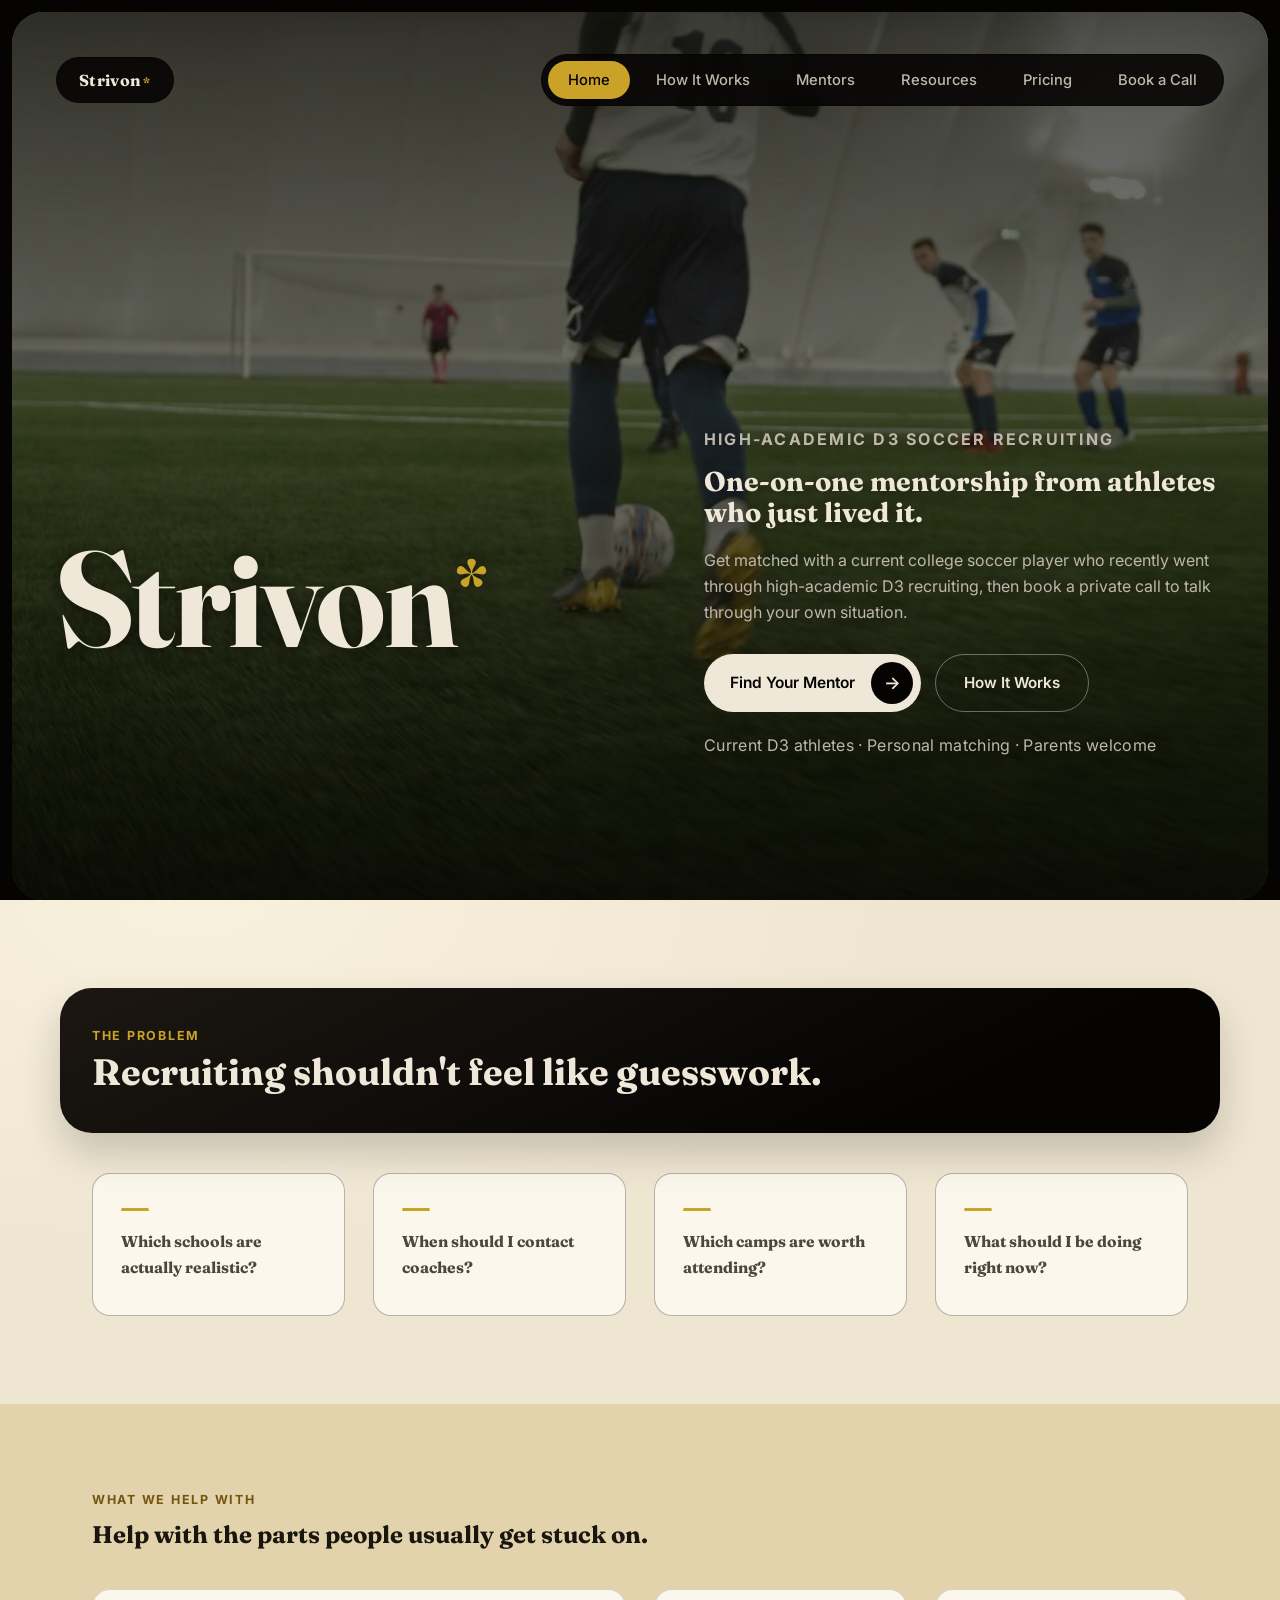
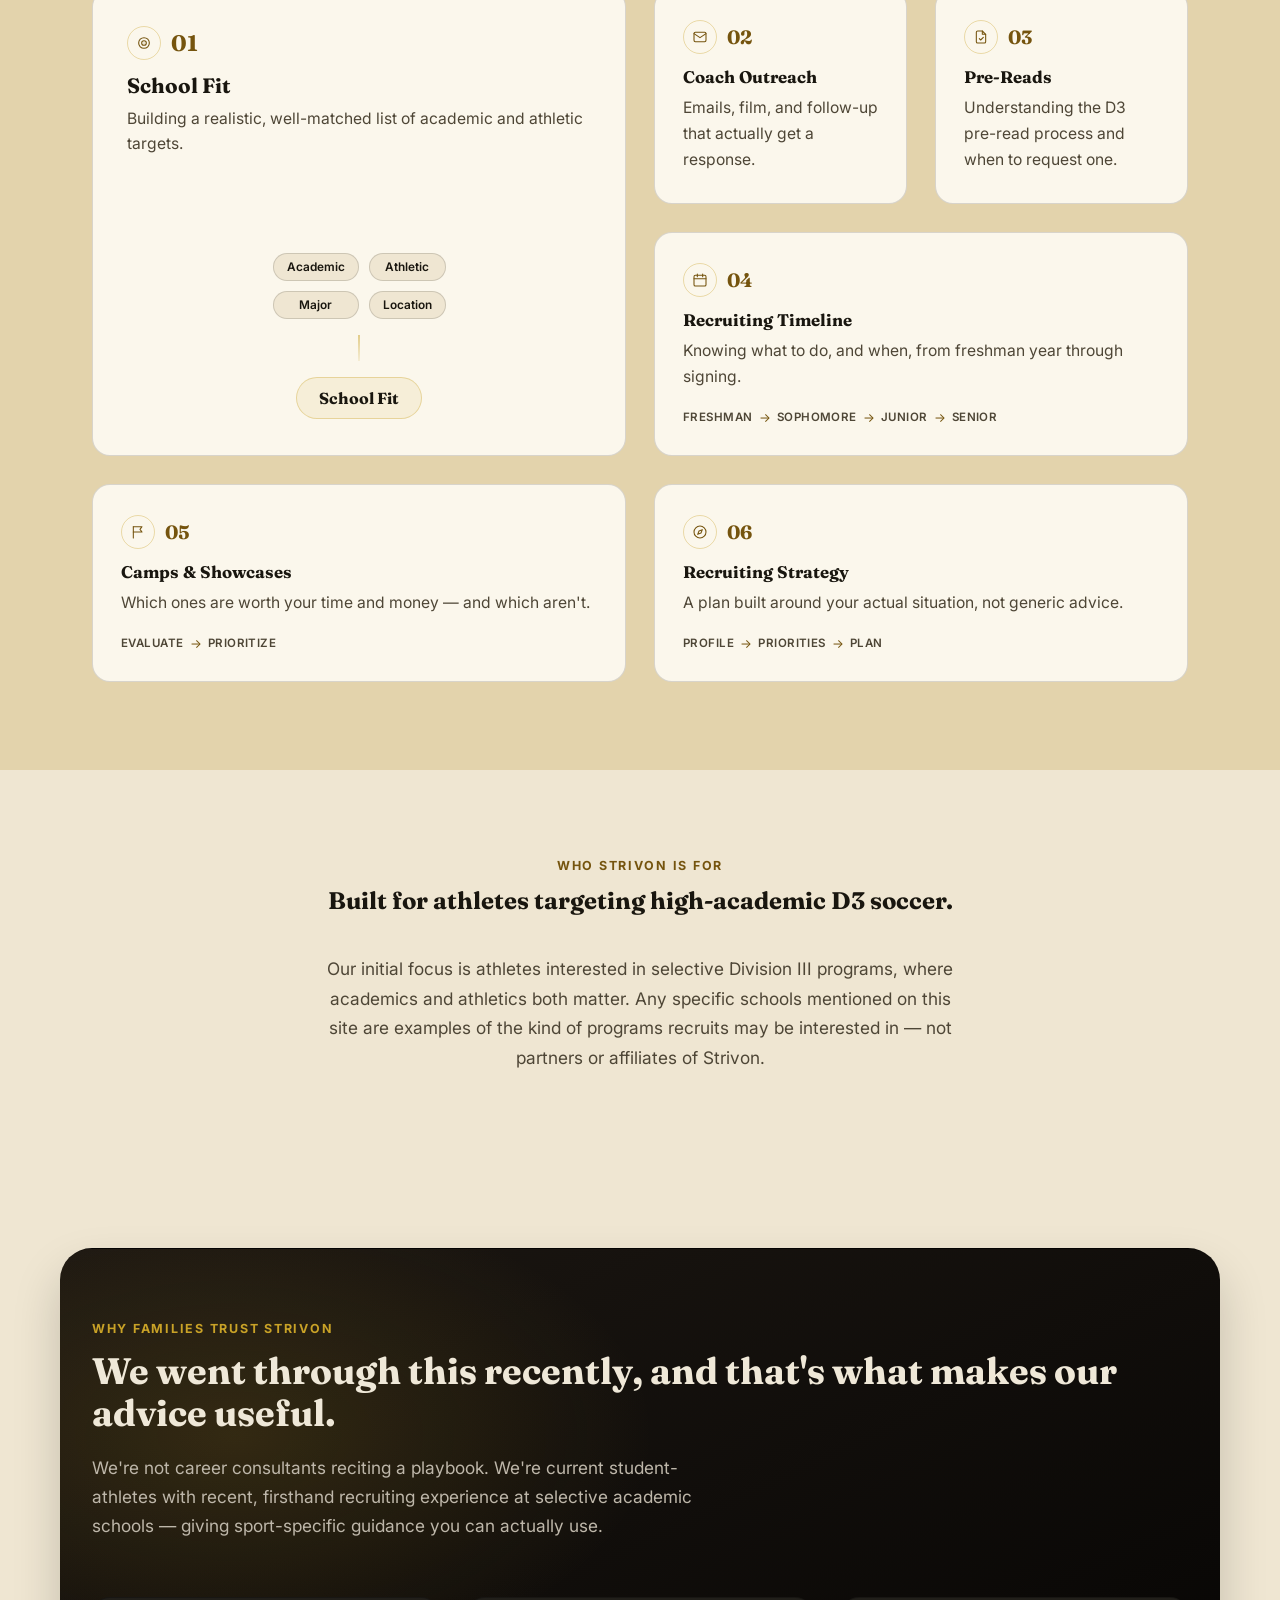
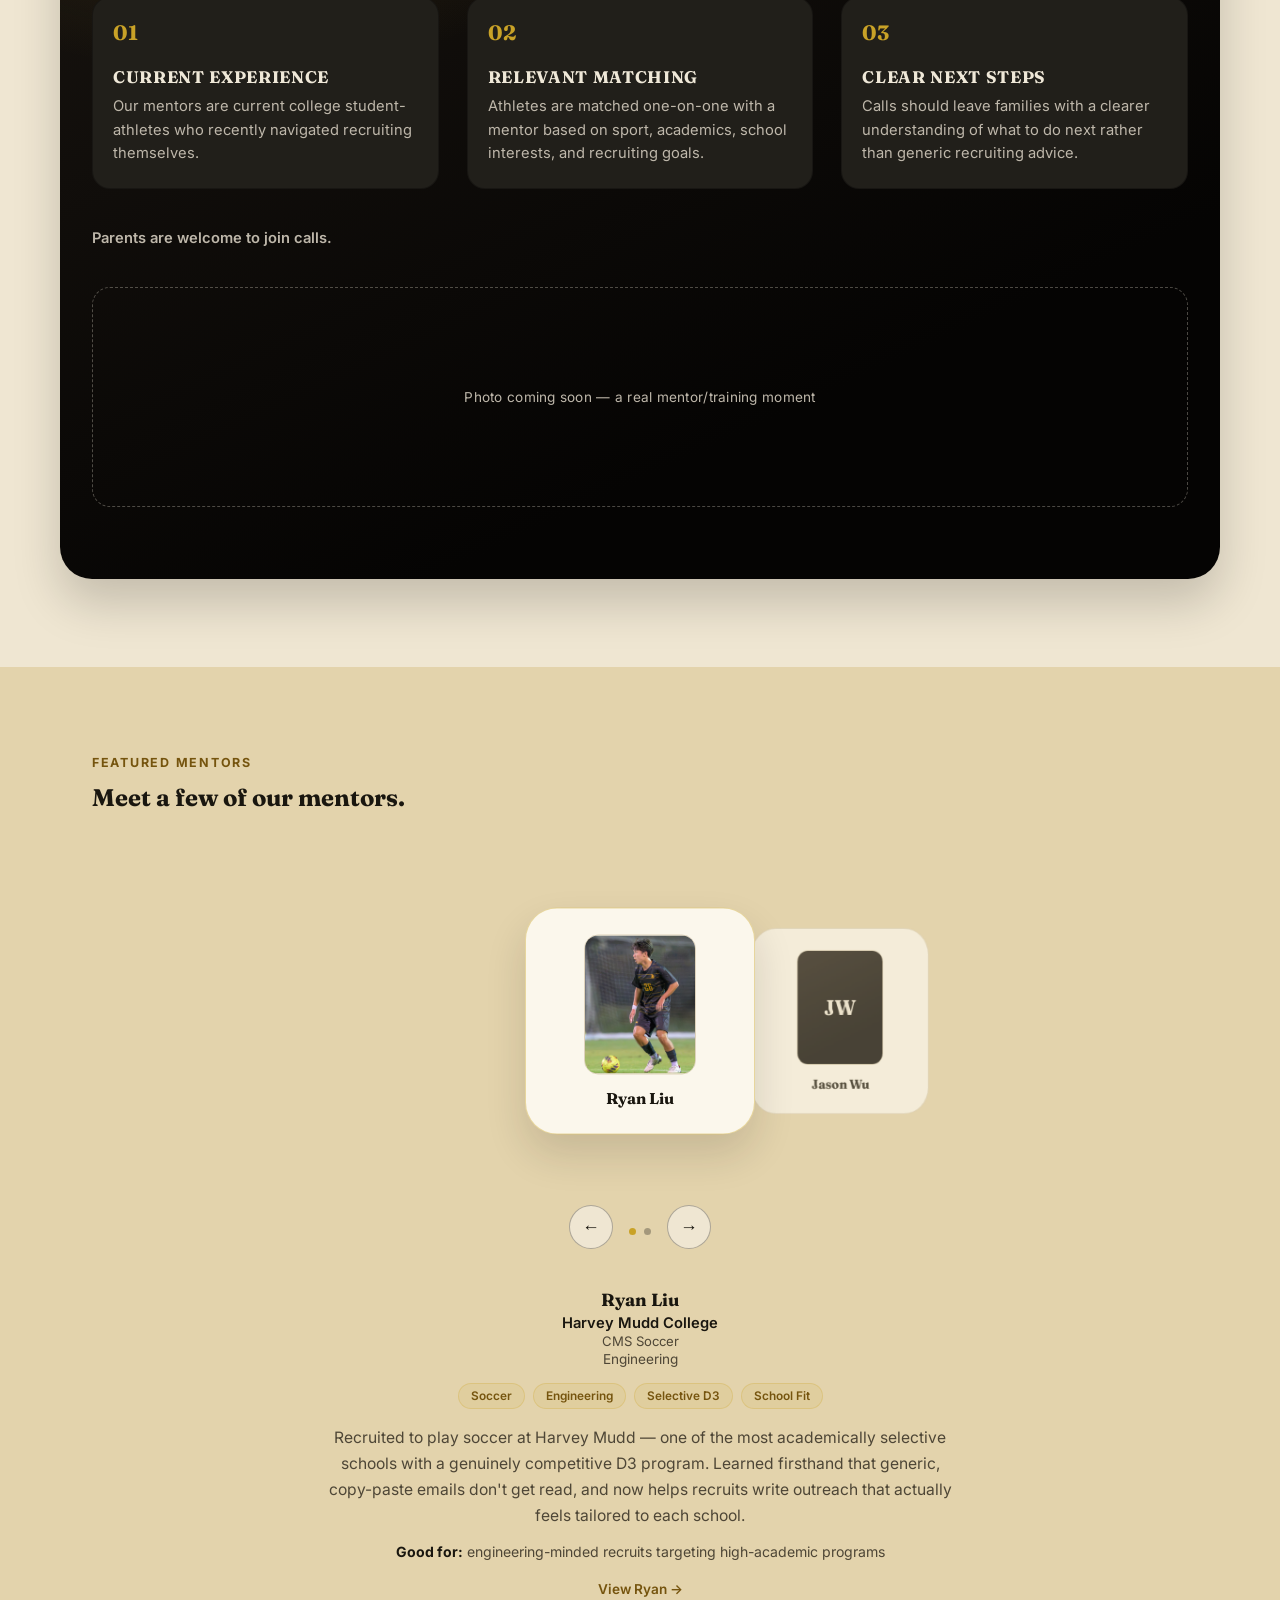
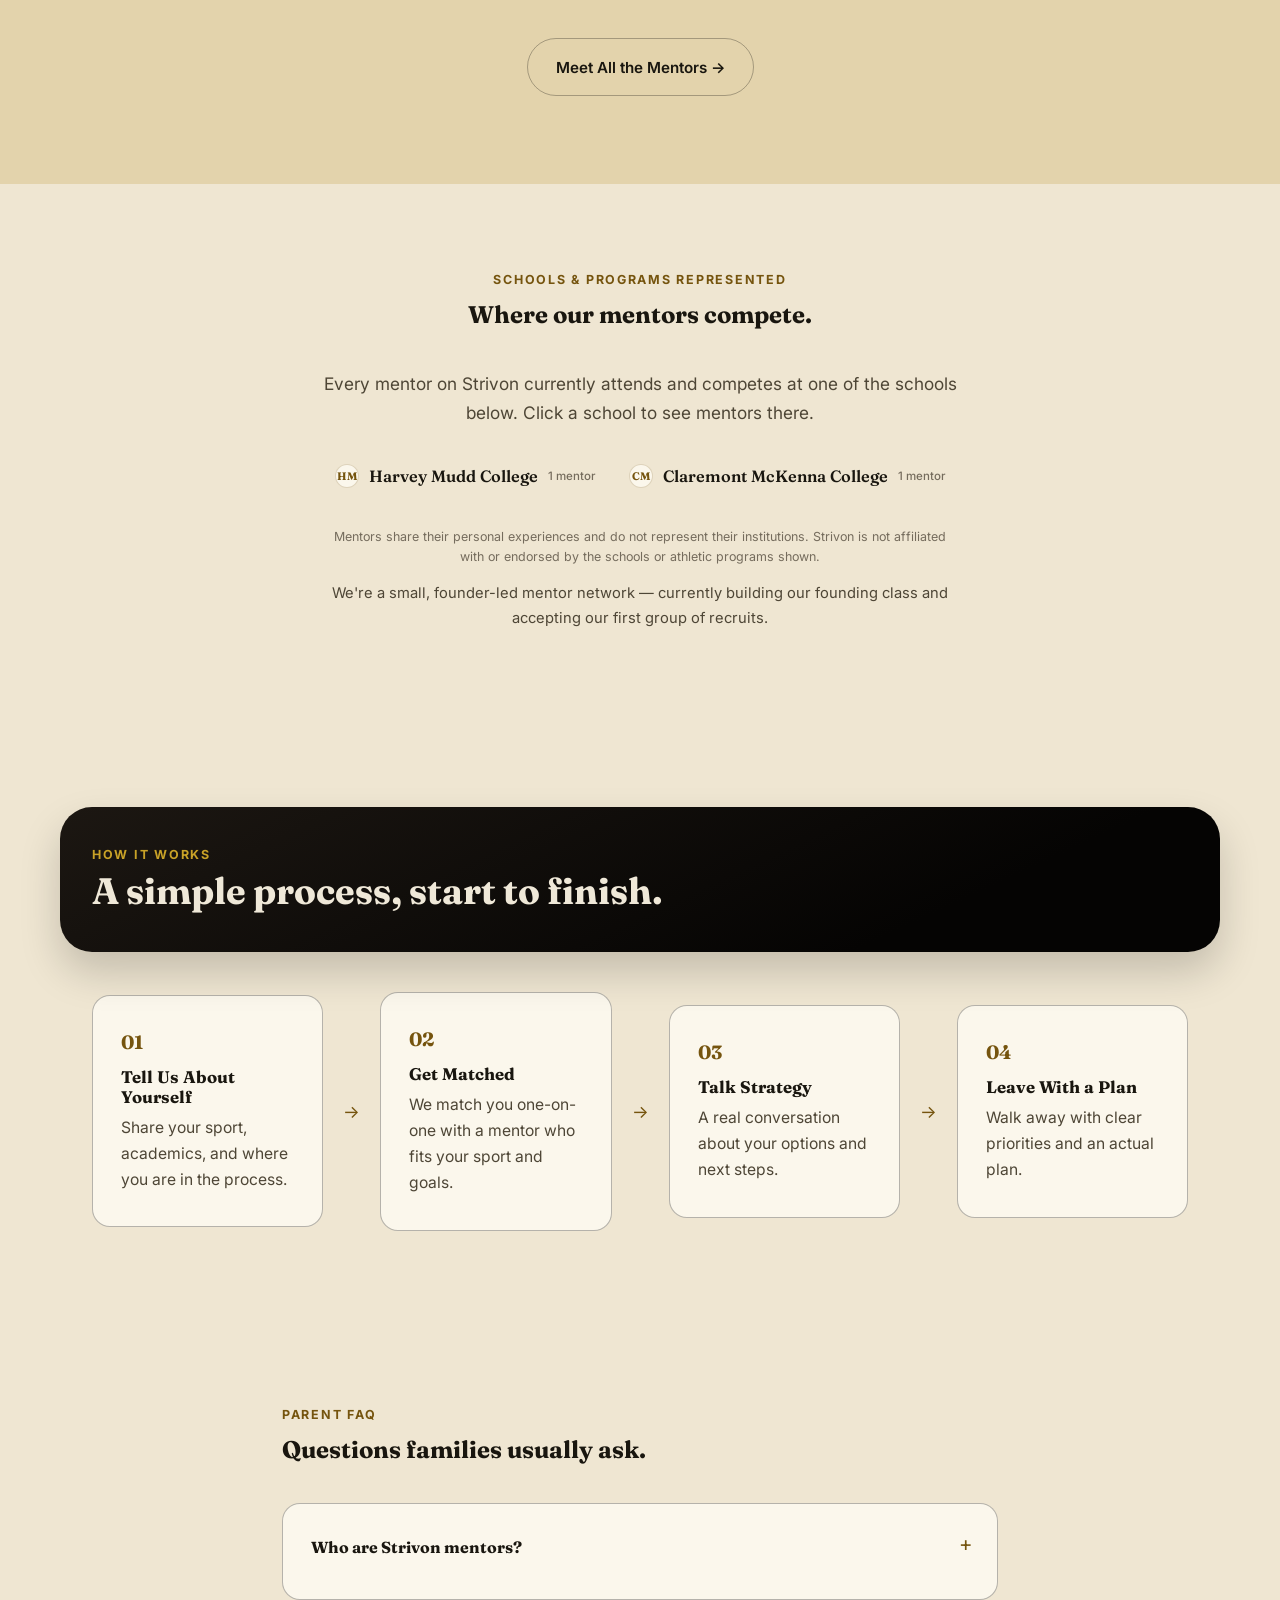
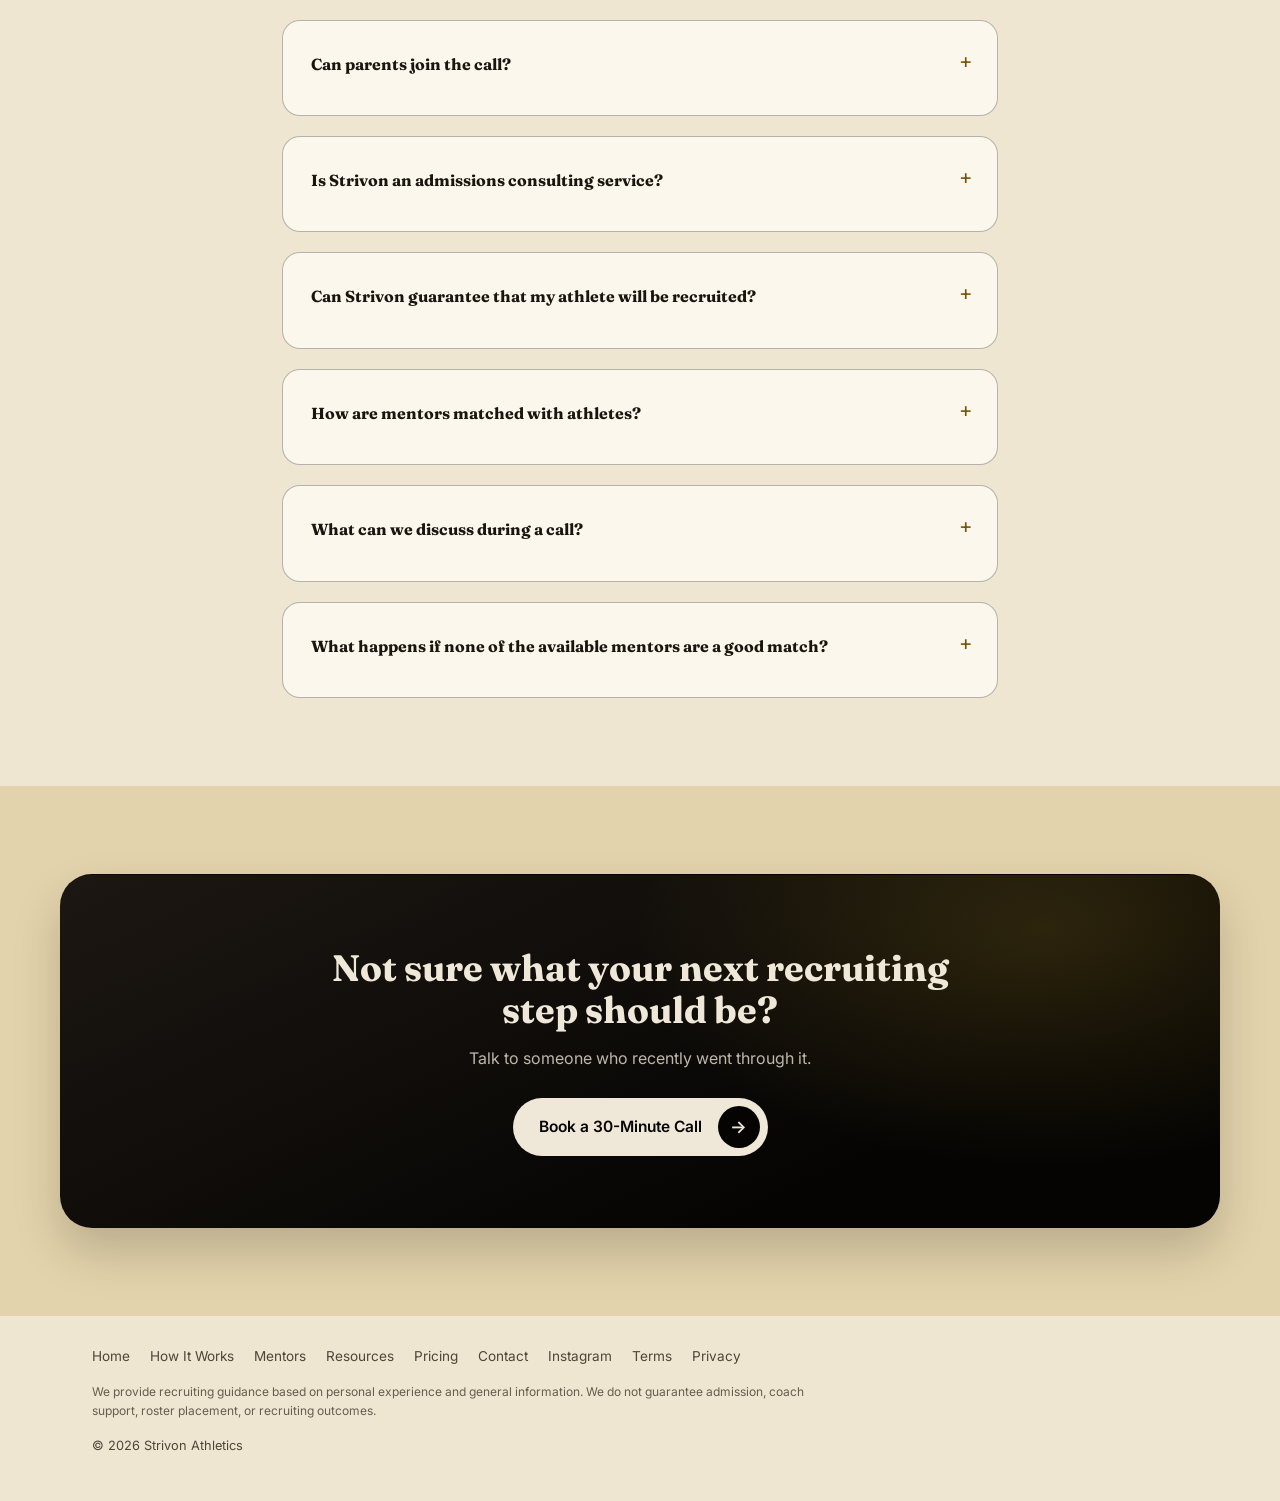
<file: index.html>
<!DOCTYPE html>
<html lang="en">
<head>
<meta charset="UTF-8">
<meta name="viewport" content="width=device-width, initial-scale=1.0">
<title>Strivon Athletics | One-on-One D3 Soccer Recruiting Mentorship</title>
<meta name="description" content="Strivon Athletics matches high school soccer recruits with current college athletes for one-on-one recruiting mentorship — real students who recently went through high-academic D3 recruiting themselves.">
<link rel="preconnect" href="https://fonts.googleapis.com">
<link rel="preconnect" href="https://fonts.gstatic.com" crossorigin>
<link href="https://fonts.googleapis.com/css2?family=Fraunces:opsz,wght@9..144,500;9..144,600;9..144,700;9..144,800&family=Inter:wght@400;500;600;700&display=swap" rel="stylesheet">
<link rel="stylesheet" href="style.css">
</head>
<body>

<section id="home" class="launch-hero">

  <video class="hero-video" autoplay muted loop playsinline preload="auto" poster="assets/images/hero-soccer-poster.jpg" aria-hidden="true">
    <source src="assets/video/hero-soccer.mp4" type="video/mp4">
  </video>

  <nav class="floating-nav">
    <a href="index.html" class="nav-logo">Strivon<sup>*</sup></a>
    <button class="nav-toggle" id="navToggle" aria-label="Toggle navigation">
      <span></span><span></span><span></span>
    </button>
    <div class="tabs" id="tabs">
      <a href="index.html" class="tab-link active">Home</a>
      <a href="how-it-works.html" class="tab-link">How It Works</a>
      <a href="advisors.html" class="tab-link">Mentors</a>
      <a href="resources.html" class="tab-link">Resources</a>
      <a href="pricing.html" class="tab-link">Pricing</a>
      <a href="book-a-call.html" class="tab-link">Book a Call</a>
    </div>
  </nav>

  <div class="hero-content">
    <h1 class="wordmark hero-reveal hero-reveal-1">Strivon<sup>*</sup></h1>
    <div class="hero-side">
      <p class="hero-eyebrow hero-reveal hero-reveal-2">High-Academic D3 Soccer Recruiting</p>
      <h2 class="hero-headline hero-reveal hero-reveal-2">One-on-one mentorship from athletes who just lived it.</h2>
      <p class="hero-reveal hero-reveal-3">Get matched with a current college soccer player who recently went through high-academic D3 recruiting, then book a private call to talk through your own situation.</p>
      <div class="hero-actions hero-reveal hero-reveal-4">
        <a href="book-a-call.html" class="btn-pill">
          <span>Find Your Mentor</span>
          <span class="arrow-circle">&rarr;</span>
        </a>
        <a href="how-it-works.html" class="btn-pill-outline">How It Works</a>
      </div>
      <p class="hero-trust-line hero-reveal hero-reveal-4">Current D3 athletes &middot; Personal matching &middot; Parents welcome</p>
    </div>
  </div>

</section>

<main class="home-content">

  <!-- 2. The Problem -->
  <section class="section">
    <div class="section-banner">
      <p class="eyebrow">The Problem</p>
      <h2>Recruiting shouldn't feel like guesswork.</h2>
    </div>

    <div class="section-inner">
      <div class="tile-grid">
        <div class="tile problem-tile"><span class="problem-accent"></span><p class="tile-question">Which schools are actually realistic?</p></div>
        <div class="tile problem-tile"><span class="problem-accent"></span><p class="tile-question">When should I contact coaches?</p></div>
        <div class="tile problem-tile"><span class="problem-accent"></span><p class="tile-question">Which camps are worth attending?</p></div>
        <div class="tile problem-tile"><span class="problem-accent"></span><p class="tile-question">What should I be doing right now?</p></div>
      </div>
    </div>
  </section>

  <!-- 3. What We Help With -->
  <section class="section panel-bg-section">
    <div class="section-inner">
      <p class="eyebrow">What We Help With</p>
      <h2>Help with the parts people usually get stuck on.</h2>

      <div class="bento-grid">

        <div class="bento-card bento-fit">
          <div>
            <div class="bento-card-mark">
              <span class="bento-icon" aria-hidden="true">
                <svg viewBox="0 0 24 24" fill="none" stroke="currentColor" stroke-width="1.6" stroke-linecap="round" stroke-linejoin="round"><circle cx="12" cy="12" r="8"/><circle cx="12" cy="12" r="3.5"/><circle cx="12" cy="12" r="0.6" fill="currentColor" stroke="none"/></svg>
              </span>
              <span class="tile-num">01</span>
            </div>
            <h3>School Fit</h3>
            <p>Building a realistic, well-matched list of academic and athletic targets.</p>
          </div>
          <div class="fit-model">
            <div class="fit-inputs">
              <span class="bento-tag">Academic</span>
              <span class="bento-tag">Athletic</span>
              <span class="bento-tag">Major</span>
              <span class="bento-tag">Location</span>
            </div>
            <span class="fit-connector" aria-hidden="true"></span>
            <span class="fit-result">School Fit</span>
          </div>
        </div>

        <div class="bento-card bento-outreach">
          <div class="bento-card-mark">
            <span class="bento-icon" aria-hidden="true">
              <svg viewBox="0 0 24 24" fill="none" stroke="currentColor" stroke-width="1.6" stroke-linecap="round" stroke-linejoin="round"><rect x="3" y="5" width="18" height="14" rx="2"></rect><path d="M3 7l9 6 9-6"/></svg>
            </span>
            <span class="tile-num">02</span>
          </div>
          <h3>Coach Outreach</h3>
          <p>Emails, film, and follow-up that actually get a response.</p>
        </div>

        <div class="bento-card bento-prereads">
          <div class="bento-card-mark">
            <span class="bento-icon" aria-hidden="true">
              <svg viewBox="0 0 24 24" fill="none" stroke="currentColor" stroke-width="1.6" stroke-linecap="round" stroke-linejoin="round"><path d="M14 3H7a2 2 0 0 0-2 2v14a2 2 0 0 0 2 2h10a2 2 0 0 0 2-2V8z"/><path d="M14 3v5h5"/><path d="M9.5 14.5l2 2 4-4"/></svg>
            </span>
            <span class="tile-num">03</span>
          </div>
          <h3>Pre-Reads</h3>
          <p>Understanding the D3 pre-read process and when to request one.</p>
        </div>

        <div class="bento-card bento-timeline">
          <div class="bento-card-mark">
            <span class="bento-icon" aria-hidden="true">
              <svg viewBox="0 0 24 24" fill="none" stroke="currentColor" stroke-width="1.6" stroke-linecap="round" stroke-linejoin="round"><rect x="3" y="5" width="18" height="16" rx="2"/><path d="M16 3v4M8 3v4M3 10h18"/></svg>
            </span>
            <span class="tile-num">04</span>
          </div>
          <h3>Recruiting Timeline</h3>
          <p>Knowing what to do, and when, from freshman year through signing.</p>
          <div class="bento-flow">
            <span class="bento-flow-step">Freshman</span>
            <span class="bento-flow-arrow">&rarr;</span>
            <span class="bento-flow-step">Sophomore</span>
            <span class="bento-flow-arrow">&rarr;</span>
            <span class="bento-flow-step">Junior</span>
            <span class="bento-flow-arrow">&rarr;</span>
            <span class="bento-flow-step">Senior</span>
          </div>
        </div>

        <div class="bento-card bento-camps">
          <div class="bento-card-mark">
            <span class="bento-icon" aria-hidden="true">
              <svg viewBox="0 0 24 24" fill="none" stroke="currentColor" stroke-width="1.6" stroke-linecap="round" stroke-linejoin="round"><path d="M5 21V4"/><path d="M5 4h13l-3 4 3 4H5"/></svg>
            </span>
            <span class="tile-num">05</span>
          </div>
          <h3>Camps &amp; Showcases</h3>
          <p>Which ones are worth your time and money &mdash; and which aren't.</p>
          <div class="bento-flow">
            <span class="bento-flow-step">Evaluate</span>
            <span class="bento-flow-arrow">&rarr;</span>
            <span class="bento-flow-step">Prioritize</span>
          </div>
        </div>

        <div class="bento-card bento-strategy">
          <div class="bento-card-mark">
            <span class="bento-icon" aria-hidden="true">
              <svg viewBox="0 0 24 24" fill="none" stroke="currentColor" stroke-width="1.6" stroke-linecap="round" stroke-linejoin="round"><circle cx="12" cy="12" r="9"/><path d="M15.5 8.5l-2 5-5 2 2-5z"/></svg>
            </span>
            <span class="tile-num">06</span>
          </div>
          <h3>Recruiting Strategy</h3>
          <p>A plan built around your actual situation, not generic advice.</p>
          <div class="bento-flow">
            <span class="bento-flow-step">Profile</span>
            <span class="bento-flow-arrow">&rarr;</span>
            <span class="bento-flow-step">Priorities</span>
            <span class="bento-flow-arrow">&rarr;</span>
            <span class="bento-flow-step">Plan</span>
          </div>
        </div>

      </div>
    </div>
  </section>

  <!-- 3b. Who It's For -->
  <section class="section">
    <div class="section-inner narrow" style="text-align: center;">
      <p class="eyebrow">Who Strivon Is For</p>
      <h2>Built for athletes targeting high-academic D3 soccer.</h2>
      <p class="lead" style="margin-left: auto; margin-right: auto;">Our initial focus is athletes interested in selective Division III programs, where academics and athletics both matter. Any specific schools mentioned on this site are examples of the kind of programs recruits may be interested in &mdash; not partners or affiliates of Strivon.</p>
    </div>
  </section>

  <!-- 4. Parent Trust -->
  <section class="section">
    <div class="network-card">
      <p class="eyebrow">Why Families Trust Strivon</p>
      <h2>We went through this recently, and that's what makes our advice useful.</h2>
      <p class="lead">We're not career consultants reciting a playbook. We're current student-athletes with recent, firsthand recruiting experience at selective academic schools &mdash; giving sport-specific guidance you can actually use.</p>

      <div class="trust-grid">
        <div class="trust-item">
          <div class="trust-item-num">01</div>
          <h4>Current Experience</h4>
          <p>Our mentors are current college student-athletes who recently navigated recruiting themselves.</p>
        </div>
        <div class="trust-item">
          <div class="trust-item-num">02</div>
          <h4>Relevant Matching</h4>
          <p>Athletes are matched one-on-one with a mentor based on sport, academics, school interests, and recruiting goals.</p>
        </div>
        <div class="trust-item">
          <div class="trust-item-num">03</div>
          <h4>Clear Next Steps</h4>
          <p>Calls should leave families with a clearer understanding of what to do next rather than generic recruiting advice.</p>
        </div>
      </div>

      <p class="trust-note">Parents are welcome to join calls.</p>

      <div class="photo-placeholder">Photo coming soon &mdash; a real mentor/training moment</div>
    </div>
  </section>

  <!-- 5. Featured Advisors -->
  <section class="section panel-bg-section">
    <div class="section-inner">
      <p class="eyebrow">Featured Mentors</p>
      <h2>Meet a few of our mentors.</h2>

      <div class="advisor-coverflow" data-advisor-coverflow tabindex="0" role="region" aria-roledescription="carousel" aria-label="Featured mentors">
        <div class="coverflow-viewport">
          <div class="coverflow-track" data-coverflow-track></div>
        </div>

        <div class="carousel-wrap coverflow-nav">
          <button type="button" class="carousel-arrow coverflow-prev" aria-label="Previous mentor">&larr;</button>
          <div class="carousel-dots" data-coverflow-dots></div>
          <button type="button" class="carousel-arrow coverflow-next" aria-label="Next mentor">&rarr;</button>
        </div>

        <div class="coverflow-profile" data-coverflow-profile></div>
      </div>

      <div class="section-cta">
        <a href="advisors.html" class="btn-pill-outline-dark">Meet All the Mentors &rarr;</a>
      </div>
    </div>
  </section>

  <!-- 5b. Schools & Programs Represented -->
  <section class="section">
    <div class="section-inner narrow" style="text-align: center;">
      <p class="eyebrow">Schools &amp; Programs Represented</p>
      <h2>Where our mentors compete.</h2>
      <p class="lead" style="margin-left: auto; margin-right: auto;">Every mentor on Strivon currently attends and competes at one of the schools below. Click a school to see mentors there.</p>
    </div>

    <div class="program-row" data-program-row></div>

    <div class="section-inner narrow" style="text-align: center;">
      <p class="program-disclaimer">Mentors share their personal experiences and do not represent their institutions. Strivon is not affiliated with or endorsed by the schools or athletic programs shown.</p>
      <p class="lead" style="margin-left: auto; margin-right: auto; font-size: 0.92rem; margin-top: var(--space-2);">We're a small, founder-led mentor network &mdash; currently building our founding class and accepting our first group of recruits.</p>
    </div>
  </section>

  <!-- 6. How It Works -->
  <section class="section">
    <div class="section-banner">
      <p class="eyebrow">How It Works</p>
      <h2>A simple process, start to finish.</h2>
    </div>

    <div class="section-inner">
      <div class="steps-row">
        <div class="tile">
          <div class="tile-num">01</div>
          <h3>Tell Us About Yourself</h3>
          <p>Share your sport, academics, and where you are in the process.</p>
        </div>
        <span class="step-arrow">&rarr;</span>
        <div class="tile">
          <div class="tile-num">02</div>
          <h3>Get Matched</h3>
          <p>We match you one-on-one with a mentor who fits your sport and goals.</p>
        </div>
        <span class="step-arrow">&rarr;</span>
        <div class="tile">
          <div class="tile-num">03</div>
          <h3>Talk Strategy</h3>
          <p>A real conversation about your options and next steps.</p>
        </div>
        <span class="step-arrow">&rarr;</span>
        <div class="tile">
          <div class="tile-num">04</div>
          <h3>Leave With a Plan</h3>
          <p>Walk away with clear priorities and an actual plan.</p>
        </div>
      </div>
    </div>
  </section>

  <!-- 6b. Parent FAQ -->
  <section class="section">
    <div class="section-inner narrow">
      <p class="eyebrow">Parent FAQ</p>
      <h2>Questions families usually ask.</h2>

      <div class="faq-list" style="margin-top: var(--space-5);">
        <div class="tile" data-expandable>
          <span class="tile-icon">+</span>
          <h3>Who are Strivon mentors?</h3>
          <div class="tile-detail"><p>Current college student-athletes who recently went through recruiting themselves. They share firsthand experience, not professional admissions advice.</p></div>
        </div>
        <div class="tile" data-expandable>
          <span class="tile-icon">+</span>
          <h3>Can parents join the call?</h3>
          <div class="tile-detail"><p>Yes &mdash; parents are welcome on every call. You can choose who's attending when you book.</p></div>
        </div>
        <div class="tile" data-expandable>
          <span class="tile-icon">+</span>
          <h3>Is Strivon an admissions consulting service?</h3>
          <div class="tile-detail"><p>No. Mentors share their own recruiting experience and guidance &mdash; they are not admissions officers and don't make or influence admissions decisions.</p></div>
        </div>
        <div class="tile" data-expandable>
          <span class="tile-icon">+</span>
          <h3>Can Strivon guarantee that my athlete will be recruited?</h3>
          <div class="tile-detail"><p>No. We don't guarantee admission, coach interest, roster spots, or pre-read results &mdash; we provide guidance based on personal experience and general information.</p></div>
        </div>
        <div class="tile" data-expandable>
          <span class="tile-icon">+</span>
          <h3>How are mentors matched with athletes?</h3>
          <div class="tile-detail"><p>Based on a short intake &mdash; sport, academics, school interests, and what you want help with &mdash; scored against each mentor's own background. You can also browse the full roster and choose yourself.</p></div>
        </div>
        <div class="tile" data-expandable>
          <span class="tile-icon">+</span>
          <h3>What can we discuss during a call?</h3>
          <div class="tile-detail"><p>School fit, coach outreach, camps, pre-reads, recruiting timeline, and whatever questions are on your mind &mdash; the goal is to leave with clear next steps.</p></div>
        </div>
        <div class="tile" data-expandable>
          <span class="tile-icon">+</span>
          <h3>What happens if none of the available mentors are a good match?</h3>
          <div class="tile-detail"><p>Reach out to us directly and we'll help point you to the closest fit, or let you know honestly if we don't have a good match yet.</p></div>
        </div>
      </div>
    </div>
  </section>

  <!-- 7. Final CTA -->
  <section class="section panel-bg-section">
    <div class="mission-card cta-banner">
      <h2>Not sure what your next recruiting step should be?</h2>
      <p>Talk to someone who recently went through it.</p>
      <a href="book-a-call.html" class="btn-pill">
        <span>Book a 30-Minute Call</span>
        <span class="arrow-circle">&rarr;</span>
      </a>
    </div>
  </section>

</main>

<footer class="site-footer">
  <div class="footer-inner">
    <nav class="footer-nav">
      <a href="index.html">Home</a>
      <a href="how-it-works.html">How It Works</a>
      <a href="advisors.html">Mentors</a>
      <a href="resources.html">Resources</a>
      <a href="pricing.html">Pricing</a>
      <a href="contact.html">Contact</a>
      <a href="https://instagram.com/strivonathletics" target="_blank" rel="noopener">Instagram</a>
      <a href="terms.html">Terms</a>
      <a href="privacy.html">Privacy</a>
    </nav>
    <p class="footer-disclaimer">We provide recruiting guidance based on personal experience and general information. We do not guarantee admission, coach support, roster placement, or recruiting outcomes.</p>
    <span class="footer-copy">&copy; 2026 Strivon Athletics</span>
  </div>
</footer>

<script src="advisors-data.js"></script>
<script src="script.js"></script>
</body>
</html>
</file>
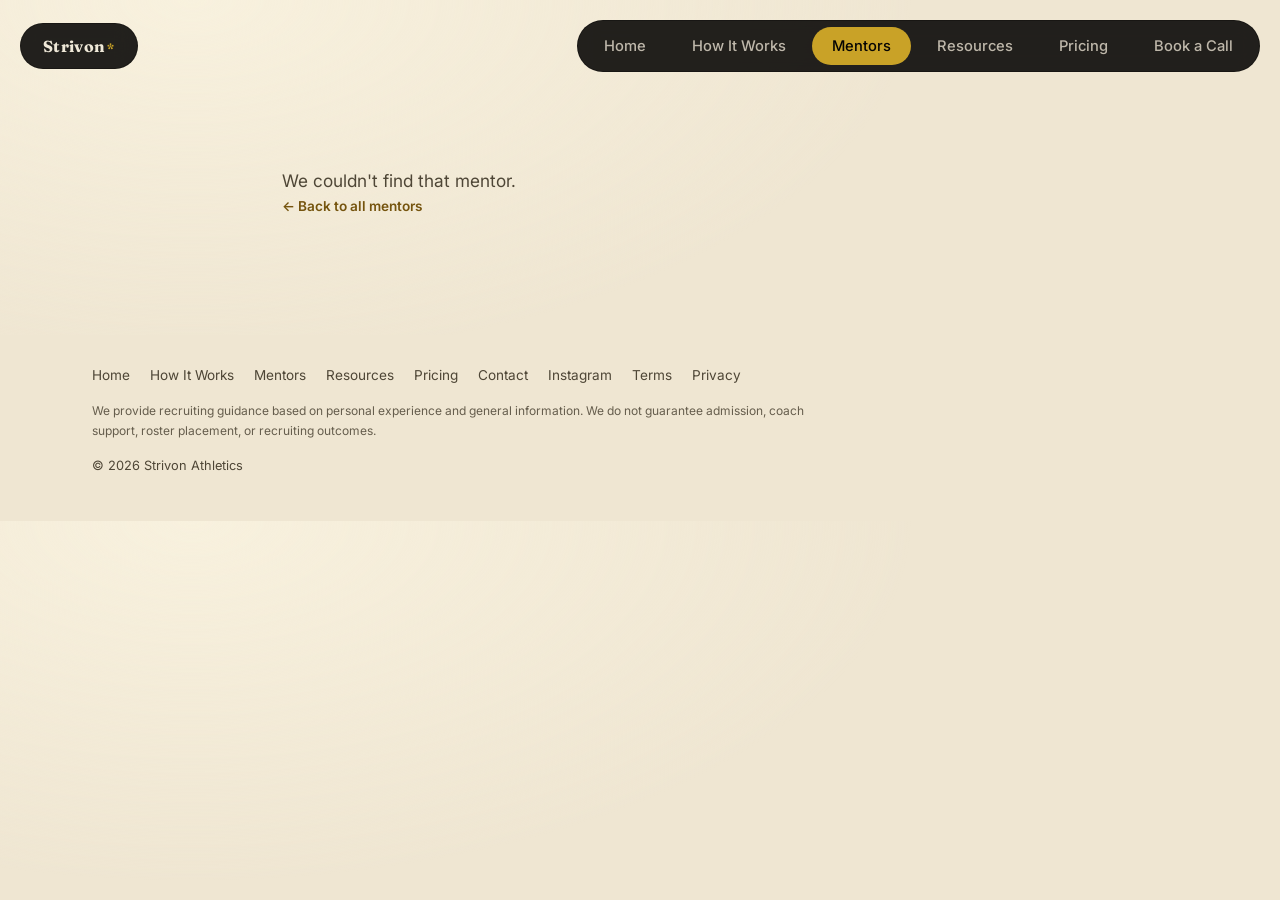
<file: advisor.html>
<!DOCTYPE html>
<html lang="en">
<head>
<meta charset="UTF-8">
<meta name="viewport" content="width=device-width, initial-scale=1.0">
<title>Mentor Profile | Strivon Athletics</title>
<meta name="description" content="Meet a Strivon Athletics mentor and book a private one-on-one recruiting call.">
<meta name="robots" content="noindex">
<link rel="preconnect" href="https://fonts.googleapis.com">
<link rel="preconnect" href="https://fonts.gstatic.com" crossorigin>
<link href="https://fonts.googleapis.com/css2?family=Fraunces:opsz,wght@9..144,500;9..144,600;9..144,700;9..144,800&family=Inter:wght@400;500;600;700&display=swap" rel="stylesheet">
<link rel="stylesheet" href="style.css">
</head>
<body>

<nav class="floating-nav">
  <a href="index.html" class="nav-logo">Strivon<sup>*</sup></a>
  <button class="nav-toggle" id="navToggle" aria-label="Toggle navigation">
    <span></span><span></span><span></span>
  </button>
  <div class="tabs" id="tabs">
    <a href="index.html" class="tab-link">Home</a>
    <a href="how-it-works.html" class="tab-link">How It Works</a>
    <a href="advisors.html" class="tab-link active">Mentors</a>
    <a href="resources.html" class="tab-link">Resources</a>
    <a href="pricing.html" class="tab-link">Pricing</a>
    <a href="book-a-call.html" class="tab-link">Book a Call</a>
  </div>
</nav>

<main class="page-content">

  <section class="section">
    <div class="section-inner narrow">
      <div class="advisor-profile" data-advisor-profile>
        <p class="card-hint">Loading mentor profile&hellip;</p>
      </div>
    </div>
  </section>

</main>

<footer class="site-footer">
  <div class="footer-inner">
    <nav class="footer-nav">
      <a href="index.html">Home</a>
      <a href="how-it-works.html">How It Works</a>
      <a href="advisors.html">Mentors</a>
      <a href="resources.html">Resources</a>
      <a href="pricing.html">Pricing</a>
      <a href="contact.html">Contact</a>
      <a href="https://instagram.com/strivonathletics" target="_blank" rel="noopener">Instagram</a>
      <a href="terms.html">Terms</a>
      <a href="privacy.html">Privacy</a>
    </nav>
    <p class="footer-disclaimer">We provide recruiting guidance based on personal experience and general information. We do not guarantee admission, coach support, roster placement, or recruiting outcomes.</p>
    <span class="footer-copy">&copy; 2026 Strivon Athletics</span>
  </div>
</footer>

<script src="advisors-data.js"></script>
<script src="script.js"></script>
</body>
</html>
</file>
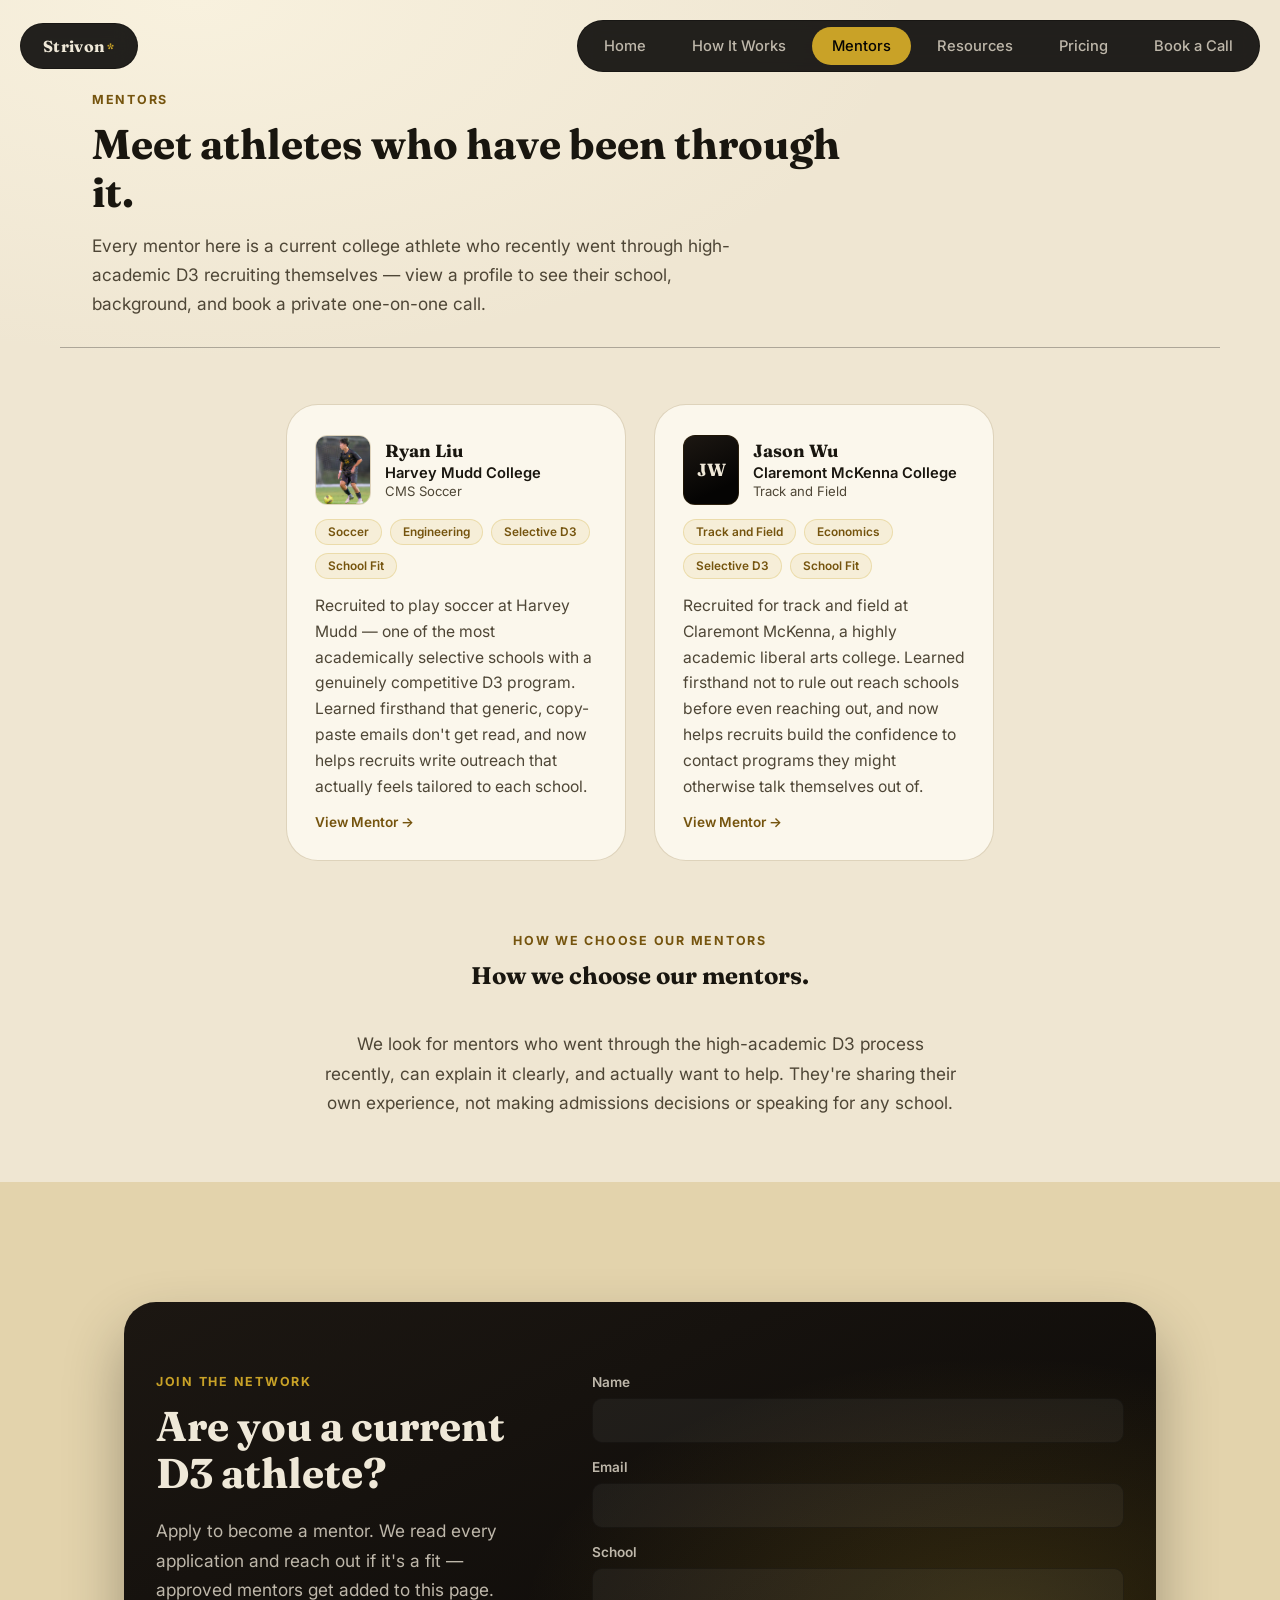
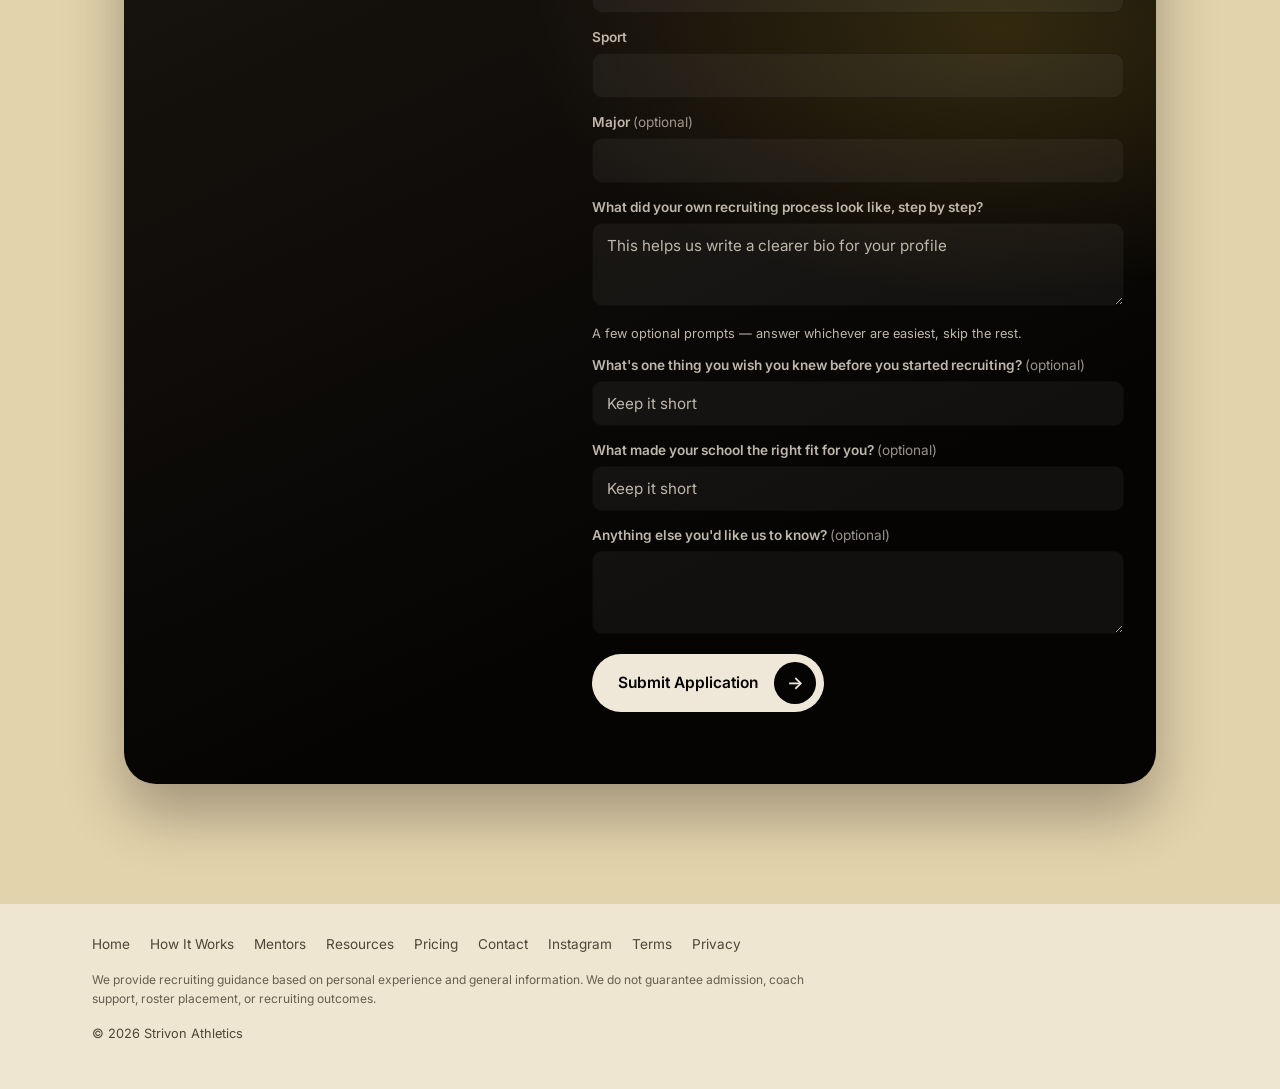
<file: advisors.html>
<!DOCTYPE html>
<html lang="en">
<head>
<meta charset="UTF-8">
<meta name="viewport" content="width=device-width, initial-scale=1.0">
<title>Mentors | Strivon Athletics</title>
<meta name="description" content="Meet the current D3 student-athletes who mentor Strivon Athletics recruits one-on-one.">
<link rel="preconnect" href="https://fonts.googleapis.com">
<link rel="preconnect" href="https://fonts.gstatic.com" crossorigin>
<link href="https://fonts.googleapis.com/css2?family=Fraunces:opsz,wght@9..144,500;9..144,600;9..144,700;9..144,800&family=Inter:wght@400;500;600;700&display=swap" rel="stylesheet">
<link rel="stylesheet" href="style.css">
</head>
<body>

<nav class="floating-nav">
  <a href="index.html" class="nav-logo">Strivon<sup>*</sup></a>
  <button class="nav-toggle" id="navToggle" aria-label="Toggle navigation">
    <span></span><span></span><span></span>
  </button>
  <div class="tabs" id="tabs">
    <a href="index.html" class="tab-link">Home</a>
    <a href="how-it-works.html" class="tab-link">How It Works</a>
    <a href="advisors.html" class="tab-link active">Mentors</a>
    <a href="resources.html" class="tab-link">Resources</a>
    <a href="pricing.html" class="tab-link">Pricing</a>
    <a href="book-a-call.html" class="tab-link">Book a Call</a>
  </div>
</nav>

<main class="page-content">

  <div class="editorial-header">
    <p class="eyebrow">Mentors</p>
    <h2>Meet athletes who have been through it.</h2>
    <p class="lead">Every mentor here is a current college athlete who recently went through high-academic D3 recruiting themselves &mdash; view a profile to see their school, background, and book a private one-on-one call.</p>
  </div>

  <section class="section" style="padding-top: 0; padding-bottom: 64px;">
    <div class="section-inner">
      <p class="filter-banner" data-school-filter-banner hidden></p>
      <div class="advisor-grid" data-advisor-grid></div>

      <!-- How We Choose Our Mentors -->
      <div class="section-inner narrow" style="text-align: center; padding: 0; margin-top: var(--space-7);">
        <p class="eyebrow">How We Choose Our Mentors</p>
        <h2>How we choose our mentors.</h2>
        <p class="lead" style="margin-left: auto; margin-right: auto;">We look for mentors who went through the high-academic D3 process recently, can explain it clearly, and actually want to help. They're sharing their own experience, not making admissions decisions or speaking for any school.</p>
      </div>
    </div>
  </section>

  <!-- Mentor application -->
  <section class="section panel-bg-section">
    <div class="section-inner">
      <div class="contact-card" style="grid-template-columns: 1fr 1.4fr;">
        <div>
          <p class="eyebrow">Join the Network</p>
          <h2>Are you a current D3 athlete?</h2>
          <p class="lead">Apply to become a mentor. We read every application and reach out if it's a fit &mdash; approved mentors get added to this page.</p>
        </div>

        <!--
          Submits directly into the "Strivon Athletics – Advisor Application"
          Google Form's response Sheet, without sending the applicant to
          Google's page. If you ever recreate the Google Form, these
          entry.XXXXXXXXX values and the action URL will need to be updated
          to match (ask Claude — same process as before).
        -->
        <form id="advisorForm" class="contact-form"
              action="https://docs.google.com/forms/d/e/1FAIpQLScVVh-zs8g6YGrSRFbgUZoMnAi-VLyRtGmROhRV54614l3yYg/formResponse"
              method="POST" target="hidden_iframe">
          <label>
            Name
            <input type="text" name="entry.1667262393" required>
          </label>
          <label>
            Email
            <input type="email" name="entry.363040003" required>
          </label>
          <label>
            School
            <input type="text" name="entry.542906988" required>
          </label>
          <label>
            Sport
            <input type="text" name="entry.1342427231" required>
          </label>
          <label>
            <span>Major <span class="field-optional">(optional)</span></span>
            <input type="text" name="entry.668756689">
          </label>
          <label>
            What did your own recruiting process look like, step by step?
            <textarea name="entry.367402293" rows="3" placeholder="This helps us write a clearer bio for your profile" required></textarea>
          </label>

          <p class="field-group-note">A few optional prompts &mdash; answer whichever are easiest, skip the rest.</p>

          <label>
            <span>What's one thing you wish you knew before you started recruiting? <span class="field-optional">(optional)</span></span>
            <input type="text" name="entry.2145151780" placeholder="Keep it short">
          </label>
          <label>
            <span>What made your school the right fit for you? <span class="field-optional">(optional)</span></span>
            <input type="text" name="entry.665627432" placeholder="Keep it short">
          </label>
          <label>
            <span>Anything else you'd like us to know? <span class="field-optional">(optional)</span></span>
            <textarea name="entry.39435945" rows="3"></textarea>
          </label>

          <button type="submit" class="btn-pill">
            <span>Submit Application</span>
            <span class="arrow-circle">&rarr;</span>
          </button>
          <p class="form-status" id="advisorFormStatus" hidden>Thanks &mdash; your application was submitted.</p>
        </form>
        <iframe name="hidden_iframe" id="hiddenIframe" style="display:none;"></iframe>
      </div>
    </div>
  </section>

</main>

<footer class="site-footer">
  <div class="footer-inner">
    <nav class="footer-nav">
      <a href="index.html">Home</a>
      <a href="how-it-works.html">How It Works</a>
      <a href="advisors.html">Mentors</a>
      <a href="resources.html">Resources</a>
      <a href="pricing.html">Pricing</a>
      <a href="contact.html">Contact</a>
      <a href="https://instagram.com/strivonathletics" target="_blank" rel="noopener">Instagram</a>
      <a href="terms.html">Terms</a>
      <a href="privacy.html">Privacy</a>
    </nav>
    <p class="footer-disclaimer">We provide recruiting guidance based on personal experience and general information. We do not guarantee admission, coach support, roster placement, or recruiting outcomes.</p>
    <span class="footer-copy">&copy; 2026 Strivon Athletics</span>
  </div>
</footer>

<script src="advisors-data.js"></script>
<script src="script.js"></script>
</body>
</html>
</file>
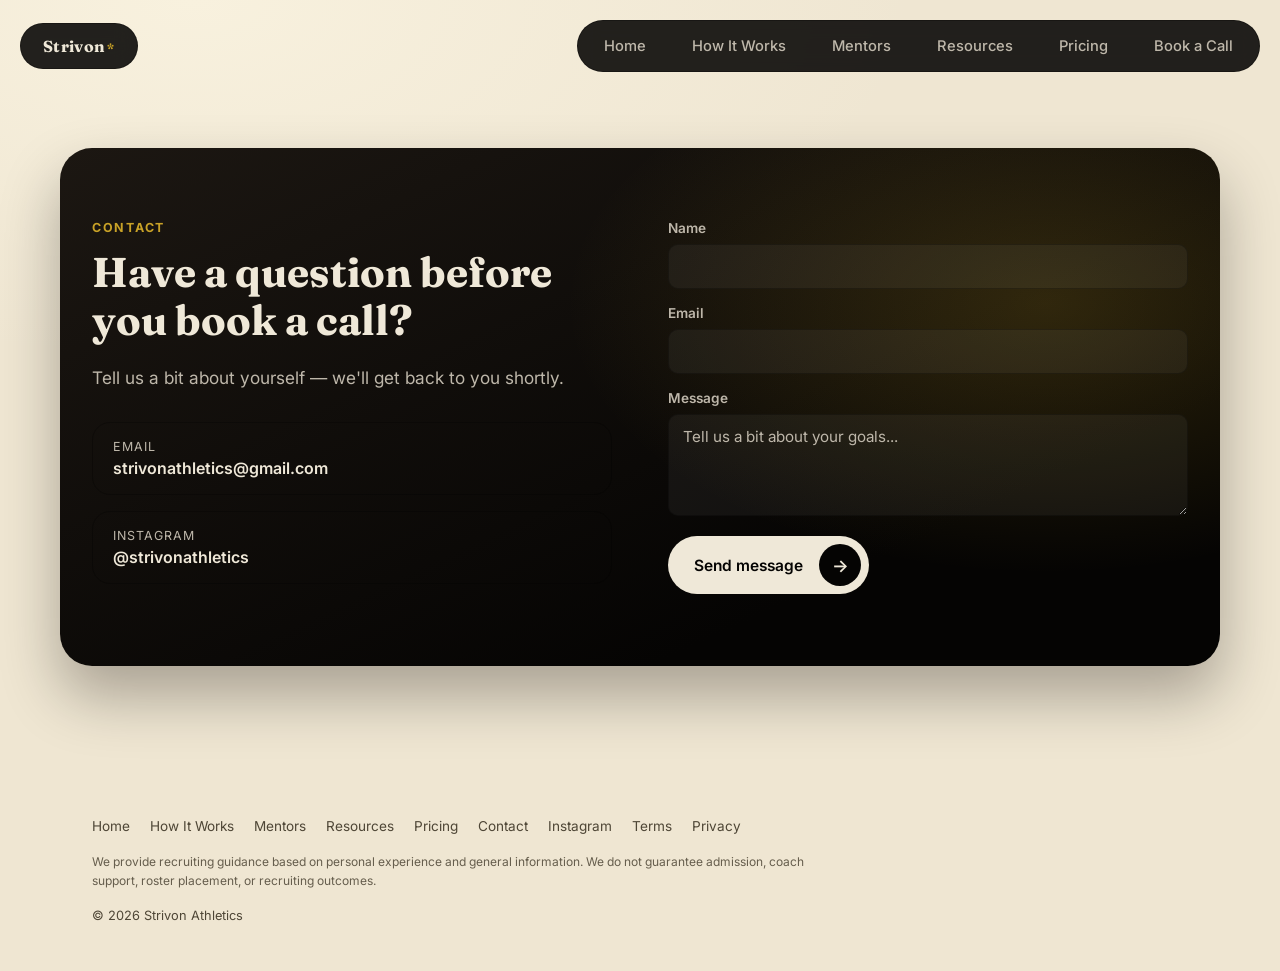
<file: contact.html>
<!DOCTYPE html>
<html lang="en">
<head>
<meta charset="UTF-8">
<meta name="viewport" content="width=device-width, initial-scale=1.0">
<title>Contact | Strivon Athletics</title>
<meta name="description" content="Get in touch with Strivon Athletics to start your D3 recruiting plan.">
<link rel="preconnect" href="https://fonts.googleapis.com">
<link rel="preconnect" href="https://fonts.gstatic.com" crossorigin>
<link href="https://fonts.googleapis.com/css2?family=Fraunces:opsz,wght@9..144,500;9..144,600;9..144,700;9..144,800&family=Inter:wght@400;500;600;700&display=swap" rel="stylesheet">
<link rel="stylesheet" href="style.css">
</head>
<body>

<nav class="floating-nav">
  <a href="index.html" class="nav-logo">Strivon<sup>*</sup></a>
  <button class="nav-toggle" id="navToggle" aria-label="Toggle navigation">
    <span></span><span></span><span></span>
  </button>
  <div class="tabs" id="tabs">
    <a href="index.html" class="tab-link">Home</a>
    <a href="how-it-works.html" class="tab-link">How It Works</a>
    <a href="advisors.html" class="tab-link">Mentors</a>
    <a href="resources.html" class="tab-link">Resources</a>
    <a href="pricing.html" class="tab-link">Pricing</a>
    <a href="book-a-call.html" class="tab-link">Book a Call</a>
  </div>
</nav>

<main class="page-content">
  <section class="section contact">
    <div class="contact-card">
      <div class="contact-intro">
        <p class="eyebrow">Contact</p>
        <h2>Have a question before you book a call?</h2>
        <p class="lead">Tell us a bit about yourself &mdash; we'll get back to you shortly.</p>

        <div class="contact-side">
          <a class="contact-link" href="mailto:strivonathletics@gmail.com">
            <span class="contact-label">Email</span>
            <span class="contact-value">strivonathletics@gmail.com</span>
          </a>
          <a class="contact-link" href="https://instagram.com/strivonathletics" target="_blank" rel="noopener">
            <span class="contact-label">Instagram</span>
            <span class="contact-value">@strivonathletics</span>
          </a>
        </div>
      </div>

      <form id="contactForm" class="contact-form">
        <label>
          Name
          <input type="text" name="name" required>
        </label>
        <label>
          Email
          <input type="email" name="email" required>
        </label>
        <label>
          Message
          <textarea name="message" rows="4" placeholder="Tell us a bit about your goals..." required></textarea>
        </label>
        <button type="submit" class="btn-pill">
          <span>Send message</span>
          <span class="arrow-circle">&rarr;</span>
        </button>
      </form>
    </div>
  </section>
</main>

<footer class="site-footer">
  <div class="footer-inner">
    <nav class="footer-nav">
      <a href="index.html">Home</a>
      <a href="how-it-works.html">How It Works</a>
      <a href="advisors.html">Mentors</a>
      <a href="resources.html">Resources</a>
      <a href="pricing.html">Pricing</a>
      <a href="contact.html">Contact</a>
      <a href="https://instagram.com/strivonathletics" target="_blank" rel="noopener">Instagram</a>
      <a href="terms.html">Terms</a>
      <a href="privacy.html">Privacy</a>
    </nav>
    <p class="footer-disclaimer">We provide recruiting guidance based on personal experience and general information. We do not guarantee admission, coach support, roster placement, or recruiting outcomes.</p>
    <span class="footer-copy">&copy; 2026 Strivon Athletics</span>
  </div>
</footer>

<script src="script.js"></script>
</body>
</html>
</file>
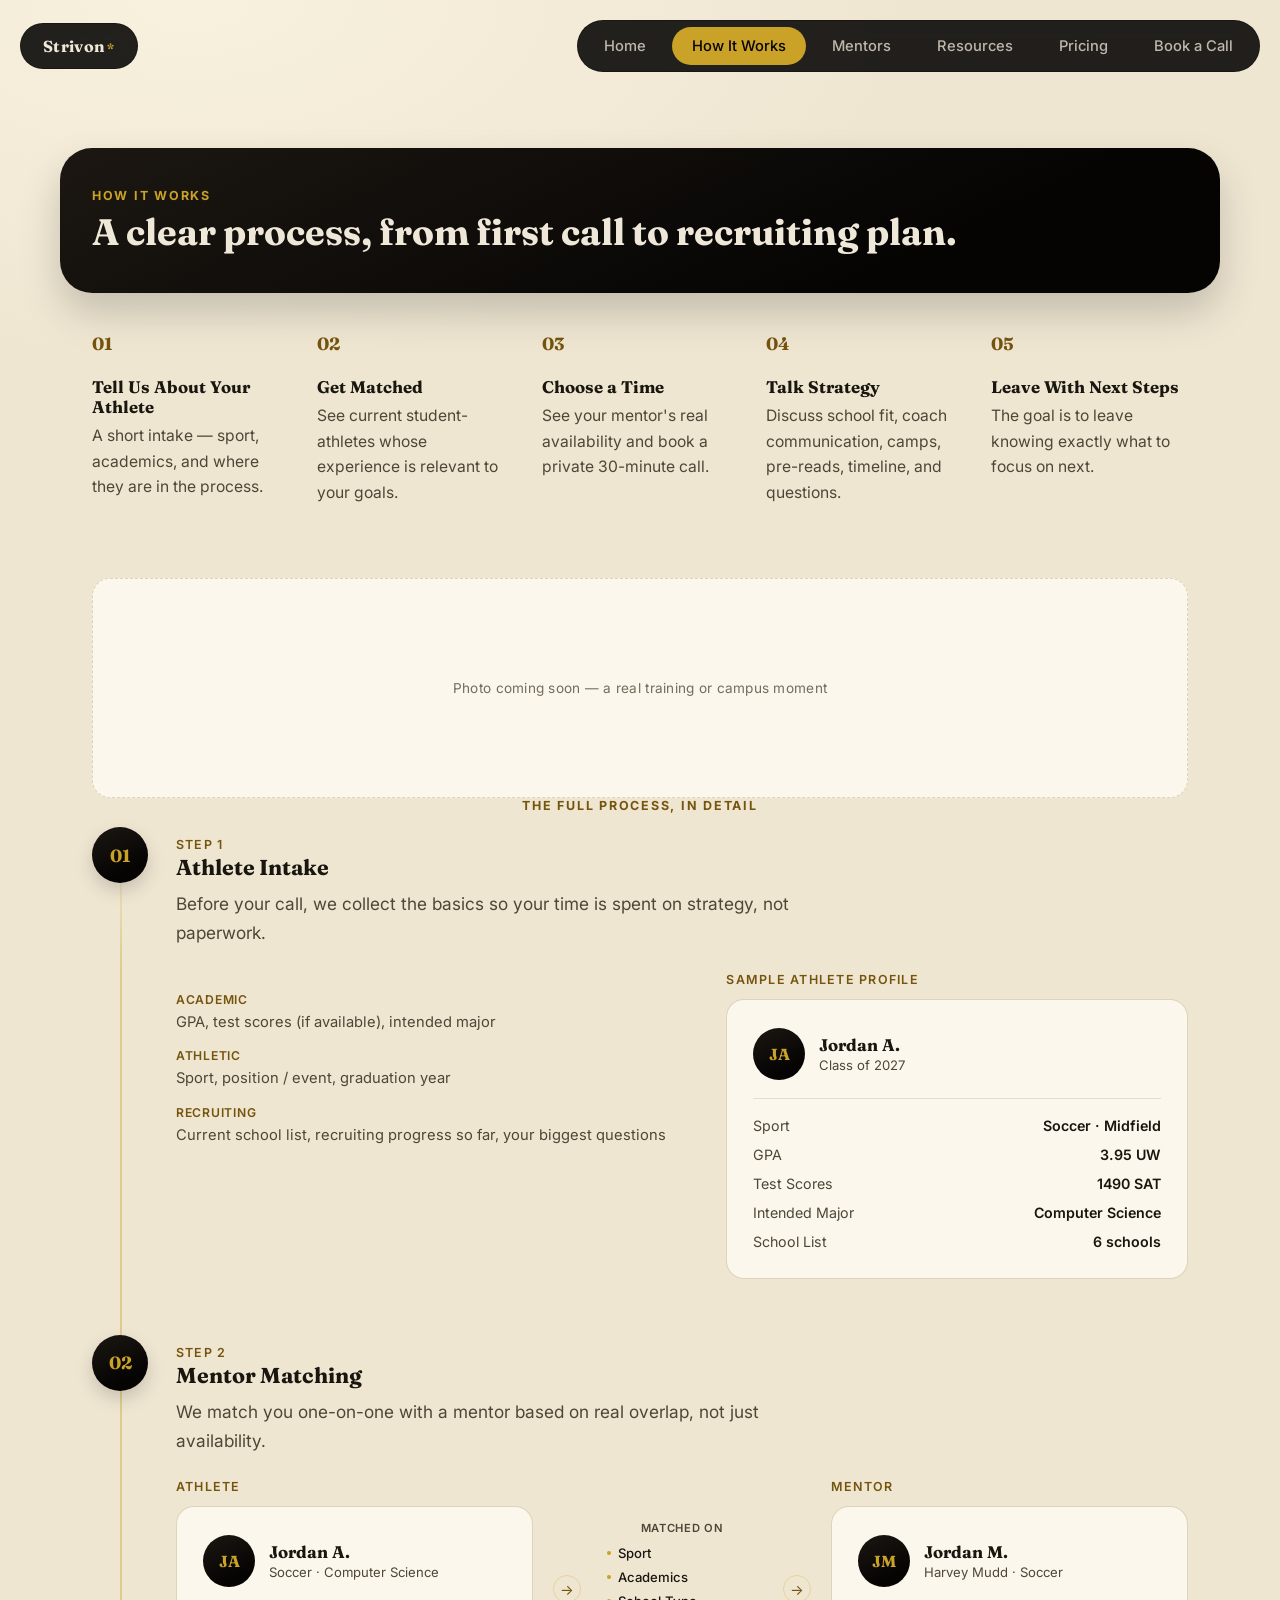
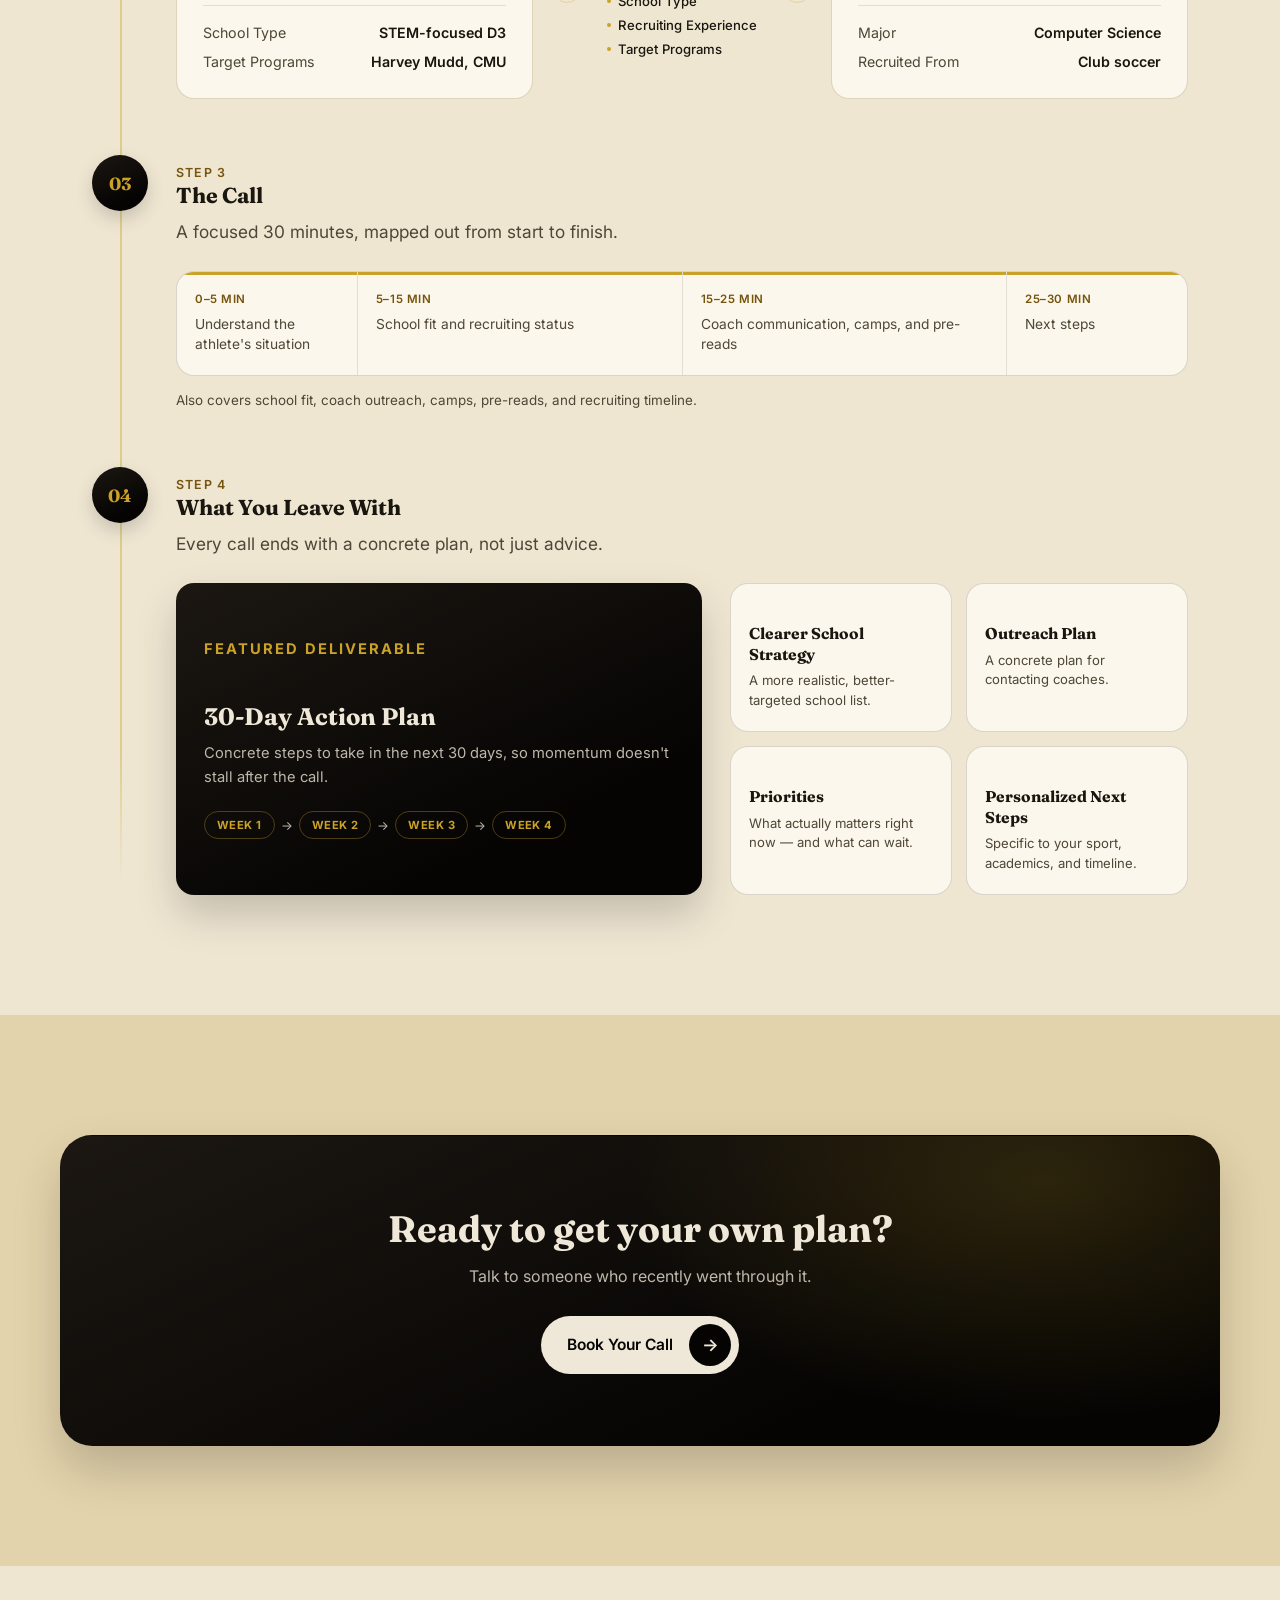
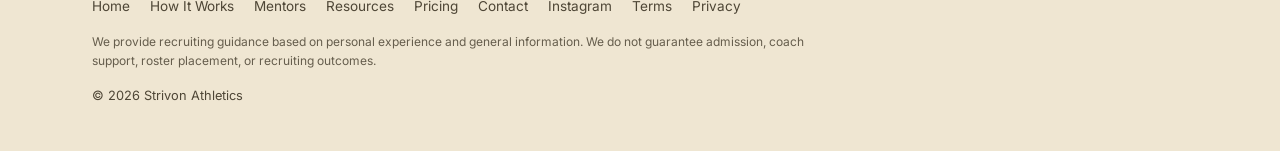
<file: how-it-works.html>
<!DOCTYPE html>
<html lang="en">
<head>
<meta charset="UTF-8">
<meta name="viewport" content="width=device-width, initial-scale=1.0">
<title>How It Works | Strivon Athletics</title>
<meta name="description" content="How Strivon Athletics works: athlete intake, mentor matching, the call, and what you leave with.">
<link rel="preconnect" href="https://fonts.googleapis.com">
<link rel="preconnect" href="https://fonts.gstatic.com" crossorigin>
<link href="https://fonts.googleapis.com/css2?family=Fraunces:opsz,wght@9..144,500;9..144,600;9..144,700;9..144,800&family=Inter:wght@400;500;600;700&display=swap" rel="stylesheet">
<link rel="stylesheet" href="style.css">
</head>
<body>

<nav class="floating-nav">
  <a href="index.html" class="nav-logo">Strivon<sup>*</sup></a>
  <button class="nav-toggle" id="navToggle" aria-label="Toggle navigation">
    <span></span><span></span><span></span>
  </button>
  <div class="tabs" id="tabs">
    <a href="index.html" class="tab-link">Home</a>
    <a href="how-it-works.html" class="tab-link active">How It Works</a>
    <a href="advisors.html" class="tab-link">Mentors</a>
    <a href="resources.html" class="tab-link">Resources</a>
    <a href="pricing.html" class="tab-link">Pricing</a>
    <a href="book-a-call.html" class="tab-link">Book a Call</a>
  </div>
</nav>

<main class="page-content">

  <section class="section">
    <div class="section-banner">
      <p class="eyebrow">How It Works</p>
      <h2>A clear process, from first call to recruiting plan.</h2>
    </div>

    <div class="section-inner">

      <div class="overview-steps">
        <div class="overview-step">
          <div class="overview-step-num">01</div>
          <h4>Tell Us About Your Athlete</h4>
          <p>A short intake &mdash; sport, academics, and where they are in the process.</p>
        </div>
        <div class="overview-step">
          <div class="overview-step-num">02</div>
          <h4>Get Matched</h4>
          <p>See current student-athletes whose experience is relevant to your goals.</p>
        </div>
        <div class="overview-step">
          <div class="overview-step-num">03</div>
          <h4>Choose a Time</h4>
          <p>See your mentor's real availability and book a private 30-minute call.</p>
        </div>
        <div class="overview-step">
          <div class="overview-step-num">04</div>
          <h4>Talk Strategy</h4>
          <p>Discuss school fit, coach communication, camps, pre-reads, timeline, and questions.</p>
        </div>
        <div class="overview-step">
          <div class="overview-step-num">05</div>
          <h4>Leave With Next Steps</h4>
          <p>The goal is to leave knowing exactly what to focus on next.</p>
        </div>
      </div>

      <div class="photo-placeholder photo-placeholder-light">Photo coming soon &mdash; a real training or campus moment</div>

      <p class="eyebrow" style="text-align: center; display: block;">The Full Process, In Detail</p>

      <div class="timeline">

        <!-- Step 1: Athlete Intake -->
        <div class="timeline-step">
          <div class="timeline-marker">01</div>
          <div class="timeline-body">
            <p class="eyebrow">Step 1</p>
            <h3>Athlete Intake</h3>
            <p class="lead">Before your call, we collect the basics so your time is spent on strategy, not paperwork.</p>

            <div class="intake-layout">
              <div class="intake-groups">
                <div class="intake-group">
                  <p class="intake-group-label">Academic</p>
                  <p class="intake-group-items">GPA, test scores (if available), intended major</p>
                </div>
                <div class="intake-group">
                  <p class="intake-group-label">Athletic</p>
                  <p class="intake-group-items">Sport, position / event, graduation year</p>
                </div>
                <div class="intake-group">
                  <p class="intake-group-label">Recruiting</p>
                  <p class="intake-group-items">Current school list, recruiting progress so far, your biggest questions</p>
                </div>
              </div>

              <div>
                <p class="eyebrow profile-card-label">Sample Athlete Profile</p>
                <div class="profile-card">
                  <div class="profile-card-header">
                    <div class="profile-avatar">JA</div>
                    <div>
                      <div class="profile-name">Jordan A.</div>
                      <div class="profile-meta">Class of 2027</div>
                    </div>
                  </div>
                  <div class="profile-fields">
                    <div class="profile-field"><span class="profile-field-label">Sport</span><span class="profile-field-value">Soccer &middot; Midfield</span></div>
                    <div class="profile-field"><span class="profile-field-label">GPA</span><span class="profile-field-value">3.95 UW</span></div>
                    <div class="profile-field"><span class="profile-field-label">Test Scores</span><span class="profile-field-value">1490 SAT</span></div>
                    <div class="profile-field"><span class="profile-field-label">Intended Major</span><span class="profile-field-value">Computer Science</span></div>
                    <div class="profile-field"><span class="profile-field-label">School List</span><span class="profile-field-value">6 schools</span></div>
                  </div>
                </div>
              </div>
            </div>
          </div>
        </div>

        <!-- Step 2: Mentor Matching -->
        <div class="timeline-step">
          <div class="timeline-marker">02</div>
          <div class="timeline-body">
            <p class="eyebrow">Step 2</p>
            <h3>Mentor Matching</h3>
            <p class="lead">We match you one-on-one with a mentor based on real overlap, not just availability.</p>

            <div class="match-layout">
              <div>
                <p class="eyebrow profile-card-label">Athlete</p>
                <div class="profile-card">
                  <div class="profile-card-header">
                    <div class="profile-avatar">JA</div>
                    <div>
                      <div class="profile-name">Jordan A.</div>
                      <div class="profile-meta">Soccer &middot; Computer Science</div>
                    </div>
                  </div>
                  <div class="profile-fields">
                    <div class="profile-field"><span class="profile-field-label">School Type</span><span class="profile-field-value">STEM-focused D3</span></div>
                    <div class="profile-field"><span class="profile-field-label">Target Programs</span><span class="profile-field-value">Harvey Mudd, CMU</span></div>
                  </div>
                </div>
              </div>

              <span class="match-arrow">&rarr;</span>

              <div class="match-factors">
                <p class="match-factors-label">Matched on</p>
                <div class="match-factor"><span class="match-factor-dot"></span>Sport</div>
                <div class="match-factor"><span class="match-factor-dot"></span>Academics</div>
                <div class="match-factor"><span class="match-factor-dot"></span>School Type</div>
                <div class="match-factor"><span class="match-factor-dot"></span>Recruiting Experience</div>
                <div class="match-factor"><span class="match-factor-dot"></span>Target Programs</div>
              </div>

              <span class="match-arrow">&rarr;</span>

              <div>
                <p class="eyebrow profile-card-label">Mentor</p>
                <div class="profile-card">
                  <div class="profile-card-header">
                    <div class="profile-avatar">JM</div>
                    <div>
                      <div class="profile-name">Jordan M.</div>
                      <div class="profile-meta">Harvey Mudd &middot; Soccer</div>
                    </div>
                  </div>
                  <div class="profile-fields">
                    <div class="profile-field"><span class="profile-field-label">Major</span><span class="profile-field-value">Computer Science</span></div>
                    <div class="profile-field"><span class="profile-field-label">Recruited From</span><span class="profile-field-value">Club soccer</span></div>
                  </div>
                </div>
              </div>
            </div>
          </div>
        </div>

        <!-- Step 3: The Consultation -->
        <div class="timeline-step">
          <div class="timeline-marker">03</div>
          <div class="timeline-body">
            <p class="eyebrow">Step 3</p>
            <h3>The Call</h3>
            <p class="lead">A focused 30 minutes, mapped out from start to finish.</p>

            <div class="consult-timeline">
              <div class="consult-block" style="flex: 5;">
                <span class="consult-time">0&ndash;5 min</span>
                <p class="consult-desc">Understand the athlete's situation</p>
              </div>
              <div class="consult-block" style="flex: 10;">
                <span class="consult-time">5&ndash;15 min</span>
                <p class="consult-desc">School fit and recruiting status</p>
              </div>
              <div class="consult-block" style="flex: 10;">
                <span class="consult-time">15&ndash;25 min</span>
                <p class="consult-desc">Coach communication, camps, and pre-reads</p>
              </div>
              <div class="consult-block" style="flex: 5;">
                <span class="consult-time">25&ndash;30 min</span>
                <p class="consult-desc">Next steps</p>
              </div>
            </div>

            <p class="consult-topics-note">Also covers school fit, coach outreach, camps, pre-reads, and recruiting timeline.</p>
          </div>
        </div>

        <!-- Step 4: What You Leave With -->
        <div class="timeline-step">
          <div class="timeline-marker">04</div>
          <div class="timeline-body">
            <p class="eyebrow">Step 4</p>
            <h3>What You Leave With</h3>
            <p class="lead">Every call ends with a concrete plan, not just advice.</p>

            <div class="deliverable-layout">
              <div class="deliverable-featured">
                <p class="eyebrow">Featured Deliverable</p>
                <h4>30-Day Action Plan</h4>
                <p>Concrete steps to take in the next 30 days, so momentum doesn't stall after the call.</p>
                <div class="plan-weeks">
                  <span class="plan-week">Week 1</span>
                  <span class="plan-week-arrow">&rarr;</span>
                  <span class="plan-week">Week 2</span>
                  <span class="plan-week-arrow">&rarr;</span>
                  <span class="plan-week">Week 3</span>
                  <span class="plan-week-arrow">&rarr;</span>
                  <span class="plan-week">Week 4</span>
                </div>
              </div>
              <div class="deliverable-grid">
                <div class="deliverable-item">
                  <h4>Clearer School Strategy</h4>
                  <p>A more realistic, better-targeted school list.</p>
                </div>
                <div class="deliverable-item">
                  <h4>Outreach Plan</h4>
                  <p>A concrete plan for contacting coaches.</p>
                </div>
                <div class="deliverable-item">
                  <h4>Priorities</h4>
                  <p>What actually matters right now &mdash; and what can wait.</p>
                </div>
                <div class="deliverable-item">
                  <h4>Personalized Next Steps</h4>
                  <p>Specific to your sport, academics, and timeline.</p>
                </div>
              </div>
            </div>
          </div>
        </div>

      </div>
    </div>
  </section>

  <section class="section panel-bg-section">
    <div class="mission-card cta-banner">
      <h2>Ready to get your own plan?</h2>
      <p>Talk to someone who recently went through it.</p>
      <a href="book-a-call.html" class="btn-pill">
        <span>Book Your Call</span>
        <span class="arrow-circle">&rarr;</span>
      </a>
    </div>
  </section>

</main>

<footer class="site-footer">
  <div class="footer-inner">
    <nav class="footer-nav">
      <a href="index.html">Home</a>
      <a href="how-it-works.html">How It Works</a>
      <a href="advisors.html">Mentors</a>
      <a href="resources.html">Resources</a>
      <a href="pricing.html">Pricing</a>
      <a href="contact.html">Contact</a>
      <a href="https://instagram.com/strivonathletics" target="_blank" rel="noopener">Instagram</a>
      <a href="terms.html">Terms</a>
      <a href="privacy.html">Privacy</a>
    </nav>
    <p class="footer-disclaimer">We provide recruiting guidance based on personal experience and general information. We do not guarantee admission, coach support, roster placement, or recruiting outcomes.</p>
    <span class="footer-copy">&copy; 2026 Strivon Athletics</span>
  </div>
</footer>

<script src="script.js"></script>
</body>
</html>
</file>
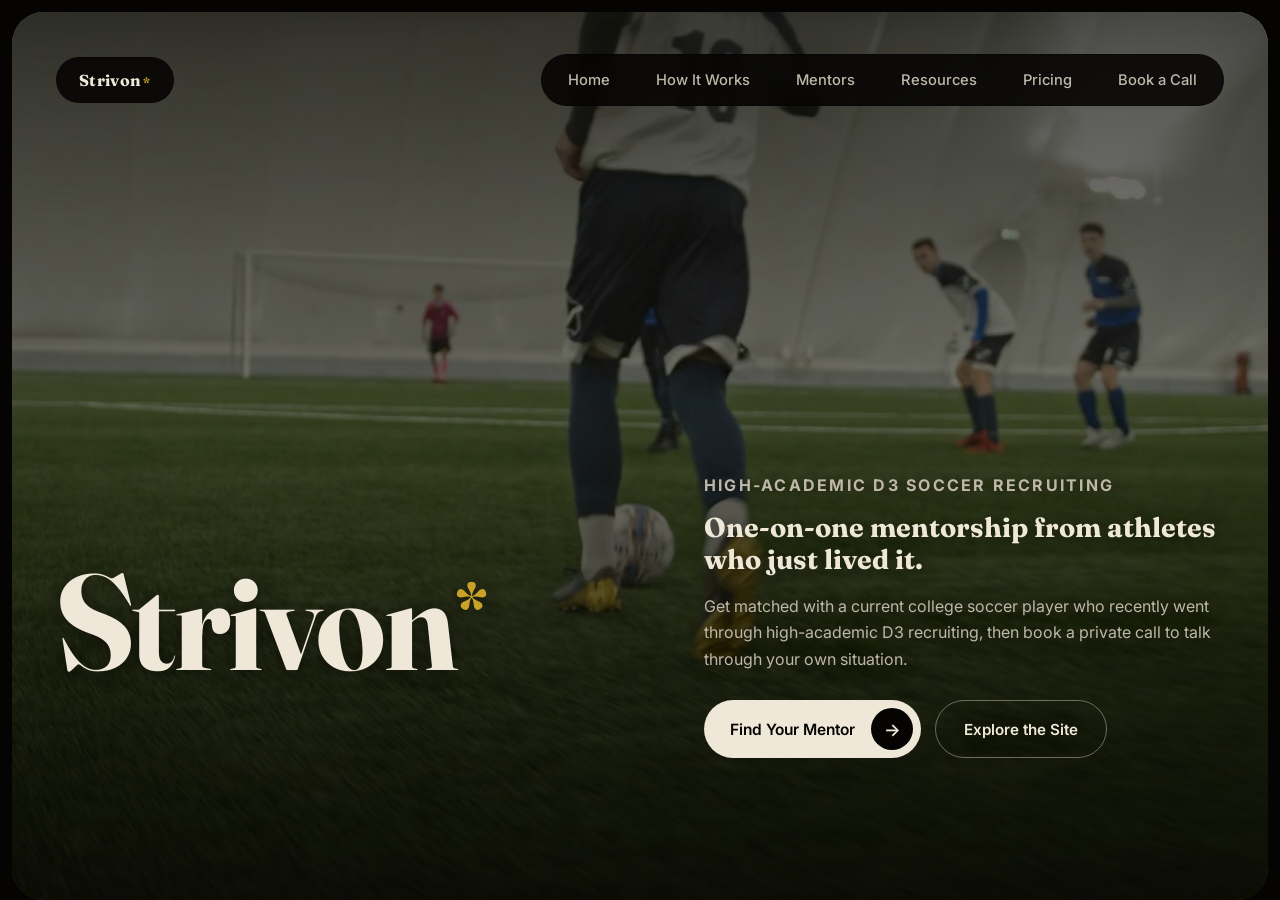
<file: launch.html>
<!DOCTYPE html>
<html lang="en">
<head>
<meta charset="UTF-8">
<meta name="viewport" content="width=device-width, initial-scale=1.0">
<title>Strivon Athletics</title>
<meta name="description" content="Strivon Athletics matches high school soccer recruits with current college athletes for one-on-one recruiting mentorship.">
<link rel="preconnect" href="https://fonts.googleapis.com">
<link rel="preconnect" href="https://fonts.gstatic.com" crossorigin>
<link href="https://fonts.googleapis.com/css2?family=Fraunces:opsz,wght@9..144,500;9..144,600;9..144,700;9..144,800&family=Inter:wght@400;500;600;700&display=swap" rel="stylesheet">
<link rel="stylesheet" href="style.css">
</head>
<body>

<section class="launch-hero">

  <video class="hero-video" autoplay muted loop playsinline preload="auto" poster="assets/images/hero-soccer-poster.jpg" aria-hidden="true">
    <source src="assets/video/hero-soccer.mp4" type="video/mp4">
  </video>

  <nav class="floating-nav">
    <a href="index.html" class="nav-logo">Strivon<sup>*</sup></a>
    <button class="nav-toggle" id="navToggle" aria-label="Toggle navigation">
      <span></span><span></span><span></span>
    </button>
    <div class="tabs" id="tabs">
      <a href="index.html" class="tab-link">Home</a>
      <a href="how-it-works.html" class="tab-link">How It Works</a>
      <a href="advisors.html" class="tab-link">Mentors</a>
      <a href="resources.html" class="tab-link">Resources</a>
      <a href="pricing.html" class="tab-link">Pricing</a>
      <a href="book-a-call.html" class="tab-link">Book a Call</a>
    </div>
  </nav>

  <div class="hero-content">
    <h1 class="wordmark hero-reveal hero-reveal-1">Strivon<sup>*</sup></h1>
    <div class="hero-side">
      <p class="hero-eyebrow hero-reveal hero-reveal-2">High-Academic D3 Soccer Recruiting</p>
      <h2 class="hero-headline hero-reveal hero-reveal-2">One-on-one mentorship from athletes who just lived it.</h2>
      <p class="hero-reveal hero-reveal-3">Get matched with a current college soccer player who recently went through high-academic D3 recruiting, then book a private call to talk through your own situation.</p>
      <div class="hero-actions hero-reveal hero-reveal-4">
        <a href="book-a-call.html" class="btn-pill">
          <span>Find Your Mentor</span>
          <span class="arrow-circle">&rarr;</span>
        </a>
        <a href="index.html" class="btn-pill-outline">Explore the Site</a>
      </div>
    </div>
  </div>

</section>

<script src="script.js"></script>
</body>
</html>
</file>
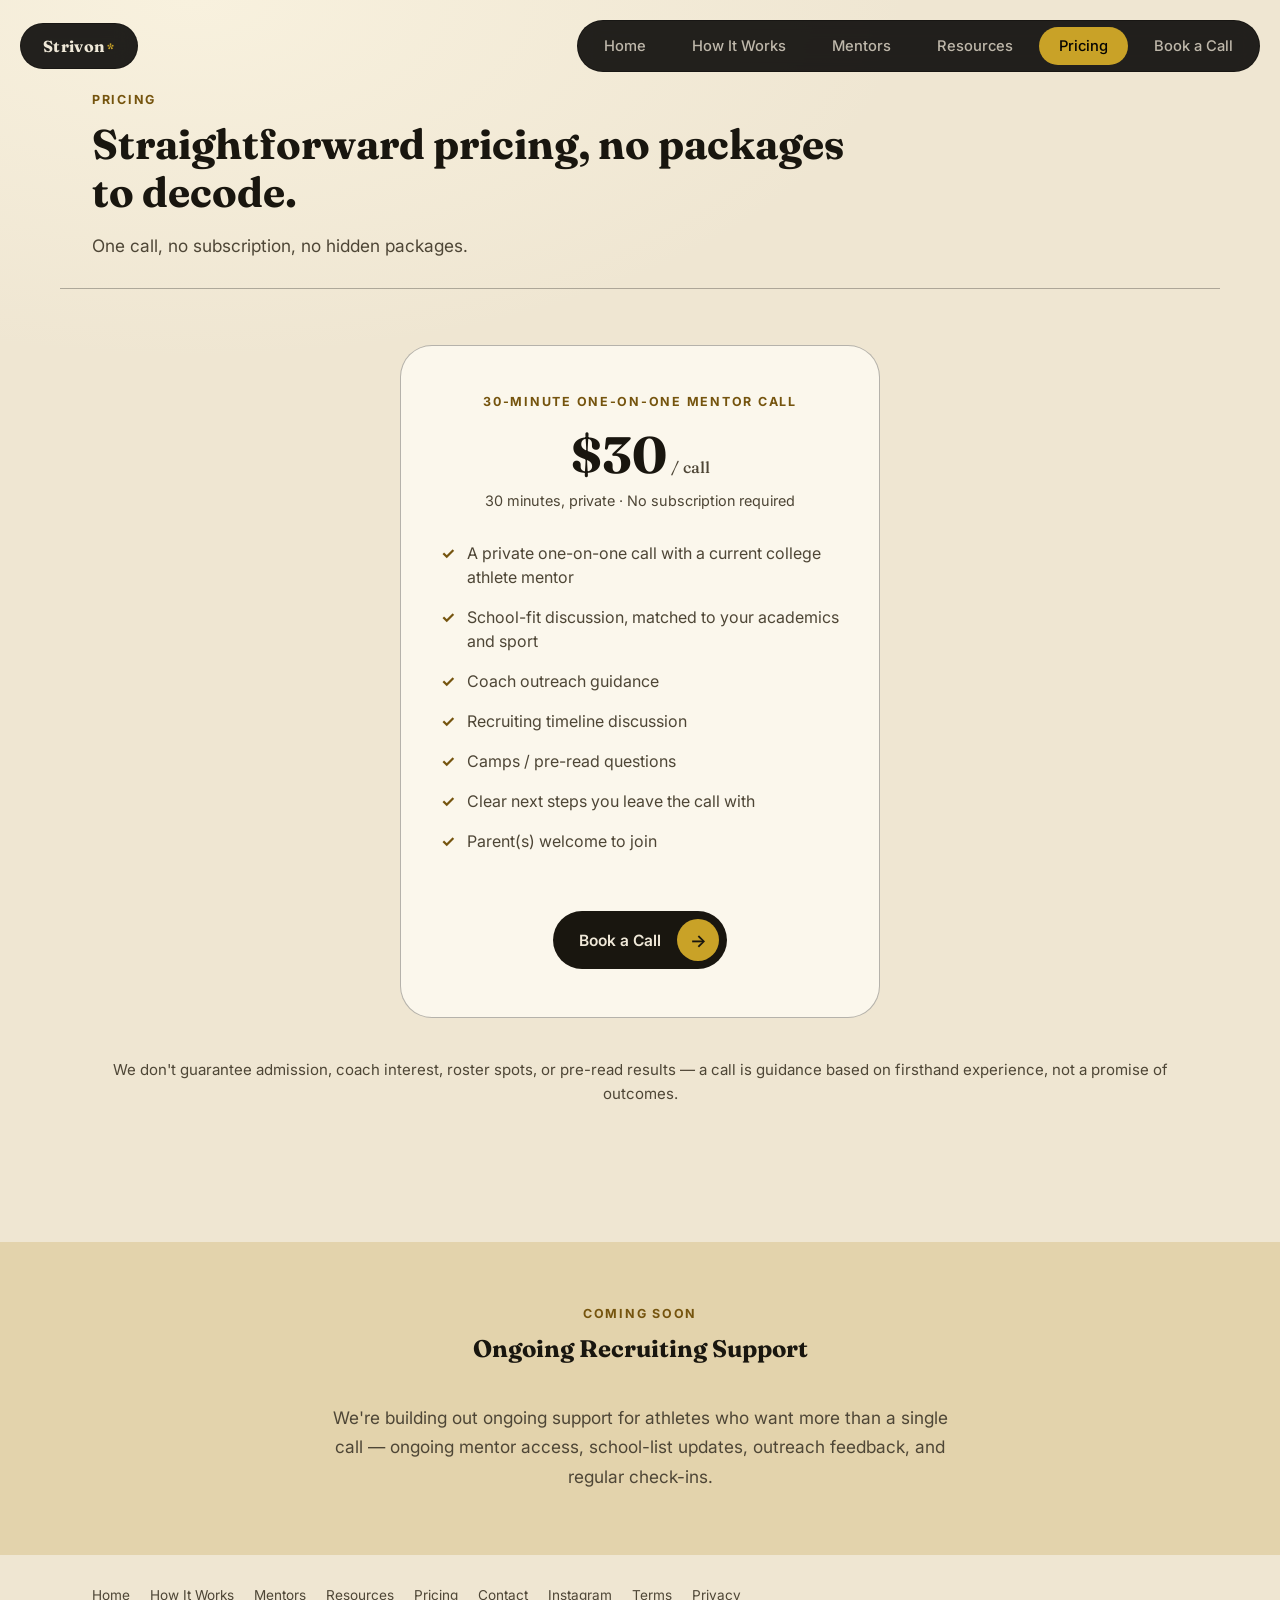
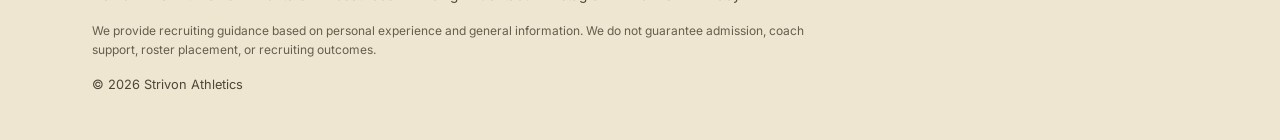
<file: pricing.html>
<!DOCTYPE html>
<html lang="en">
<head>
<meta charset="UTF-8">
<meta name="viewport" content="width=device-width, initial-scale=1.0">
<title>Pricing | Strivon Athletics</title>
<meta name="description" content="A single 30-minute recruiting strategy call for $30. Ongoing recruiting support coming soon.">
<link rel="preconnect" href="https://fonts.googleapis.com">
<link rel="preconnect" href="https://fonts.gstatic.com" crossorigin>
<link href="https://fonts.googleapis.com/css2?family=Fraunces:opsz,wght@9..144,500;9..144,600;9..144,700;9..144,800&family=Inter:wght@400;500;600;700&display=swap" rel="stylesheet">
<link rel="stylesheet" href="style.css">
</head>
<body>

<nav class="floating-nav">
  <a href="index.html" class="nav-logo">Strivon<sup>*</sup></a>
  <button class="nav-toggle" id="navToggle" aria-label="Toggle navigation">
    <span></span><span></span><span></span>
  </button>
  <div class="tabs" id="tabs">
    <a href="index.html" class="tab-link">Home</a>
    <a href="how-it-works.html" class="tab-link">How It Works</a>
    <a href="advisors.html" class="tab-link">Mentors</a>
    <a href="resources.html" class="tab-link">Resources</a>
    <a href="pricing.html" class="tab-link active">Pricing</a>
    <a href="book-a-call.html" class="tab-link">Book a Call</a>
  </div>
</nav>

<main class="page-content">

  <div class="editorial-header">
    <p class="eyebrow">Pricing</p>
    <h2>Straightforward pricing, no packages to decode.</h2>
    <p class="lead">One call, no subscription, no hidden packages.</p>
  </div>

  <section class="section" style="padding-top: 0;">
    <div class="section-inner">
      <div class="pricing-card">
        <p class="eyebrow">30-Minute One-on-One Mentor Call</p>
        <div class="pricing-amount">$30<span>&nbsp;/ call</span></div>
        <p class="pricing-duration">30 minutes, private &middot; No subscription required</p>

        <ul class="check-list">
          <li>A private one-on-one call with a current college athlete mentor</li>
          <li>School-fit discussion, matched to your academics and sport</li>
          <li>Coach outreach guidance</li>
          <li>Recruiting timeline discussion</li>
          <li>Camps / pre-read questions</li>
          <li>Clear next steps you leave the call with</li>
          <li>Parent(s) welcome to join</li>
        </ul>

        <a href="book-a-call.html" class="btn-pill btn-pill-dark">
          <span>Book a Call</span>
          <span class="arrow-circle">&rarr;</span>
        </a>
      </div>

      <p class="card-hint" style="margin-top: var(--space-5);">We don't guarantee admission, coach interest, roster spots, or pre-read results &mdash; a call is guidance based on firsthand experience, not a promise of outcomes.</p>
    </div>
  </section>

  <section class="section panel-bg-section" style="padding: 64px 0;">
    <div class="section-inner narrow" style="text-align: center;">
      <p class="eyebrow">Coming Soon</p>
      <h2>Ongoing Recruiting Support</h2>
      <p class="lead" style="margin-left: auto; margin-right: auto;">We're building out ongoing support for athletes who want more than a single call &mdash; ongoing mentor access, school-list updates, outreach feedback, and regular check-ins.</p>
    </div>
  </section>

</main>

<footer class="site-footer">
  <div class="footer-inner">
    <nav class="footer-nav">
      <a href="index.html">Home</a>
      <a href="how-it-works.html">How It Works</a>
      <a href="advisors.html">Mentors</a>
      <a href="resources.html">Resources</a>
      <a href="pricing.html">Pricing</a>
      <a href="contact.html">Contact</a>
      <a href="https://instagram.com/strivonathletics" target="_blank" rel="noopener">Instagram</a>
      <a href="terms.html">Terms</a>
      <a href="privacy.html">Privacy</a>
    </nav>
    <p class="footer-disclaimer">We provide recruiting guidance based on personal experience and general information. We do not guarantee admission, coach support, roster placement, or recruiting outcomes.</p>
    <span class="footer-copy">&copy; 2026 Strivon Athletics</span>
  </div>
</footer>

<script src="script.js"></script>
</body>
</html>
</file>
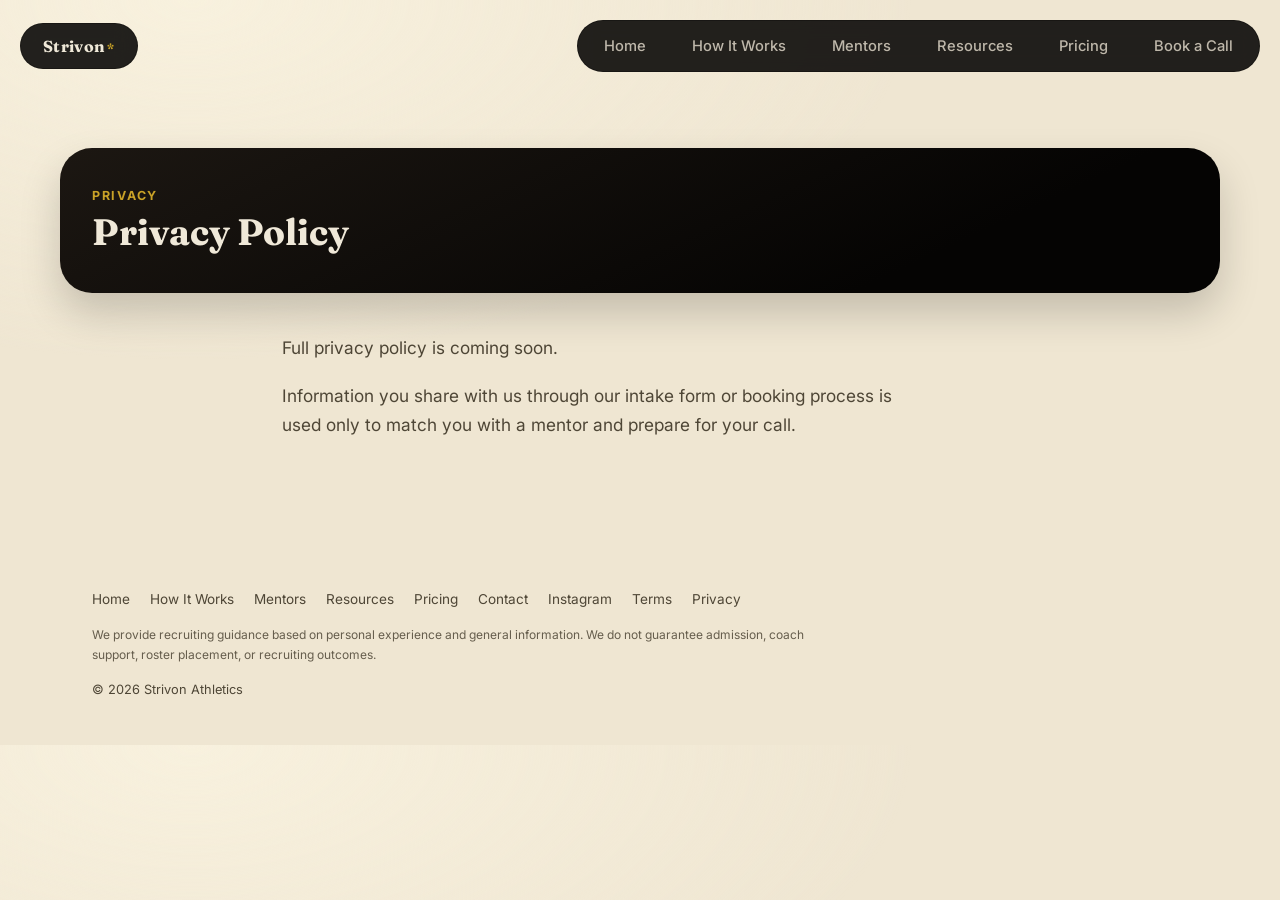
<file: privacy.html>
<!DOCTYPE html>
<html lang="en">
<head>
<meta charset="UTF-8">
<meta name="viewport" content="width=device-width, initial-scale=1.0">
<title>Privacy | Strivon Athletics</title>
<meta name="description" content="Privacy policy for Strivon Athletics.">
<link rel="preconnect" href="https://fonts.googleapis.com">
<link rel="preconnect" href="https://fonts.gstatic.com" crossorigin>
<link href="https://fonts.googleapis.com/css2?family=Fraunces:opsz,wght@9..144,500;9..144,600;9..144,700;9..144,800&family=Inter:wght@400;500;600;700&display=swap" rel="stylesheet">
<link rel="stylesheet" href="style.css">
</head>
<body>

<nav class="floating-nav">
  <a href="index.html" class="nav-logo">Strivon<sup>*</sup></a>
  <button class="nav-toggle" id="navToggle" aria-label="Toggle navigation">
    <span></span><span></span><span></span>
  </button>
  <div class="tabs" id="tabs">
    <a href="index.html" class="tab-link">Home</a>
    <a href="how-it-works.html" class="tab-link">How It Works</a>
    <a href="advisors.html" class="tab-link">Mentors</a>
    <a href="resources.html" class="tab-link">Resources</a>
    <a href="pricing.html" class="tab-link">Pricing</a>
    <a href="book-a-call.html" class="tab-link">Book a Call</a>
  </div>
</nav>

<main class="page-content">
  <section class="section">
    <div class="section-banner">
      <p class="eyebrow">Privacy</p>
      <h2>Privacy Policy</h2>
    </div>
    <div class="section-inner narrow">
      <p class="lead" style="margin-top: 0;">Full privacy policy is coming soon.</p>
      <p class="lead">Information you share with us through our intake form or booking process is used only to match you with a mentor and prepare for your call.</p>
    </div>
  </section>
</main>

<footer class="site-footer">
  <div class="footer-inner">
    <nav class="footer-nav">
      <a href="index.html">Home</a>
      <a href="how-it-works.html">How It Works</a>
      <a href="advisors.html">Mentors</a>
      <a href="resources.html">Resources</a>
      <a href="pricing.html">Pricing</a>
      <a href="contact.html">Contact</a>
      <a href="https://instagram.com/strivonathletics" target="_blank" rel="noopener">Instagram</a>
      <a href="terms.html">Terms</a>
      <a href="privacy.html">Privacy</a>
    </nav>
    <p class="footer-disclaimer">We provide recruiting guidance based on personal experience and general information. We do not guarantee admission, coach support, roster placement, or recruiting outcomes.</p>
    <span class="footer-copy">&copy; 2026 Strivon Athletics</span>
  </div>
</footer>

<script src="script.js"></script>
</body>
</html>
</file>
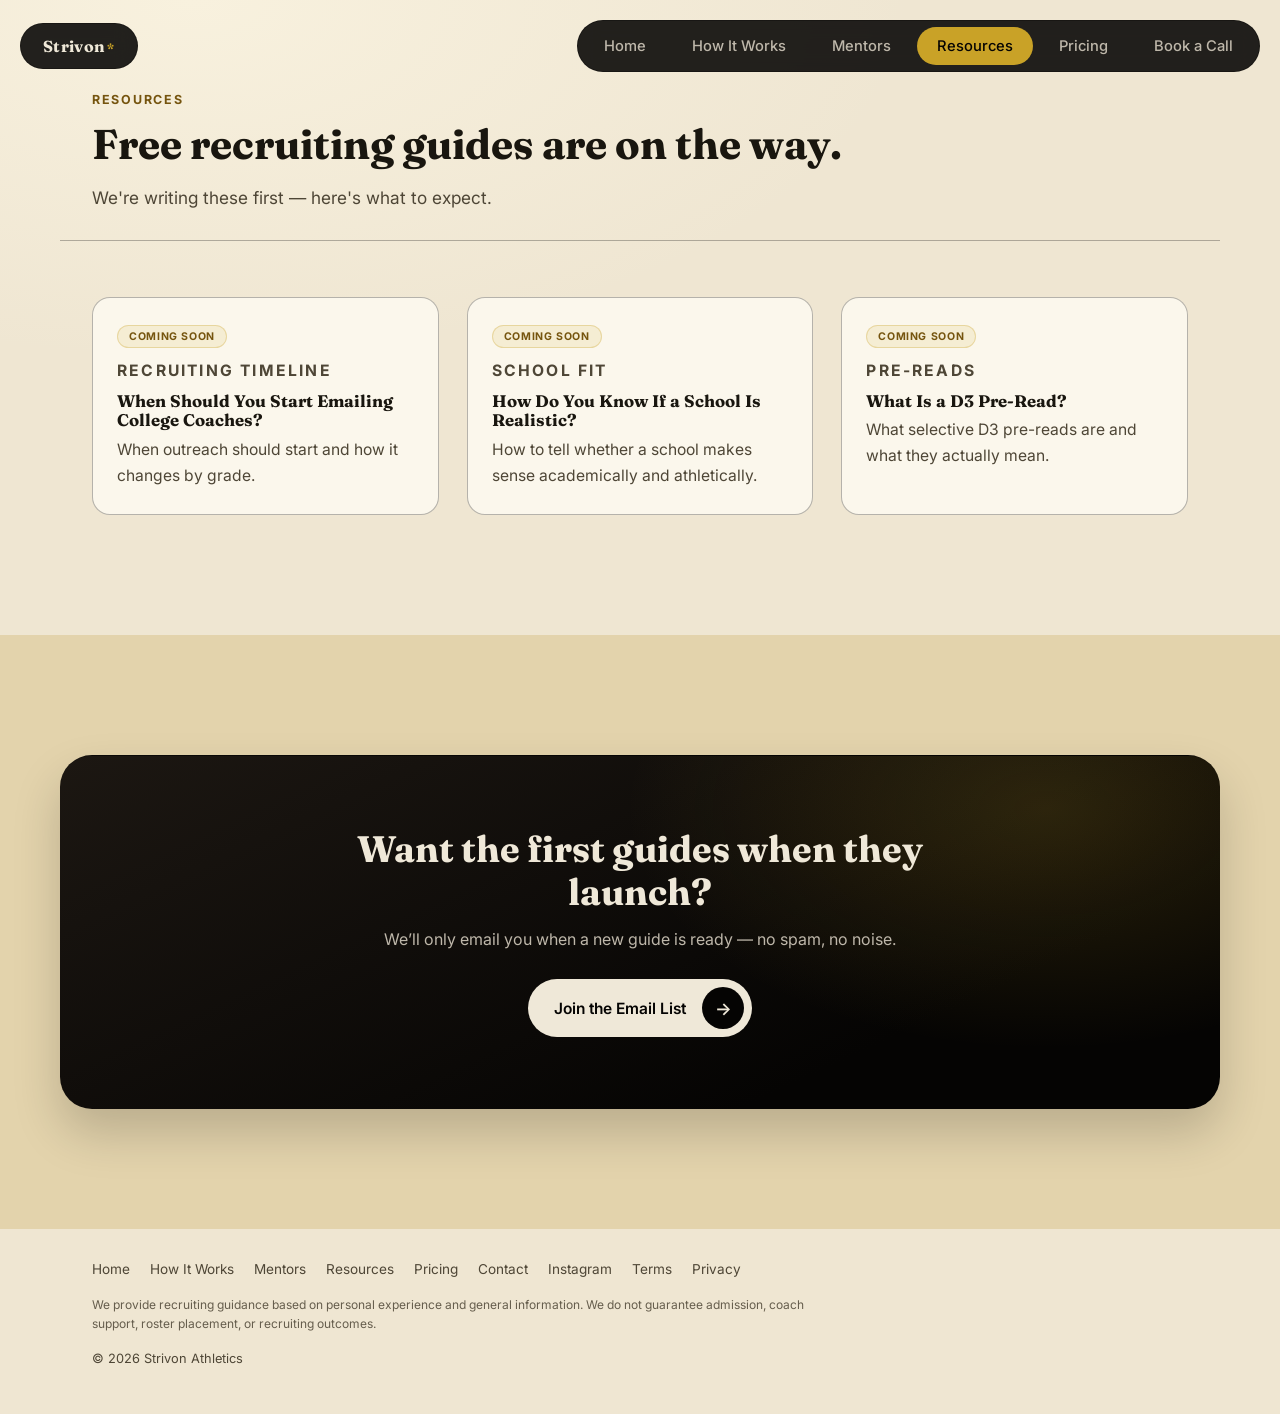
<file: resources.html>
<!DOCTYPE html>
<html lang="en">
<head>
<meta charset="UTF-8">
<meta name="viewport" content="width=device-width, initial-scale=1.0">
<title>Resources | Strivon Athletics</title>
<meta name="description" content="Free guides on the D3 recruiting process, coming soon: coach outreach timing, school fit, and pre-reads.">
<link rel="preconnect" href="https://fonts.googleapis.com">
<link rel="preconnect" href="https://fonts.gstatic.com" crossorigin>
<link href="https://fonts.googleapis.com/css2?family=Fraunces:opsz,wght@9..144,500;9..144,600;9..144,700;9..144,800&family=Inter:wght@400;500;600;700&display=swap" rel="stylesheet">
<link rel="stylesheet" href="style.css">
</head>
<body>

<nav class="floating-nav">
  <a href="index.html" class="nav-logo">Strivon<sup>*</sup></a>
  <button class="nav-toggle" id="navToggle" aria-label="Toggle navigation">
    <span></span><span></span><span></span>
  </button>
  <div class="tabs" id="tabs">
    <a href="index.html" class="tab-link">Home</a>
    <a href="how-it-works.html" class="tab-link">How It Works</a>
    <a href="advisors.html" class="tab-link">Mentors</a>
    <a href="resources.html" class="tab-link active">Resources</a>
    <a href="pricing.html" class="tab-link">Pricing</a>
    <a href="book-a-call.html" class="tab-link">Book a Call</a>
  </div>
</nav>

<main class="page-content">

  <div class="editorial-header">
    <p class="eyebrow">Resources</p>
    <h2>Free recruiting guides are on the way.</h2>
    <p class="lead">We're writing these first &mdash; here's what to expect.</p>
  </div>

  <section class="section" style="padding-top: 0;">
    <div class="section-inner">
      <div class="tile-grid resource-grid">
        <div class="tile resource-tile">
          <span class="coming-soon-pill">Coming Soon</span>
          <p class="eyebrow">Recruiting Timeline</p>
          <h3>When Should You Start Emailing College Coaches?</h3>
          <p>When outreach should start and how it changes by grade.</p>
        </div>

        <div class="tile resource-tile">
          <span class="coming-soon-pill">Coming Soon</span>
          <p class="eyebrow">School Fit</p>
          <h3>How Do You Know If a School Is Realistic?</h3>
          <p>How to tell whether a school makes sense academically and athletically.</p>
        </div>

        <div class="tile resource-tile">
          <span class="coming-soon-pill">Coming Soon</span>
          <p class="eyebrow">Pre-Reads</p>
          <h3>What Is a D3 Pre-Read?</h3>
          <p>What selective D3 pre-reads are and what they actually mean.</p>
        </div>
      </div>
    </div>
  </section>

  <section class="section panel-bg-section">
    <div class="mission-card cta-banner">
      <h2>Want the first guides when they launch?</h2>
      <p>We&rsquo;ll only email you when a new guide is ready &mdash; no spam, no noise.</p>
      <a href="contact.html" class="btn-pill">
        <span>Join the Email List</span>
        <span class="arrow-circle">&rarr;</span>
      </a>
    </div>
  </section>

</main>

<footer class="site-footer">
  <div class="footer-inner">
    <nav class="footer-nav">
      <a href="index.html">Home</a>
      <a href="how-it-works.html">How It Works</a>
      <a href="advisors.html">Mentors</a>
      <a href="resources.html">Resources</a>
      <a href="pricing.html">Pricing</a>
      <a href="contact.html">Contact</a>
      <a href="https://instagram.com/strivonathletics" target="_blank" rel="noopener">Instagram</a>
      <a href="terms.html">Terms</a>
      <a href="privacy.html">Privacy</a>
    </nav>
    <p class="footer-disclaimer">We provide recruiting guidance based on personal experience and general information. We do not guarantee admission, coach support, roster placement, or recruiting outcomes.</p>
    <span class="footer-copy">&copy; 2026 Strivon Athletics</span>
  </div>
</footer>

<script src="script.js"></script>
</body>
</html>
</file>
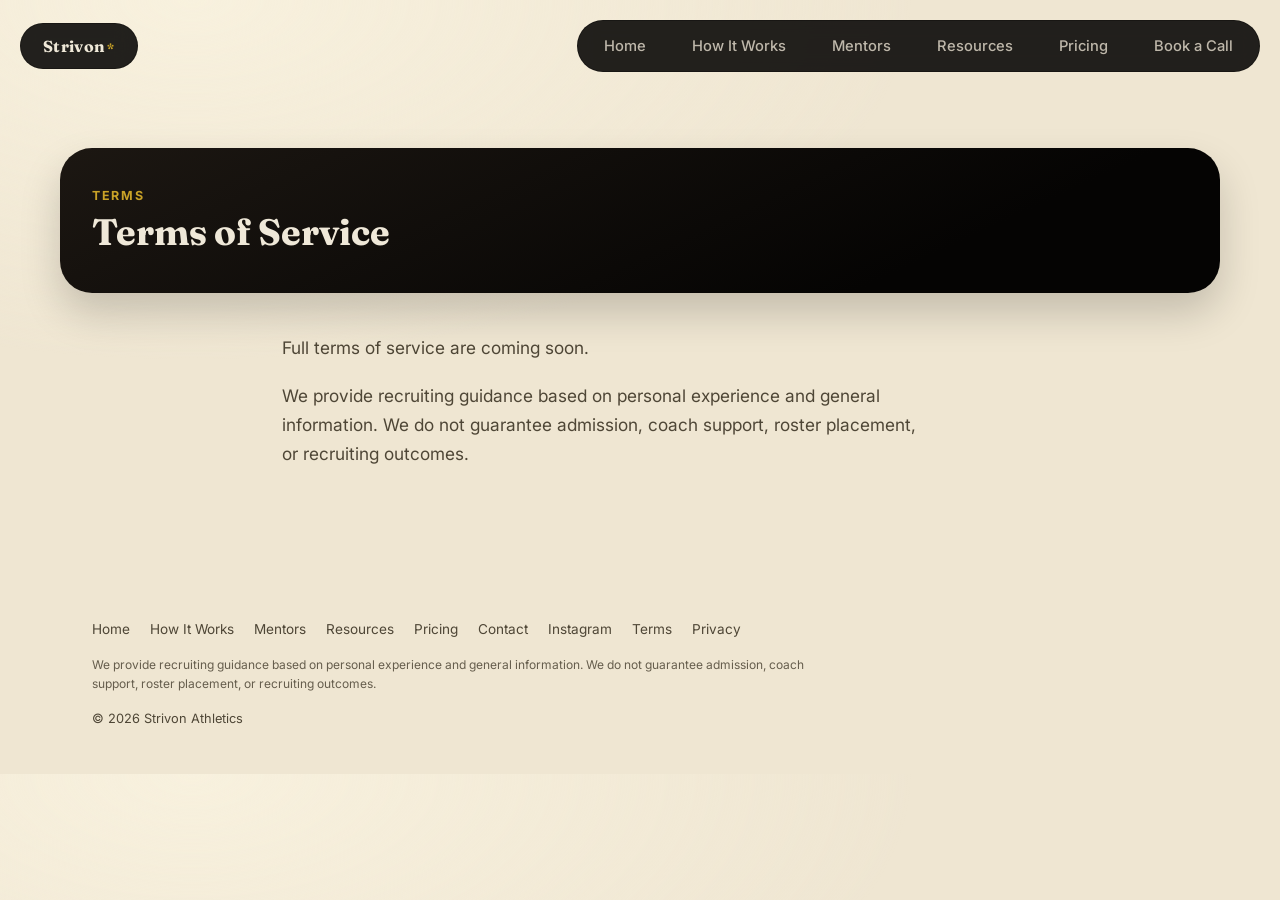
<file: terms.html>
<!DOCTYPE html>
<html lang="en">
<head>
<meta charset="UTF-8">
<meta name="viewport" content="width=device-width, initial-scale=1.0">
<title>Terms | Strivon Athletics</title>
<meta name="description" content="Terms of service for Strivon Athletics.">
<link rel="preconnect" href="https://fonts.googleapis.com">
<link rel="preconnect" href="https://fonts.gstatic.com" crossorigin>
<link href="https://fonts.googleapis.com/css2?family=Fraunces:opsz,wght@9..144,500;9..144,600;9..144,700;9..144,800&family=Inter:wght@400;500;600;700&display=swap" rel="stylesheet">
<link rel="stylesheet" href="style.css">
</head>
<body>

<nav class="floating-nav">
  <a href="index.html" class="nav-logo">Strivon<sup>*</sup></a>
  <button class="nav-toggle" id="navToggle" aria-label="Toggle navigation">
    <span></span><span></span><span></span>
  </button>
  <div class="tabs" id="tabs">
    <a href="index.html" class="tab-link">Home</a>
    <a href="how-it-works.html" class="tab-link">How It Works</a>
    <a href="advisors.html" class="tab-link">Mentors</a>
    <a href="resources.html" class="tab-link">Resources</a>
    <a href="pricing.html" class="tab-link">Pricing</a>
    <a href="book-a-call.html" class="tab-link">Book a Call</a>
  </div>
</nav>

<main class="page-content">
  <section class="section">
    <div class="section-banner">
      <p class="eyebrow">Terms</p>
      <h2>Terms of Service</h2>
    </div>
    <div class="section-inner narrow">
      <p class="lead" style="margin-top: 0;">Full terms of service are coming soon.</p>
      <p class="lead">We provide recruiting guidance based on personal experience and general information. We do not guarantee admission, coach support, roster placement, or recruiting outcomes.</p>
    </div>
  </section>
</main>

<footer class="site-footer">
  <div class="footer-inner">
    <nav class="footer-nav">
      <a href="index.html">Home</a>
      <a href="how-it-works.html">How It Works</a>
      <a href="advisors.html">Mentors</a>
      <a href="resources.html">Resources</a>
      <a href="pricing.html">Pricing</a>
      <a href="contact.html">Contact</a>
      <a href="https://instagram.com/strivonathletics" target="_blank" rel="noopener">Instagram</a>
      <a href="terms.html">Terms</a>
      <a href="privacy.html">Privacy</a>
    </nav>
    <p class="footer-disclaimer">We provide recruiting guidance based on personal experience and general information. We do not guarantee admission, coach support, roster placement, or recruiting outcomes.</p>
    <span class="footer-copy">&copy; 2026 Strivon Athletics</span>
  </div>
</footer>

<script src="script.js"></script>
</body>
</html>
</file>
<file: style.css>
:root {
  --page-bg: #EFE6D2;
  --panel-bg: #E3D3AC;
  --card-bg: #FBF7EC;
  --hero-1: #1c1712;
  --hero-2: #050403;
  /* ---------- Text color system -----------------------------------
     Two fixed hierarchies — one per background family. Every text
     color on the site should resolve to one of these; don't
     introduce a new rgba()/hex text color inline.

     ON DARK (hero video, mission/network/contact cards, .section-banner):
       eyebrow  --gold        heading  --cream
       body     --text-body-dark       links/buttons  --cream (full) / --gold on hover
     ON LIGHT (page-bg / panel-bg / card-bg):
       eyebrow  --gold-deep   heading  --ink
       body     --muted-dark  links/buttons  --ink / --gold-deep
  */
  --cream: #efe8d8;
  --ink: #19160f;
  --muted: #78706160;
  --muted-dark: #4E4636;
  --text-body-dark: #BEB7AA;   /* body/lead/secondary text on dark cards + hero video */
  --text-muted-light: #756C5D; /* placeholder / de-emphasized text inside light form fields */
  --gold: #c9a227;             /* eyebrow/accent on dark backgrounds — needs the brighter value to clear the darkest cards */
  --gold-deep: #75540E;        /* eyebrow/accent on light backgrounds — a single gold can't hit 4.5:1 on both cream and near-black, so light backgrounds get this darker variant */
  --gold-mid: #9c7a1c;         /* hover/selected accents needing more presence than --gold-deep but still valid on light backgrounds */
  --text-error: #9b3b2c;       /* booking-hold error messages — outside the eyebrow/heading/body hierarchy, light backgrounds only */
  --border: rgba(0, 0, 0, 0.28);
  --border-warm: rgba(117, 84, 14, 0.22);  /* warm gold-neutral border for advisor/profile cards — tonal depth instead of flat black */
  --surface-nested: #EAE0C6;   /* third light layering step, between --panel-bg and --card-bg — nested boxes inside a card */
  --dark-elevated: #211f1a;    /* nested surfaces sitting on top of a dark card's gradient (proof tiles, stat rows) */
  --radius-lg: 32px;
  --radius-md: 18px;
  --max-width: 1160px;

  /* Spacing scale — use these instead of one-off values */
  --space-1: 8px;
  --space-2: 14px;
  --space-3: 20px;
  --space-4: 28px;
  --space-5: 40px;
  --space-6: 56px;
  --space-7: 72px;
  --space-8: 96px;

  --gutter: 32px;            /* minimum side inset for full-width cards */
  --lead-max: 640px;         /* readable paragraph width */
  --btn-height: 58px;        /* shared button height */

  --fs-card-body: 0.98rem;
  --lh-card-body: 1.65;
}

* { box-sizing: border-box; }

html { scroll-behavior: smooth; }

body {
  margin: 0;
  background:
    radial-gradient(ellipse 1200px 600px at 15% 0%, #F8F1DE, transparent 60%),
    var(--page-bg);
  color: var(--ink);
  font-family: 'Inter', -apple-system, BlinkMacSystemFont, 'Segoe UI', sans-serif;
  -webkit-font-smoothing: antialiased;
}

/* index.html/launch.html only: the rounded hero floats with a thin gap
   around it, so that gap's color matters. The site's cream page
   background reads as a mismatched, slightly washed-out edge against
   real green-turf footage — a deep warm near-black lets the video's
   own color carry the page and matches the dark nav pills/overlay
   already in the hero, without touching --page-bg used everywhere
   else on the site. */
body:has(.launch-hero) {
  background: var(--hero-2);
}

/* The override above is only meant for the thin gap around the hero
   card itself — everything below it (index.html's .home-content) is
   built for the normal cream page background. Every section down
   there happens to be fully covered by cards/banners, so this
   otherwise silently bled through as black behind anything without
   its own background (e.g. plain text sections), rendering ink/muted
   text invisible. */
.home-content {
  background:
    radial-gradient(ellipse 1200px 600px at 15% 0%, #F8F1DE, transparent 60%),
    var(--page-bg);
}

h1, h2, h3 {
  font-family: 'Fraunces', Georgia, serif;
  margin: 0;
  line-height: 1.15;
}

p { margin: 0; }
a { text-decoration: none; color: inherit; }

.section-inner {
  max-width: var(--max-width);
  margin: 0 auto;
  padding: 0 var(--gutter);
}

.section-inner.narrow { max-width: 780px; }

/* A heading that follows an eyebrow label directly above a grid gets a
   consistent gap before that grid, wherever it appears. */
.section-inner > .eyebrow + h2 {
  margin-bottom: var(--space-5);
}

.eyebrow {
  text-transform: uppercase;
  letter-spacing: 0.14em;
  font-size: 0.78rem;
  font-weight: 700;
  color: var(--gold-deep);
  margin-bottom: 14px;
}

.lead {
  font-size: 1.08rem;
  line-height: 1.7;
  color: var(--muted-dark);
  margin-top: 18px;
  max-width: var(--lead-max);
}

/* Shared outer sizing for every rounded full-width card (hero, banners,
   mission/network/contact) — guarantees the same minimum side gutter and
   the same centered max-width as .section-inner, so cards and the grids
   below them always line up. */
.hero-card,
.mission-card,
.network-card,
.contact-card,
.section-banner {
  width: calc(100% - (var(--gutter) * 2));
  max-width: var(--max-width);
  margin-left: auto;
  margin-right: auto;
}

.section { padding: 120px 0; }

.page-content { padding-top: 40px; }

/* First section on a page sits much closer to the sticky nav than the
   120px rhythm used between later sections — keeps the header from
   reading as detached/far away on page load. */
.page-content > .section:first-child { padding-top: 56px; }

/* ---------- Hero card ---------- */

.hero-card {
  position: relative;
  margin-top: 20px;
  min-height: 92vh;
  border-radius: var(--radius-lg);
  background:
    radial-gradient(ellipse 900px 500px at 78% 65%, rgba(201, 162, 39, 0.22), transparent 60%),
    linear-gradient(155deg, var(--hero-1), var(--hero-2) 72%);
  display: flex;
  flex-direction: column;
  justify-content: space-between;
  padding: 22px 20px 56px;
  color: var(--cream);
  box-shadow: 0 30px 60px rgba(5, 4, 3, 0.35);
}

/* Standalone launch/splash hero — a large rounded editorial "card" inset
   from the true viewport edge (the cream page background shows through
   the gap) rather than a flat edge-to-edge fill. */
.launch-hero {
  position: relative;
  width: calc(100% - 24px);
  margin: 12px auto 0;
  min-height: calc(100vh - 12px);
  min-height: calc(100svh - 12px);
  border-radius: var(--radius-lg);
  overflow: hidden;
  background: linear-gradient(155deg, var(--hero-1), var(--hero-2) 72%);
  display: flex;
  flex-direction: column;
  justify-content: space-between;
  padding: 22px 24px 48px;
  color: var(--cream);
}

/* Live soccer footage behind the hero — .launch-hero's gradient above
   stays as the loading-state/no-video fallback background, so there's
   never a blank flash before the video paints. */
.hero-video {
  position: absolute;
  inset: 0;
  width: 100%;
  height: 100%;
  object-fit: cover;
  z-index: 0;
}

/* Cinematic darkening so headline/CTA text stays legible over real
   footage instead of a flat gradient — darkest at top/bottom where the
   nav and copy sit, a little lighter through the middle so the video
   still reads as a real, present moment rather than being crushed out. */
.launch-hero::before {
  content: '';
  position: absolute;
  inset: 0;
  background: linear-gradient(180deg, rgba(5, 4, 3, 0.68) 0%, rgba(5, 4, 3, 0.42) 42%, rgba(5, 4, 3, 0.85) 100%);
  z-index: 1;
  pointer-events: none;
}

.launch-hero .hero-content {
  position: relative;
  z-index: 2;
}

/* A soft shadow behind hero text is a second, independent safety net
   beyond the gradient above — the gradient darkens evenly by row, but
   a bright, localized moment in the footage (a jersey, the sky) can
   still sit directly behind a word. text-shadow inherits, so this
   covers every text element sitting directly on the video; .btn-pill
   below opts back out since its dark text sits on its own solid
   cream pill, not the video, where the same shadow would just look
   like smudging. */
.launch-hero .hero-content {
  text-shadow: 0 2px 18px rgba(0, 0, 0, 0.55);
}

.launch-hero .hero-content .btn-pill {
  text-shadow: none;
}

/* Respect reduced-motion: stop the video and show its own poster frame
   as a static background instead (the <video poster> attribute covers
   the loading gap for everyone else). */
@media (prefers-reduced-motion: reduce) {
  .hero-video { display: none; }
  .launch-hero {
    background-image: linear-gradient(180deg, rgba(5, 4, 3, 0.35), rgba(5, 4, 3, 0.6)), url('assets/images/hero-soccer-poster.jpg');
    background-size: cover;
    background-position: center;
  }
}

/* Gentle staggered entrance for the hero text on load — no motion at
   all if the visitor prefers that; the video itself already carries
   the "movement" the rest of the page stays subtle. */
@media (prefers-reduced-motion: no-preference) {
  .hero-reveal {
    opacity: 0;
    transform: translateY(16px);
    animation: hero-reveal 0.8s cubic-bezier(0.22, 1, 0.36, 1) forwards;
  }
  .hero-reveal-1 { animation-delay: 0.05s; }
  .hero-reveal-2 { animation-delay: 0.2s; }
  .hero-reveal-3 { animation-delay: 0.34s; }
  .hero-reveal-4 { animation-delay: 0.46s; }
}

@keyframes hero-reveal {
  to { opacity: 1; transform: translateY(0); }
}

.floating-nav {
  position: sticky;
  top: 20px;
  z-index: 50;
  display: flex;
  align-items: center;
  justify-content: space-between;
  padding: 0 20px;
}

.nav-logo {
  display: inline-flex;
  align-items: baseline;
  gap: 2px;
  background: rgba(5, 4, 3, 0.88);
  backdrop-filter: blur(10px);
  border: 1px solid var(--border);
  border-radius: 999px;
  padding: 12px 22px;
  font-family: 'Fraunces', serif;
  font-weight: 700;
  font-size: 1rem;
  color: var(--cream);
  letter-spacing: 0.02em;
}

.nav-logo sup { color: var(--gold); font-size: 0.7em; }

.tabs {
  display: flex;
  align-items: center;
  gap: 6px;
  background: rgba(5, 4, 3, 0.88);
  backdrop-filter: blur(10px);
  border: 1px solid var(--border);
  border-radius: 999px;
  padding: 6px;
}

.tab-link {
  display: inline-flex;
  align-items: center;
  color: var(--text-body-dark);
  font-family: inherit;
  font-size: 0.92rem;
  font-weight: 500;
  padding: 10px 20px;
  border: none;
  background: transparent;
  border-radius: 999px;
  cursor: pointer;
  transition: color 0.2s ease, background 0.2s ease;
}

.tab-link:hover {
  color: var(--cream);
  background: rgba(255, 255, 255, 0.08);
}

.tab-link.active {
  color: var(--hero-2);
  background: var(--gold);
}

.nav-toggle {
  display: none;
  flex-direction: column;
  gap: 5px;
  background: rgba(5, 4, 3, 0.88);
  border: 1px solid var(--border);
  border-radius: 999px;
  cursor: pointer;
  padding: 14px 16px;
}

.nav-toggle span {
  width: 20px;
  height: 2px;
  background: var(--cream);
  display: block;
}

.hero-content {
  display: flex;
  align-items: center;
  justify-content: space-between;
  gap: 40px;
  flex-wrap: wrap;
  padding: 0 20px;
  margin-bottom: 9vh;
}

.wordmark {
  font-size: clamp(3.6rem, 12vw, 8.5rem);
  color: var(--cream);
  letter-spacing: -0.02em;
}

.wordmark sup {
  color: var(--gold);
  font-size: 0.4em;
  top: -0.5em;
}

.hero-side {
  max-width: 520px;
  padding-bottom: clamp(6px, 1vw, 18px);
}

.hero-eyebrow {
  text-transform: uppercase;
  letter-spacing: 0.14em;
  font-size: 0.78rem;
  font-weight: 700;
  color: var(--gold);
  margin-bottom: 14px;
}

.hero-headline {
  font-size: clamp(1.3rem, 2.2vw, 1.7rem);
  color: var(--cream);
  margin-bottom: 18px;
}

.hero-side p {
  font-size: 1rem;
  line-height: 1.65;
  color: var(--text-body-dark);
}

.hero-trust-line {
  margin-top: 20px;
  font-size: 0.82rem;
  letter-spacing: 0.02em;
  color: var(--text-body-dark);
}

.btn-pill {
  margin-top: 26px;
  display: inline-flex;
  align-items: center;
  justify-content: center;
  gap: 16px;
  min-height: var(--btn-height);
  box-sizing: border-box;
  background: var(--cream);
  color: var(--hero-2);
  border: none;
  border-radius: 999px;
  padding: 8px 8px 8px 26px;
  font-family: inherit;
  font-size: 0.97rem;
  font-weight: 600;
  cursor: pointer;
  transition: transform 0.2s ease, box-shadow 0.2s ease;
}

.btn-pill:hover {
  transform: translateY(-2px);
  box-shadow: 0 10px 24px rgba(5, 4, 3, 0.22);
}

.arrow-circle {
  width: 42px;
  height: 42px;
  border-radius: 50%;
  background: var(--hero-2);
  color: var(--cream);
  display: flex;
  align-items: center;
  justify-content: center;
  font-size: 1.1rem;
}

.btn-pill-dark {
  background: var(--ink);
  color: var(--cream);
}

.btn-pill-dark:hover {
  box-shadow: 0 10px 24px rgba(25, 22, 15, 0.28);
}

.btn-pill-dark .arrow-circle {
  background: var(--gold);
  color: var(--ink);
}

.btn-pill-outline {
  margin-top: 26px;
  display: inline-flex;
  align-items: center;
  justify-content: center;
  min-height: var(--btn-height);
  box-sizing: border-box;
  padding: 8px 28px;
  border-radius: 999px;
  border: 1.5px solid rgba(239, 232, 216, 0.4);
  background: transparent;
  color: var(--cream);
  font-family: inherit;
  font-size: 0.95rem;
  font-weight: 600;
  cursor: pointer;
  transition: border-color 0.2s ease, background 0.2s ease;
}

.btn-pill-outline:hover {
  border-color: var(--cream);
  background: rgba(255, 255, 255, 0.06);
}

.btn-pill-outline-dark {
  margin-top: 0;
  display: inline-flex;
  align-items: center;
  justify-content: center;
  min-height: var(--btn-height);
  box-sizing: border-box;
  padding: 8px 28px;
  border-radius: 999px;
  border: 1.5px solid var(--border);
  background: transparent;
  color: var(--ink);
  font-family: inherit;
  font-size: 0.95rem;
  font-weight: 600;
  cursor: pointer;
  transition: border-color 0.2s ease, background 0.2s ease;
}

.btn-pill-outline-dark:hover {
  border-color: var(--ink);
  background: rgba(0, 0, 0, 0.04);
}

.section-cta {
  margin-top: var(--space-5);
  text-align: center;
}

.hero-actions {
  display: flex;
  flex-wrap: wrap;
  gap: 14px;
  margin-top: 28px;
}

.hero-actions .btn-pill,
.hero-actions .btn-pill-outline {
  margin-top: 0;
}

/* ---------- Mission ---------- */

.mission-card {
  position: relative;
  background:
    radial-gradient(ellipse 700px 400px at 85% 15%, rgba(201, 162, 39, 0.18), transparent 60%),
    linear-gradient(155deg, var(--hero-1), var(--hero-2) 75%);
  color: var(--cream);
  border-radius: var(--radius-lg);
  padding: var(--space-7) var(--gutter);
  box-shadow: 0 24px 48px rgba(5, 4, 3, 0.18);
  border-top: 1px solid var(--border);
}

.mission-grid {
  display: grid;
  grid-template-columns: 140px 1fr;
  gap: 24px;
  max-width: 900px;
}

.mission-mark {
  font-family: 'Fraunces', serif;
  font-size: 3.4rem;
  font-weight: 700;
  color: var(--gold);
  margin: 0;
  line-height: 1;
}

.mission-mark .dot { color: rgba(239, 232, 216, 0.4); }

.mission-card .eyebrow { color: var(--gold); }
.mission-card h2 { color: var(--cream); font-size: clamp(1.7rem, 3vw, 2.3rem); }
.mission-card .lead { color: var(--text-body-dark); }

/* ---------- Provide ---------- */

.section-banner {
  position: relative;
  margin-bottom: var(--space-5);
  background: linear-gradient(155deg, var(--hero-1), var(--hero-2) 75%);
  color: var(--cream);
  border-radius: var(--radius-lg);
  padding: var(--space-5) var(--gutter);
  box-shadow: 0 20px 40px rgba(5, 4, 3, 0.18);
}

.section-banner .eyebrow { color: var(--gold); margin-bottom: 8px; }
.section-banner h2 { color: var(--cream); font-size: clamp(1.7rem, 3vw, 2.3rem); }

/* A plain, cardless page header — used where a full dark rounded banner
   would be more visual weight than the page needs, so not every page
   opens with the same treatment. */
.editorial-header {
  max-width: var(--max-width);
  margin: 0 auto var(--space-6);
  padding: 0 var(--gutter);
  border-bottom: 1px solid var(--border);
  padding-bottom: var(--space-4);
}

.editorial-header h2 {
  font-size: clamp(1.9rem, 3.4vw, 2.6rem);
  max-width: 760px;
}

.editorial-header .lead { margin-top: 14px; }

.cta-banner {
  text-align: center;
  margin-bottom: 0;
}

.cta-banner h2 { max-width: var(--lead-max); margin: 0 auto; }

.cta-banner p {
  max-width: var(--lead-max);
  margin-left: auto;
  margin-right: auto;
  color: var(--text-body-dark);
  margin-top: 16px;
}

.cta-banner .btn-pill { margin-top: 30px; }

.panel-bg-section { background: var(--panel-bg); }

.carousel-panel {
  background: var(--card-bg);
  border: 1px solid var(--border);
  border-radius: var(--radius-lg);
  padding: 44px 0 40px;
}

.card-hint {
  color: var(--muted-dark);
  font-size: 0.94rem;
  line-height: 1.6;
  margin: 0 0 16px;
  text-align: center;
}

/* ---------- Carousel ---------- */

.carousel-wrap {
  display: flex;
  align-items: center;
  gap: 12px;
}

.carousel-arrow {
  flex: none;
  width: 44px;
  height: 44px;
  border-radius: 50%;
  border: 1px solid var(--border);
  background: var(--page-bg);
  color: var(--ink);
  font-size: 1.1rem;
  cursor: pointer;
  display: flex;
  align-items: center;
  justify-content: center;
  transition: transform 0.15s ease, background 0.2s ease, color 0.2s ease;
  margin: 0 4px;
}

.carousel-arrow:hover {
  background: var(--hero-2);
  color: var(--cream);
  transform: translateY(-2px);
}

.carousel-track {
  display: flex;
  gap: 20px;
  overflow-x: auto;
  scroll-snap-type: x mandatory;
  scroll-behavior: smooth;
  padding: 6px calc(50% - 120px) 16px;
  scrollbar-width: none;
}

.carousel-track::-webkit-scrollbar { display: none; }

.carousel-card {
  flex: 0 0 220px;
  scroll-snap-align: center;
  border-radius: var(--radius-md);
  background: var(--page-bg);
  border: 1px solid var(--border);
  padding: 26px 22px;
  cursor: pointer;
  opacity: 0.55;
  transform: scale(0.92);
  transition: opacity 0.3s ease, transform 0.3s ease, background 0.3s ease;
}

.carousel-card-num {
  font-family: 'Fraunces', serif;
  color: var(--gold);
  font-size: 1.2rem;
  font-weight: 700;
  margin-bottom: 12px;
}

.carousel-card h3 {
  font-size: 1.02rem;
  margin-bottom: 8px;
}

.carousel-card p {
  color: var(--muted-dark);
  font-size: 0.85rem;
  line-height: 1.55;
}

.carousel-card.is-active {
  opacity: 1;
  transform: scale(1);
  background: linear-gradient(155deg, var(--hero-1), var(--hero-2) 75%);
  border-color: transparent;
}

.carousel-card.is-active h3 { color: var(--cream); }
.carousel-card.is-active p { color: var(--text-body-dark); }
.carousel-card.is-active .carousel-card-num { color: var(--gold); }

.carousel-dots {
  display: flex;
  justify-content: center;
  gap: 8px;
  margin-top: 8px;
}

.carousel-dot {
  width: 7px;
  height: 7px;
  border-radius: 50%;
  border: none;
  padding: 0;
  background: var(--border);
  cursor: pointer;
}

.carousel-dot.is-active { background: var(--gold); }

.carousel-detail {
  max-width: 640px;
  margin: 40px auto 0;
  display: grid;
  grid-template-columns: 70px 1fr;
  gap: 20px;
  padding: 0 32px;
}

.carousel-detail-num {
  font-family: 'Fraunces', serif;
  color: var(--gold);
  font-size: 2.2rem;
  font-weight: 700;
  margin: 0;
  line-height: 1;
}

.carousel-detail h3 {
  font-size: 1.2rem;
  margin-bottom: 10px;
}

.carousel-detail p {
  color: var(--muted-dark);
  font-size: 0.95rem;
  line-height: 1.65;
}

/* ---------- Network ---------- */

.network-card {
  position: relative;
  background:
    radial-gradient(ellipse 700px 400px at 15% 20%, rgba(201, 162, 39, 0.16), transparent 60%),
    linear-gradient(155deg, var(--hero-1), var(--hero-2) 75%);
  color: var(--cream);
  border-radius: var(--radius-lg);
  padding: var(--space-7) var(--gutter);
  box-shadow: 0 24px 48px rgba(5, 4, 3, 0.18);
  border-top: 1px solid var(--border);
}

.network-card .eyebrow { color: var(--gold); }
.network-card h2 { color: var(--cream); font-size: clamp(1.7rem, 3vw, 2.3rem); }
.network-card .lead { color: var(--text-body-dark); }

.school-badges {
  margin-top: 34px;
  display: flex;
  flex-wrap: wrap;
  gap: 12px;
}

.badge {
  border: 1px solid var(--border);
  padding: 9px 18px;
  border-radius: 999px;
  font-size: 0.88rem;
  color: rgba(239, 232, 216, 0.9);
}

.trust-grid {
  margin-top: var(--space-6);
  display: grid;
  grid-template-columns: repeat(auto-fit, minmax(220px, 1fr));
  gap: var(--space-4);
}

/* A nested elevated surface, not just a border-top divider — reads as a
   layered card sitting on top of the dark gradient rather than flat. */
.trust-item {
  background: var(--dark-elevated);
  border: 1px solid var(--border);
  border-radius: var(--radius-md);
  padding: 22px 20px;
}

.trust-item-num {
  font-family: 'Fraunces', serif;
  font-size: 1.3rem;
  font-weight: 700;
  color: var(--gold);
  margin-bottom: 10px;
}

.trust-item h4 {
  font-family: 'Fraunces', serif;
  font-size: 1.05rem;
  font-weight: 700;
  color: var(--cream);
  text-transform: uppercase;
  letter-spacing: 0.04em;
  margin-bottom: 8px;
}

.trust-item p {
  font-size: 0.92rem;
  line-height: 1.6;
  color: var(--text-body-dark);
}

.trust-note {
  margin-top: var(--space-5);
  font-size: 0.92rem;
  color: var(--text-body-dark);
  font-weight: 600;
}

/* ---------- Contact ---------- */

.contact-card {
  position: relative;
  background:
    radial-gradient(ellipse 800px 450px at 85% 30%, rgba(201, 162, 39, 0.2), transparent 60%),
    linear-gradient(155deg, var(--hero-1), var(--hero-2) 75%);
  color: var(--cream);
  border-radius: var(--radius-lg);
  padding: var(--space-7) var(--gutter);
  box-shadow: 0 30px 60px rgba(5, 4, 3, 0.3);
  display: grid;
  grid-template-columns: 1fr 1fr;
  gap: var(--space-6);
}

.contact-card .eyebrow { color: var(--gold); }
.contact-card h2 { color: var(--cream); font-size: clamp(1.9rem, 3.4vw, 2.6rem); }
.contact-card .lead { color: var(--text-body-dark); }

.contact-side {
  display: flex;
  flex-direction: column;
  gap: 16px;
  margin-top: 30px;
}

.contact-link {
  border: 1px solid var(--border);
  border-radius: var(--radius-md);
  padding: 16px 20px;
  display: flex;
  flex-direction: column;
  gap: 4px;
  transition: border-color 0.2s ease, transform 0.2s ease;
}

.contact-link:hover {
  border-color: var(--gold);
  transform: translateY(-2px);
}

.contact-label {
  font-size: 0.78rem;
  text-transform: uppercase;
  letter-spacing: 0.08em;
  color: var(--text-body-dark);
}

.contact-value { font-weight: 600; color: var(--cream); }

.contact-form {
  display: flex;
  flex-direction: column;
  gap: 16px;
  align-self: start;
}

.contact-form label {
  display: flex;
  flex-direction: column;
  gap: 8px;
  font-size: 0.85rem;
  font-weight: 600;
  color: var(--text-body-dark);
}

/* Was hardcoded to a translucent cream — fine on the dark contact-card
   forms, but on .intake-form's light page-bg context that's nearly
   invisible cream-on-cream (~1:1 contrast). Inheriting the parent
   label's own color (dark on light forms, cream on dark forms) and
   just dimming it with opacity keeps "(optional)" readable in both. */
.field-optional {
  font-weight: 400;
  color: inherit;
  opacity: 0.8;
  text-transform: none;
  letter-spacing: normal;
}

.field-group-note {
  font-size: 0.8rem;
  color: var(--text-body-dark);
  margin-top: 4px;
}

.contact-form input,
.contact-form select,
.contact-form textarea {
  font-family: inherit;
  font-size: 0.95rem;
  padding: 12px 14px;
  border: 1px solid var(--border);
  border-radius: 10px;
  background-color: rgba(255, 255, 255, 0.05);
  color: var(--cream);
  resize: vertical;
}

.contact-form input::placeholder,
.contact-form textarea::placeholder {
  color: var(--text-body-dark);
}

.contact-form input:focus,
.contact-form select:focus,
.contact-form textarea:focus {
  outline: none;
  border-color: var(--gold);
}

/* Selects render with the browser's native control by default (system
   font, square corners, OS-drawn arrow) — override to match the
   theme's inputs, with a custom gold chevron standing in for the
   native arrow that appearance:none removes. */
.contact-form select {
  appearance: none;
  -webkit-appearance: none;
  -moz-appearance: none;
  padding-right: 42px;
  cursor: pointer;
  background-image: url("data:image/svg+xml,%3Csvg xmlns='http://www.w3.org/2000/svg' viewBox='0 0 20 20' fill='none' stroke='%23c9a227' stroke-width='2' stroke-linecap='round' stroke-linejoin='round'%3E%3Cpolyline points='5 8 10 13 15 8'/%3E%3C/svg%3E");
  background-repeat: no-repeat;
  background-position: right 14px center;
  background-size: 12px;
}

.contact-form .btn-pill {
  align-self: flex-start;
  margin-top: 4px;
}

.form-status {
  font-size: 0.9rem;
  font-weight: 600;
  color: var(--gold);
  margin-top: 4px;
}

/* ---------- Tiles ---------- */

.tile-grid {
  display: grid;
  grid-template-columns: repeat(auto-fit, minmax(230px, 1fr));
  gap: var(--space-4);
  align-items: stretch;
}

.tile {
  background: var(--card-bg);
  border: 1px solid var(--border);
  border-radius: var(--radius-md);
  padding: 34px 28px;
}

.tile-num {
  font-family: 'Fraunces', serif;
  color: var(--gold-deep);
  font-size: 1.2rem;
  font-weight: 700;
  margin-bottom: 14px;
}

.tile > .eyebrow { margin-bottom: 10px; }
.tile h3 { font-size: 1.05rem; margin-bottom: 8px; }
.tile p { color: var(--muted-dark); font-size: var(--fs-card-body); line-height: var(--lh-card-body); }

.tile-question {
  font-size: 1.08rem;
  font-weight: 700;
  font-family: 'Fraunces', serif;
  color: var(--ink);
  line-height: 1.4;
  margin: 0;
}

/* ---------- Homepage-specific ---------- */

/* Tighter section rhythm than the sitewide 120px — the homepage has more
   consecutive sections back-to-back than any other page. */
.home-content .section { padding: 88px 0; }

.problem-accent {
  display: block;
  width: 28px;
  height: 3px;
  background: var(--gold);
  border-radius: 2px;
  margin-bottom: 18px;
}

.problem-tile {
  transition: transform 0.2s ease, box-shadow 0.2s ease, border-color 0.2s ease;
}

.problem-tile:hover {
  transform: translateY(-3px);
  box-shadow: 0 12px 26px rgba(25, 22, 15, 0.08);
  border-color: rgba(201, 162, 39, 0.35);
}

/* Balanced 3-column grid (used where 6 items would otherwise leave an
   awkward 4+2 split under the default auto-fit tile-grid). */
.grid-3col {
  grid-template-columns: repeat(auto-fit, minmax(300px, 1fr));
}

.grid-3col .tile { padding: 28px 26px; }

/* ---------- Bento grid (What We Help With) ---------- */

.bento-grid {
  display: grid;
  grid-template-columns: repeat(4, 1fr);
  grid-auto-rows: minmax(160px, auto);
  gap: var(--space-4);
}

.bento-card {
  background: var(--card-bg);
  border: 1px solid rgba(0, 0, 0, 0.14);
  border-radius: var(--radius-md);
  padding: 30px 28px;
  display: flex;
  flex-direction: column;
  justify-content: center;
  transition: transform 0.2s ease, box-shadow 0.2s ease, border-color 0.2s ease;
}

.bento-card:hover {
  transform: translateY(-3px);
  box-shadow: 0 14px 28px rgba(25, 22, 15, 0.1);
  border-color: rgba(201, 162, 39, 0.35);
}

.bento-card .tile-num { margin-bottom: 12px; }
.bento-card h3 { font-size: 1.05rem; margin-bottom: 8px; }
.bento-card p { color: var(--muted-dark); font-size: var(--fs-card-body); line-height: var(--lh-card-body); }

.bento-fit {
  grid-column: 1 / 3;
  grid-row: 1 / 3;
  padding: 36px 34px;
  justify-content: space-between;
}

.bento-fit h3 { font-size: 1.3rem; }
.bento-fit .tile-num { font-size: 1.4rem; }

.bento-outreach { grid-column: 3 / 4; grid-row: 1 / 2; }
.bento-prereads { grid-column: 4 / 5; grid-row: 1 / 2; }
.bento-timeline { grid-column: 3 / 5; grid-row: 2 / 3; }
.bento-camps { grid-column: 1 / 3; grid-row: 3 / 4; }
.bento-strategy { grid-column: 3 / 5; grid-row: 3 / 4; }

.bento-tags {
  display: flex;
  flex-wrap: wrap;
  gap: 8px;
  margin-top: 22px;
}

.bento-tag {
  font-size: 0.74rem;
  font-weight: 600;
  color: var(--ink);
  background: var(--page-bg);
  border: 1px solid rgba(0, 0, 0, 0.14);
  border-radius: 999px;
  padding: 6px 13px;
}

/* Fit model — School Fit's four inputs converging into one result,
   filling the featured card's lower half without fake stats or icons. */
.fit-model {
  display: flex;
  flex-direction: column;
  align-items: center;
  gap: 16px;
  margin-top: 28px;
}

.fit-inputs {
  display: grid;
  grid-template-columns: repeat(2, auto);
  gap: 10px;
}

.fit-inputs .bento-tag { justify-self: stretch; text-align: center; }

.fit-connector {
  width: 2px;
  height: 26px;
  background: linear-gradient(to bottom, rgba(201, 162, 39, 0.5), rgba(201, 162, 39, 0.12));
}

.fit-result {
  display: inline-flex;
  align-items: center;
  font-family: 'Fraunces', serif;
  font-weight: 700;
  font-size: 1rem;
  color: var(--ink);
  background: rgba(201, 162, 39, 0.1);
  border: 1px solid rgba(201, 162, 39, 0.35);
  border-radius: 999px;
  padding: 10px 22px;
}

.bento-card-mark {
  display: flex;
  align-items: center;
  gap: 10px;
  margin-bottom: 14px;
}

.bento-card-mark .tile-num { margin-bottom: 0; }

.bento-icon {
  width: 34px;
  height: 34px;
  border-radius: 50%;
  flex: none;
  border: 1px solid rgba(201, 162, 39, 0.35);
  color: var(--gold-deep);
  display: flex;
  align-items: center;
  justify-content: center;
}

.bento-icon svg { width: 16px; height: 16px; }

.bento-flow {
  display: flex;
  align-items: center;
  flex-wrap: wrap;
  gap: 6px;
  row-gap: 8px;
  margin-top: 20px;
}

.bento-flow-step {
  font-size: 0.72rem;
  font-weight: 600;
  text-transform: uppercase;
  letter-spacing: 0.04em;
  color: var(--muted-dark);
  white-space: nowrap;
}

.bento-flow-arrow {
  color: var(--gold-deep);
  font-size: 0.78rem;
}

/* Sequential step row (How It Works, home) — tiles connected by small
   arrows so the section reads as a process, not a generic card grid. */
.steps-row {
  display: grid;
  grid-template-columns: 1fr auto 1fr auto 1fr auto 1fr;
  gap: var(--space-3);
  align-items: center;
}

.step-arrow {
  justify-self: center;
  color: var(--gold-deep);
  font-size: 1.1rem;
  flex: none;
}

/* Compact numbered overview (e.g. the top of How It Works) — a quick
   scan before the page's deeper, more detailed explanation below. */
.overview-steps {
  display: grid;
  grid-template-columns: repeat(auto-fit, minmax(180px, 1fr));
  gap: var(--space-4);
  margin-bottom: var(--space-7);
}

.overview-step-num {
  font-family: 'Fraunces', serif;
  font-size: 1.1rem;
  font-weight: 700;
  color: var(--gold-deep);
  margin-bottom: 10px;
}

.overview-step h4 {
  font-family: 'Fraunces', serif;
  font-size: 1.05rem;
  margin-bottom: 6px;
}

.overview-step p {
  font-size: var(--fs-card-body);
  line-height: var(--lh-card-body);
  color: var(--muted-dark);
}

.tile[data-expandable] {
  position: relative;
  padding-right: 54px;
  cursor: pointer;
  transition: transform 0.2s ease, box-shadow 0.2s ease;
}

.tile[data-expandable]:hover {
  transform: translateY(-3px);
  box-shadow: 0 12px 26px rgba(25, 22, 15, 0.1);
}

.tile-icon {
  position: absolute;
  top: 30px;
  right: 24px;
  font-size: 1.3rem;
  line-height: 1;
  color: var(--gold-deep);
  transition: transform 0.25s ease;
}

.tile.is-open .tile-icon { transform: rotate(45deg); }

.tile-detail {
  max-height: 0;
  overflow: hidden;
  opacity: 0;
  transition: max-height 0.35s ease, opacity 0.3s ease, margin-top 0.35s ease;
}

.tile.is-open .tile-detail {
  opacity: 1;
  margin-top: 14px;
}

.tile-detail p {
  padding-top: 14px;
  border-top: 1px solid var(--border);
  color: var(--muted-dark);
  font-size: var(--fs-card-body);
  line-height: var(--lh-card-body);
}

/* ---------- FAQ (stacked, reuses .tile[data-expandable]) ---------- */

.faq-list {
  display: flex;
  flex-direction: column;
  gap: var(--space-3);
}

.faq-list .tile h3 { font-size: 1rem; }

/* ---------- Resources (preview / coming soon) ---------- */

/* A dedicated column rule (rather than editing .tile-grid) keeps this
   scoped to Resources — Pricing/Book-a-Call/Home reuse .tile-grid too. */
.resource-grid {
  grid-template-columns: repeat(auto-fit, minmax(280px, 1fr));
}

.resource-tile {
  padding: 26px 24px;
  transition: border-color 0.2s ease, box-shadow 0.2s ease;
}

.resource-tile:hover {
  border-color: rgba(201, 162, 39, 0.35);
  box-shadow: 0 6px 18px rgba(25, 22, 15, 0.06);
}

.resource-tile .eyebrow { margin-bottom: 8px; }
.resource-tile h3 { margin-bottom: 6px; }

.coming-soon-pill {
  display: inline-block;
  font-size: 0.66rem;
  font-weight: 700;
  text-transform: uppercase;
  letter-spacing: 0.06em;
  color: var(--gold-deep);
  background: rgba(201, 162, 39, 0.12);
  border: 1px solid rgba(201, 162, 39, 0.3);
  border-radius: 999px;
  padding: 4px 11px;
  white-space: nowrap;
  margin-bottom: 10px;
}

/* ---------- Schools & Programs Represented ---------- */

/* Editorial, not a sponsor wall — school names in the same serif used for
   headings, a thin gold underline on hover, and an optional small circular
   mark standing in for a logo. No boxed tiles, no drop shadows. */
.program-row {
  display: flex;
  flex-wrap: wrap;
  justify-content: center;
  align-items: center;
  gap: 10px 30px;
  margin: var(--space-4) 0;
}

.program-item {
  display: inline-flex;
  align-items: center;
  gap: 10px;
  padding: 8px 2px 10px;
  border-bottom: 1.5px solid transparent;
  transition: border-color 0.2s ease, color 0.2s ease;
}

.program-item:hover {
  border-color: var(--gold-deep);
}

.program-name {
  font-family: 'Fraunces', serif;
  font-weight: 600;
  font-size: 1.02rem;
  color: var(--ink);
}

.program-item:hover .program-name { color: var(--gold-deep); }

.program-logo {
  width: 22px;
  height: 22px;
  object-fit: contain;
  flex: none;
}

.program-mark {
  width: 24px;
  height: 24px;
  border-radius: 50%;
  background: var(--card-bg);
  border: 1px solid var(--border-warm);
  color: var(--gold-deep);
  font-family: 'Fraunces', serif;
  font-size: 0.68rem;
  font-weight: 700;
  display: flex;
  align-items: center;
  justify-content: center;
  flex: none;
}

.program-count {
  font-size: 0.72rem;
  font-weight: 500;
  color: var(--text-muted-light);
  white-space: nowrap;
}

.program-disclaimer {
  margin-top: var(--space-4);
  font-size: 0.78rem;
  line-height: 1.6;
  color: var(--text-muted-light);
  max-width: 620px;
  margin-left: auto;
  margin-right: auto;
}

/* Shown above the Advisors grid after landing from a program link */
.filter-banner {
  font-size: 0.92rem;
  color: var(--muted-dark);
  margin-bottom: var(--space-3);
}

.filter-banner strong { color: var(--ink); }

.filter-banner a {
  color: var(--gold-deep);
  font-weight: 600;
  text-decoration: underline;
}

/* ---------- Advisors ---------- */

.advisor-grid {
  display: grid;
  grid-template-columns: repeat(auto-fit, minmax(260px, 340px));
  justify-content: center;
  gap: var(--space-4);
  align-items: stretch;
}

.advisor-card {
  background: var(--card-bg);
  border: 1px solid var(--border-warm);
  border-radius: var(--radius-lg);
  padding: 30px 28px;
  display: flex;
  flex-direction: column;
  gap: 14px;
  transition: transform 0.2s ease, box-shadow 0.2s ease, border-color 0.2s ease;
}

.advisor-card:hover {
  transform: translateY(-3px);
  box-shadow: 0 14px 28px rgba(25, 22, 15, 0.1);
  border-color: rgba(201, 162, 39, 0.35);
}

.advisor-card-top {
  display: flex;
  align-items: center;
  gap: 14px;
}

/* 4:5 portrait crop, not a circle — reads as a real headshot rather than a
   marketplace-listing avatar. Same shape/ratio used everywhere an advisor
   appears (grid card, coverflow, profile, booking head) so it's one
   consistent visual language; only the size scales up for larger contexts. */
.advisor-photo {
  width: 56px;
  height: 70px;
  border-radius: 12px;
  flex: none;
  object-fit: cover;
  border: 1px solid var(--border-warm);
}

.advisor-photo-initials {
  background: linear-gradient(155deg, var(--hero-1), var(--hero-2) 75%);
  color: var(--cream);
  display: flex;
  align-items: center;
  justify-content: center;
  font-family: 'Fraunces', serif;
  font-weight: 700;
  font-size: 1.1rem;
}

.advisor-name {
  font-family: 'Fraunces', serif;
  font-size: 1.1rem;
  font-weight: 700;
  color: var(--ink);
}

/* School is one of the first things a family looks for — give it more
   weight than ordinary metadata, not just a quiet caption under the name. */
.advisor-college {
  font-size: 0.92rem;
  font-weight: 600;
  color: var(--ink);
  margin-top: 3px;
}

/* The athletic program a mentor competes under isn't always the same name
   as their college (e.g. Harvey Mudd competes as part of CMS) — a quieter
   secondary line keeps that distinction clear without competing with the
   college name above it. */
.advisor-program {
  font-size: 0.82rem;
  color: var(--muted-dark);
  margin-top: 1px;
}

.advisor-tags {
  display: flex;
  flex-wrap: wrap;
  gap: 8px;
}

.advisor-tag {
  font-size: 0.74rem;
  font-weight: 600;
  color: var(--gold-deep);
  background: rgba(201, 162, 39, 0.1);
  border: 1px solid rgba(201, 162, 39, 0.25);
  border-radius: 999px;
  padding: 5px 12px;
}

.advisor-bio {
  font-size: var(--fs-card-body);
  color: var(--muted-dark);
  line-height: var(--lh-card-body);
  flex-grow: 1;
}

.advisor-cta {
  font-size: 0.85rem;
  font-weight: 600;
  color: var(--gold-deep);
  white-space: nowrap;
  transition: color 0.2s ease;
}

.advisor-cta:hover {
  color: var(--ink);
}

/* ---------- Advisor coverflow (homepage Featured Advisors) ---------- */

.advisor-coverflow {
  border-radius: var(--radius-lg);
  outline: none;
}

.advisor-coverflow:focus-visible {
  box-shadow: 0 0 0 3px rgba(201, 162, 39, 0.4);
}

.coverflow-viewport {
  position: relative;
  height: 340px;
  overflow: hidden;
  perspective: 1200px;
}

.coverflow-track {
  position: absolute;
  inset: 0;
}

.coverflow-card {
  position: absolute;
  top: 50%;
  left: 50%;
  width: 230px;
  background: var(--card-bg);
  border: 1px solid var(--border-warm);
  border-radius: var(--radius-lg);
  padding: 26px 20px;
  display: flex;
  flex-direction: column;
  align-items: center;
  gap: 14px;
  font: inherit;
  cursor: pointer;
  backface-visibility: hidden;
  will-change: transform, opacity;
  transition: transform 0.45s cubic-bezier(0.22, 0.61, 0.36, 1), opacity 0.35s ease, border-color 0.2s ease;
}

.coverflow-card.is-active {
  border-color: rgba(201, 162, 39, 0.4);
  box-shadow: 0 20px 40px rgba(25, 22, 15, 0.14);
  cursor: default;
}

.coverflow-photo {
  width: 112px;
  height: 140px;
  border-radius: 14px;
  overflow: hidden;
  flex: none;
  border: 1px solid var(--border-warm);
}

.coverflow-photo-img {
  width: 100%;
  height: 100%;
  object-fit: cover;
}

.coverflow-photo-initials {
  width: 100%;
  height: 100%;
  background: linear-gradient(155deg, var(--hero-1), var(--hero-2) 75%);
  color: var(--cream);
  display: flex;
  align-items: center;
  justify-content: center;
  font-family: 'Fraunces', serif;
  font-weight: 700;
  font-size: 1.6rem;
}

.coverflow-name {
  font-family: 'Fraunces', serif;
  font-weight: 700;
  font-size: 0.98rem;
  color: var(--ink);
  text-align: center;
}

.coverflow-nav {
  justify-content: center;
  margin-top: var(--space-2);
}

.coverflow-profile {
  max-width: var(--lead-max);
  margin: var(--space-5) auto 0;
  text-align: center;
}

.coverflow-profile .advisor-college { margin-top: 4px; }

.coverflow-major {
  font-size: 0.85rem;
  color: var(--muted-dark);
  margin-top: 2px;
}

.coverflow-profile .advisor-tags {
  justify-content: center;
  margin-top: 16px;
}

.coverflow-profile .advisor-bio {
  margin-top: 16px;
}

.coverflow-fit {
  font-size: 0.88rem;
  color: var(--muted-dark);
  line-height: 1.6;
  margin-top: 12px;
}

.coverflow-fit-label {
  font-weight: 700;
  color: var(--ink);
}

.coverflow-profile .advisor-cta {
  display: inline-block;
  margin-top: 18px;
}

/* ---------- Advisor profile page ---------- */

/* Sized so a visitor can actually see what a mentor looks like, not just
   confirm a photo exists — this is the one photo on the site meant to be
   looked at closely, not skimmed past. */
.advisor-photo-lg {
  width: 232px;
  height: 290px;
  border-radius: 20px;
  font-size: 3.2rem;
}

.advisor-profile-header {
  display: flex;
  align-items: flex-start;
  gap: 26px;
  margin-bottom: 22px;
}

.advisor-profile-name { font-size: 1.5rem; }

.advisor-info-row {
  display: flex;
  align-items: center;
  gap: 7px;
  font-size: 0.92rem;
  font-weight: 500;
  color: var(--muted-dark);
  margin-top: 6px;
}

.advisor-info-row-primary {
  font-weight: 600;
  color: var(--ink);
  font-size: 0.98rem;
  margin-top: 4px;
}

.advisor-info-icon {
  width: 15px;
  height: 15px;
  flex: none;
  color: var(--gold-deep);
  display: inline-flex;
}

.advisor-info-icon svg { width: 100%; height: 100%; }

.advisor-profile-tags {
  margin-top: 18px;
}

.advisor-profile-bio {
  margin-top: 18px;
  font-size: 1rem;
}

.advisor-profile-actions {
  display: flex;
  align-items: center;
  flex-wrap: wrap;
  gap: 20px;
  margin-top: 28px;
}

.advisor-profile-actions .btn-pill-dark { margin-top: 0; }

/* ---------- Booking page ---------- */

.booking-advisor-head {
  display: flex;
  align-items: center;
  gap: 14px;
  margin-bottom: 28px;
}

/* Column layout, not a title/price row — what the call actually covers
   reads before the price does, so the price is the last thing seen, not
   the first (see .session-footer below). */
.session-card {
  display: flex;
  flex-direction: column;
  gap: 16px;
  background: var(--card-bg);
  border: 1px solid rgba(0, 0, 0, 0.14);
  border-radius: var(--radius-md);
  padding: 22px 26px;
  margin-bottom: 28px;
}

.session-title {
  font-family: 'Fraunces', serif;
  font-weight: 700;
  font-size: 1.05rem;
  color: var(--ink);
}

.session-footer {
  display: flex;
  align-items: baseline;
  justify-content: space-between;
  gap: 12px;
  padding-top: 14px;
  border-top: 1px solid rgba(0, 0, 0, 0.1);
}

.session-price-label {
  font-size: 0.85rem;
  color: var(--muted-dark);
}

.session-price {
  font-family: 'Fraunces', serif;
  font-weight: 700;
  font-size: 1.4rem;
  color: var(--gold-deep);
  white-space: nowrap;
}

.booking-slots-note {
  text-align: left;
  margin-bottom: 20px;
}

.date-picker {
  display: flex;
  gap: 10px;
  overflow-x: auto;
  padding-bottom: 6px;
  margin-bottom: 24px;
  scrollbar-width: thin;
}

.date-pill {
  flex: none;
  display: flex;
  flex-direction: column;
  align-items: center;
  gap: 4px;
  font-family: inherit;
  background: var(--card-bg);
  border: 1px solid rgba(0, 0, 0, 0.14);
  border-radius: var(--radius-md);
  padding: 12px 18px;
  cursor: pointer;
  transition: border-color 0.2s ease, background 0.2s ease, color 0.2s ease;
}

.date-pill:hover {
  border-color: rgba(201, 162, 39, 0.4);
}

.date-pill.is-selected {
  background: var(--ink);
  border-color: var(--ink);
}

.date-pill-dow {
  font-size: 0.72rem;
  font-weight: 700;
  letter-spacing: 0.06em;
  color: var(--gold-deep);
}

.date-pill.is-selected .date-pill-dow { color: var(--gold); }

.date-pill-day {
  font-family: 'Fraunces', serif;
  font-weight: 700;
  font-size: 0.92rem;
  color: var(--ink);
}

.date-pill.is-selected .date-pill-day { color: var(--cream); }

.slot-times {
  display: flex;
  flex-wrap: wrap;
  gap: 10px;
}

.slot-btn {
  font-family: inherit;
  font-size: 0.88rem;
  font-weight: 600;
  color: var(--ink);
  background: var(--card-bg);
  border: 1px solid rgba(0, 0, 0, 0.14);
  border-radius: 999px;
  padding: 10px 20px;
  cursor: pointer;
  transition: border-color 0.2s ease, background 0.2s ease, color 0.2s ease;
}

.slot-btn:hover {
  border-color: rgba(201, 162, 39, 0.4);
}

.slot-btn.is-selected {
  background: var(--ink);
  border-color: var(--ink);
  color: var(--cream);
}

.slot-selected {
  margin-top: 32px;
  padding-top: 28px;
  border-top: 1px solid rgba(0, 0, 0, 0.12);
}

.slot-selected-when {
  font-family: 'Fraunces', serif;
  font-weight: 700;
  font-size: 1.15rem;
  color: var(--ink);
  margin-top: 6px;
}

.slot-selected-session {
  font-size: 0.9rem;
  color: var(--muted-dark);
  margin-top: 6px;
}

.slot-selected .btn-pill { margin-top: 22px; }

/* .contact-form is styled for the dark mission-card/contact-card
   context everywhere else it's used; this form sits directly on the
   light page background, so it needs its own light-theme input
   treatment rather than the cream-on-transparent defaults. */
.slot-confirm-form {
  margin-top: 24px;
  gap: 14px;
}

.slot-confirm-form label { color: var(--muted-dark); }

.slot-confirm-form input {
  background: var(--card-bg);
  border: 1px solid rgba(0, 0, 0, 0.14);
  color: var(--ink);
}

.slot-confirm-form input::placeholder { color: var(--text-muted-light); }
.slot-confirm-form input:focus { border-color: var(--gold); }

.slot-confirm-form .form-status {
  color: var(--text-error);
}

.hold-confirmed {
  margin-top: 24px;
}

.hold-confirmed-text {
  font-size: 0.92rem;
  color: var(--muted-dark);
}

.hold-confirmed .btn-pill {
  margin-top: 18px;
}

/* ---------- Unified booking flow (book-a-call.html) ---------- */

.step-indicator {
  display: flex;
  align-items: center;
  justify-content: center;
  flex-wrap: wrap;
  gap: 0;
  margin-bottom: var(--space-5);
}

.step-indicator-item {
  display: flex;
  align-items: center;
  gap: 10px;
  padding: 0 14px;
}

.step-indicator-num {
  width: 26px;
  height: 26px;
  border-radius: 50%;
  flex: none;
  display: flex;
  align-items: center;
  justify-content: center;
  font-size: 0.78rem;
  font-weight: 700;
  border: 1.5px solid rgba(0, 0, 0, 0.22);
  color: var(--muted-dark);
  transition: background 0.2s ease, border-color 0.2s ease, color 0.2s ease;
}

.step-indicator-label {
  font-size: 0.82rem;
  font-weight: 600;
  color: var(--muted-dark);
  white-space: nowrap;
}

.step-indicator-item.is-active .step-indicator-num {
  background: var(--ink);
  border-color: var(--ink);
  color: var(--cream);
}

.step-indicator-item.is-active .step-indicator-label { color: var(--ink); }

.step-indicator-item.is-done .step-indicator-num {
  background: var(--gold);
  border-color: var(--gold);
  color: var(--ink);
}

.step-indicator-sep {
  width: 28px;
  height: 1.5px;
  background: rgba(0, 0, 0, 0.16);
  flex: none;
}

.intake-step,
.matches-step,
.schedule-step,
.payment-step {
  padding-top: var(--space-6);
  margin-top: var(--space-6);
  border-top: 1px solid rgba(0, 0, 0, 0.1);
}

.intake-step {
  padding-top: 0;
  margin-top: 0;
  border-top: none;
}

/* Same reasoning as .slot-confirm-form — this form sits on the light
   page background, not inside a dark card, so it needs its own
   light-theme input treatment rather than .contact-form's defaults. */
.intake-form {
  margin-top: 24px;
  gap: 16px;
}

.intake-form label { color: var(--muted-dark); }

.intake-form input,
.intake-form select {
  background-color: var(--card-bg);
  border: 1px solid rgba(0, 0, 0, 0.14);
  color: var(--ink);
}

.intake-form input::placeholder { color: var(--text-muted-light); }
.intake-form input:focus,
.intake-form select:focus { outline: none; border-color: var(--gold); }

.match-grid { margin-top: 24px; }

.match-card { position: relative; cursor: default; }

.match-card.is-selected {
  border-color: var(--gold);
  background: rgba(201, 162, 39, 0.06);
}

/* Choosing a mentor is the highest-stakes selection in the flow — a color
   shift alone (§27) isn't enough, so a clear checkmark badge confirms it. */
.match-card.is-selected::after {
  content: '\2713';
  position: absolute;
  top: 18px;
  right: 18px;
  width: 26px;
  height: 26px;
  border-radius: 50%;
  background: var(--gold);
  color: var(--ink);
  font-size: 0.85rem;
  font-weight: 700;
  display: flex;
  align-items: center;
  justify-content: center;
}

/* The "why this mentor" line is what makes a match feel personal, not just
   a listing entry — give it more presence than a quiet italic caption. */
.match-reason {
  font-size: 0.92rem;
  font-weight: 500;
  color: var(--ink);
  line-height: 1.5;
  flex-grow: 1;
}

.match-card .advisor-cta {
  background: none;
  border: none;
  font-family: inherit;
  cursor: pointer;
  padding: 0;
  text-align: left;
}

.payment-step .form-status {
  color: var(--gold-deep);
  margin-top: 16px;
}

/* ---------- Advisor availability editor ---------- */

.availability-editor .mission-card { margin-top: 28px; }

.availability-days {
  display: flex;
  flex-direction: column;
}

.day-row {
  padding: 18px 0;
  border-bottom: 1px solid rgba(239, 232, 216, 0.14);
}

.day-row:last-child { border-bottom: none; }

.day-row-head {
  display: flex;
  align-items: center;
  justify-content: space-between;
  gap: 12px;
}

.day-name {
  font-family: 'Fraunces', serif;
  font-weight: 700;
  font-size: 1rem;
  color: var(--cream);
}

.add-block-btn {
  font-family: inherit;
  font-size: 0.78rem;
  font-weight: 600;
  color: var(--text-body-dark);
  background: none;
  border: 1px dashed rgba(239, 232, 216, 0.3);
  border-radius: 999px;
  padding: 6px 14px;
  cursor: pointer;
  transition: border-color 0.2s ease, color 0.2s ease;
}

.add-block-btn:hover {
  border-color: var(--gold);
  color: var(--gold);
}

.day-blocks {
  display: flex;
  flex-direction: column;
  gap: 10px;
  margin-top: 12px;
}

.block-row {
  display: flex;
  align-items: center;
  gap: 10px;
}

.block-row input[type="time"] { width: auto; flex: none; }

.block-sep {
  color: var(--text-body-dark);
}

.remove-block-btn {
  background: none;
  border: none;
  color: var(--text-body-dark);
  font-size: 1.2rem;
  line-height: 1;
  cursor: pointer;
  padding: 4px 8px;
  transition: color 0.2s ease;
}

.remove-block-btn:hover { color: var(--cream); }

/* ---------- Pricing ---------- */

.pricing-card {
  max-width: 480px;
  margin: 0 auto;
  background: var(--card-bg);
  border: 1px solid var(--border);
  border-radius: var(--radius-lg);
  padding: 48px 40px;
  text-align: center;
}

.pricing-amount {
  font-family: 'Fraunces', serif;
  font-size: 3.2rem;
  font-weight: 700;
  color: var(--ink);
}

.pricing-amount span {
  font-size: 1rem;
  font-weight: 500;
  color: var(--muted-dark);
}

.pricing-duration {
  color: var(--muted-dark);
  font-size: 0.9rem;
  margin-top: 6px;
}

.check-list {
  list-style: none;
  padding: 0;
  margin: 32px 0;
  display: flex;
  flex-direction: column;
  gap: 16px;
  text-align: left;
}

.check-list li {
  font-size: 1rem;
  line-height: 1.5;
  color: var(--muted-dark);
  padding-left: 26px;
  position: relative;
}

.check-list li::before {
  content: '\2713';
  position: absolute;
  left: 0;
  color: var(--gold-deep);
  font-weight: 700;
}

/* ---------- Timeline (How It Works) ---------- */

.timeline {
  position: relative;
  display: flex;
  flex-direction: column;
  gap: var(--space-6);
}

.timeline::before {
  content: '';
  position: absolute;
  left: 28px;
  top: 12px;
  bottom: 12px;
  width: 2px;
  background: linear-gradient(to bottom, transparent, rgba(201, 162, 39, 0.4) 8%, rgba(201, 162, 39, 0.4) 92%, transparent);
}

.timeline-step {
  position: relative;
  display: flex;
  gap: var(--space-4);
}

.timeline-marker {
  flex: none;
  width: 56px;
  height: 56px;
  border-radius: 50%;
  background: linear-gradient(155deg, var(--hero-1), var(--hero-2) 75%);
  color: var(--gold);
  font-family: 'Fraunces', serif;
  font-weight: 700;
  font-size: 1.1rem;
  display: flex;
  align-items: center;
  justify-content: center;
  position: relative;
  z-index: 1;
  box-shadow: 0 8px 18px rgba(5, 4, 3, 0.16);
}

.timeline-body {
  flex: 1;
  padding-top: 10px;
  min-width: 0;
}

.timeline-body > .eyebrow { margin-bottom: 4px; font-weight: 600; letter-spacing: 0.1em; }
.timeline-body > h3 { font-size: 1.35rem; margin-bottom: 4px; }
.timeline-body > .lead { margin-top: 8px; margin-bottom: 0; }

.tag-row {
  display: flex;
  flex-wrap: wrap;
  gap: 10px;
}

.tag-pill {
  display: inline-block;
  padding: 9px 18px;
  border-radius: 999px;
  border: 1px solid var(--border);
  background: var(--card-bg);
  font-size: 0.85rem;
  font-weight: 600;
  color: var(--ink);
}

/* --- Step 1: Athlete Intake --- */

.intake-layout {
  display: grid;
  grid-template-columns: 1.05fr 0.95fr;
  gap: var(--space-5);
  align-items: start;
  margin-top: 24px;
}

.intake-groups {
  display: flex;
  flex-direction: column;
  gap: var(--space-2);
  margin-top: var(--space-3);
}

.intake-group-label {
  font-size: 0.76rem;
  font-weight: 600;
  text-transform: uppercase;
  letter-spacing: 0.06em;
  color: var(--gold-deep);
  margin-bottom: 4px;
}

.intake-group-items {
  font-size: 0.92rem;
  color: var(--muted-dark);
  line-height: 1.6;
}

/* --- Profile card (used by Step 1 sample profile + Step 2 match cards) --- */

.profile-card {
  background: var(--card-bg);
  border: 1px solid var(--border-warm);
  border-radius: var(--radius-md);
  padding: 28px 26px;
  transition: transform 0.2s ease, box-shadow 0.2s ease, border-color 0.2s ease;
}

.profile-card:hover {
  transform: translateY(-3px);
  box-shadow: 0 14px 28px rgba(25, 22, 15, 0.1);
  border-color: rgba(201, 162, 39, 0.4);
}

.profile-card-label {
  margin-bottom: 12px;
  font-weight: 600;
  letter-spacing: 0.1em;
}

.profile-card-header {
  display: flex;
  align-items: center;
  gap: 14px;
  padding-bottom: 18px;
  border-bottom: 1px solid rgba(0, 0, 0, 0.1);
  margin-bottom: 18px;
}

.profile-avatar {
  width: 52px;
  height: 52px;
  border-radius: 50%;
  background: linear-gradient(155deg, var(--hero-1), var(--hero-2) 75%);
  color: var(--gold);
  display: flex;
  align-items: center;
  justify-content: center;
  font-family: 'Fraunces', serif;
  font-weight: 700;
  font-size: 1rem;
  flex: none;
}

.profile-name {
  font-family: 'Fraunces', serif;
  font-weight: 700;
  font-size: 1.05rem;
  color: var(--ink);
}

.profile-meta {
  font-size: 0.82rem;
  color: var(--muted-dark);
  margin-top: 2px;
}

.profile-fields {
  display: flex;
  flex-direction: column;
  gap: 12px;
}

.profile-field {
  display: flex;
  align-items: baseline;
  justify-content: space-between;
  gap: 12px;
  font-size: 0.89rem;
}

.profile-field-label { color: var(--muted-dark); min-width: 0; }

.profile-field-value {
  font-weight: 600;
  color: var(--ink);
  text-align: right;
  min-width: 0;
}

/* --- Step 2: Advisor Matching --- */

.match-layout {
  display: grid;
  grid-template-columns: 1fr auto auto auto 1fr;
  gap: var(--space-3);
  align-items: center;
  margin-top: 24px;
}

.match-arrow {
  justify-self: center;
  width: 28px;
  height: 28px;
  border-radius: 50%;
  border: 1px solid rgba(201, 162, 39, 0.3);
  color: var(--gold-deep);
  display: flex;
  align-items: center;
  justify-content: center;
  font-size: 0.9rem;
  flex: none;
}

.match-factors {
  display: flex;
  flex-direction: column;
  gap: 8px;
  padding: 4px 6px;
}

.match-factors-label {
  font-size: 0.7rem;
  font-weight: 600;
  text-transform: uppercase;
  letter-spacing: 0.06em;
  color: var(--muted-dark);
  text-align: center;
  margin-bottom: 2px;
}

.match-factor {
  display: flex;
  align-items: center;
  gap: 7px;
  font-size: 0.82rem;
  font-weight: 500;
  color: var(--ink);
}

.match-factor-dot {
  width: 4px;
  height: 4px;
  border-radius: 50%;
  background: var(--gold);
  flex: none;
}

/* --- Step 3: The Consultation --- */

.consult-timeline {
  display: flex;
  border: 1px solid rgba(0, 0, 0, 0.14);
  border-radius: var(--radius-md);
  overflow: hidden;
  margin-top: 24px;
  background: var(--card-bg);
}

.consult-block {
  padding: 20px 18px;
  border-right: 1px solid rgba(0, 0, 0, 0.1);
  position: relative;
}

.consult-block:last-child { border-right: none; }

.consult-block::before {
  content: '';
  position: absolute;
  top: 0;
  left: 0;
  right: 0;
  height: 3px;
  background: var(--gold);
}

.consult-time {
  display: block;
  font-size: 0.72rem;
  font-weight: 600;
  text-transform: uppercase;
  letter-spacing: 0.05em;
  color: var(--gold-deep);
  margin-bottom: 8px;
}

.consult-desc {
  font-size: 0.86rem;
  color: var(--muted-dark);
  line-height: 1.5;
}

.consult-topics-note {
  font-size: 0.84rem;
  color: var(--muted-dark);
  line-height: 1.6;
  margin-top: 14px;
}

/* --- Step 4: What You Leave With --- */

.deliverable-layout {
  display: grid;
  grid-template-columns: 1.15fr 1fr;
  gap: var(--space-4);
  margin-top: 24px;
  align-items: stretch;
}

.deliverable-featured {
  background: linear-gradient(155deg, var(--hero-1), var(--hero-2) 75%);
  color: var(--cream);
  border-radius: var(--radius-md);
  padding: var(--space-5) var(--space-4);
  display: flex;
  flex-direction: column;
  justify-content: center;
  box-shadow: 0 20px 40px rgba(5, 4, 3, 0.18);
  transition: transform 0.2s ease, box-shadow 0.2s ease;
}

.deliverable-featured:hover {
  transform: translateY(-3px);
  box-shadow: 0 26px 48px rgba(5, 4, 3, 0.26);
}

.plan-weeks {
  display: flex;
  align-items: center;
  flex-wrap: wrap;
  gap: 6px;
  margin-top: 22px;
}

.plan-week {
  font-size: 0.7rem;
  font-weight: 700;
  text-transform: uppercase;
  letter-spacing: 0.04em;
  color: var(--gold);
  border: 1px solid rgba(201, 162, 39, 0.35);
  border-radius: 999px;
  padding: 6px 12px;
  white-space: nowrap;
}

.plan-week-arrow {
  color: var(--text-body-dark);
  font-size: 0.78rem;
}

.deliverable-featured .eyebrow { color: var(--gold); margin-bottom: 10px; }

.deliverable-featured h4 {
  font-family: 'Fraunces', serif;
  font-size: 1.5rem;
  color: var(--cream);
  margin-bottom: 10px;
  line-height: 1.2;
}

.deliverable-featured p {
  color: var(--text-body-dark);
  font-size: 0.92rem;
  line-height: 1.6;
}

.deliverable-grid {
  display: grid;
  grid-template-columns: 1fr 1fr;
  gap: 14px;
}

.deliverable-item {
  background: var(--card-bg);
  border: 1px solid rgba(0, 0, 0, 0.14);
  border-radius: var(--radius-md);
  padding: 20px 18px;
  transition: transform 0.2s ease, box-shadow 0.2s ease, border-color 0.2s ease;
}

.deliverable-item:hover {
  transform: translateY(-3px);
  box-shadow: 0 14px 28px rgba(25, 22, 15, 0.1);
  border-color: rgba(201, 162, 39, 0.4);
}

.deliverable-item h4 {
  font-family: 'Fraunces', serif;
  font-size: 0.98rem;
  color: var(--ink);
  margin-bottom: 6px;
  line-height: 1.3;
}

.deliverable-item p {
  font-size: 0.82rem;
  color: var(--muted-dark);
  line-height: 1.5;
}

/* ---------- Placeholder box ---------- */

.placeholder-box {
  border: 1px dashed var(--border);
  border-radius: var(--radius-md);
  padding: 26px 22px;
  text-align: center;
  color: var(--muted-dark);
  font-size: 0.9rem;
  background: var(--card-bg);
}

/* Labeled, correctly-sized empty slots for photography we don't have yet —
   never filled with stock photography. Swap for a real <img> later with no
   layout rework. Dark variant for placeholders sitting inside a dark card
   (mission/network card); light variant for placeholders on the page bg. */
.photo-placeholder {
  margin-top: var(--space-5);
  border: 1.5px dashed rgba(239, 232, 216, 0.3);
  border-radius: var(--radius-md);
  min-height: 220px;
  display: flex;
  align-items: center;
  justify-content: center;
  text-align: center;
  color: var(--text-body-dark);
  font-size: 0.85rem;
  letter-spacing: 0.02em;
  padding: 20px;
}

.photo-placeholder-light {
  border-color: var(--border-warm);
  background: var(--card-bg);
  color: var(--text-muted-light);
}

/* ---------- Footer ---------- */

.site-footer { background: var(--page-bg); }

.footer-inner {
  max-width: var(--max-width);
  margin: 0 auto;
  padding: 32px 32px 48px;
  display: flex;
  flex-direction: column;
  gap: 18px;
}

.footer-nav {
  display: flex;
  flex-wrap: wrap;
  gap: 8px 20px;
  font-size: 0.85rem;
  color: var(--muted-dark);
}

.footer-nav a { transition: color 0.2s ease; }
.footer-nav a:hover { color: var(--ink); }

.footer-disclaimer {
  font-size: 0.75rem;
  line-height: 1.6;
  color: var(--muted-dark);
  opacity: 0.85;
  max-width: 760px;
}

.footer-copy {
  font-size: 0.8rem;
  color: var(--muted-dark);
}

/* ---------- Responsive ---------- */

@media (max-width: 860px) {
  .contact-card { grid-template-columns: 1fr; }
  .hero-content { align-items: flex-start; flex-direction: column; margin-bottom: 5vh; }
  .nav-toggle { display: flex; }

  .steps-row { grid-template-columns: 1fr; }
  .step-arrow { transform: rotate(90deg); }

  .bento-grid { grid-template-columns: repeat(2, 1fr); grid-auto-rows: auto; }
  .bento-fit,
  .bento-strategy { grid-column: 1 / 3; grid-row: auto; }
  .bento-outreach,
  .bento-prereads,
  .bento-timeline,
  .bento-camps { grid-column: auto; grid-row: auto; }

  .coverflow-viewport { height: 320px; }
  .coverflow-card { width: 190px; padding: 22px 18px; }
  .coverflow-photo { width: 88px; height: 110px; }

  .tabs {
    position: absolute;
    top: calc(100% + 8px);
    left: 0;
    right: 0;
    flex-direction: column;
    align-items: flex-start;
    padding: 20px 26px;
    gap: 16px;
    display: none;
  }

  .tabs.open { display: flex; }
}

@media (max-width: 680px) {
  .section { padding: 80px 0; }
  .home-content .section { padding: 64px 0; }

  .coverflow-viewport { height: 280px; }
  .coverflow-card { width: 150px; padding: 18px 14px; gap: 10px; }
  .coverflow-photo { width: 70px; height: 88px; }
  .coverflow-photo-initials { font-size: 1.2rem; }
  .coverflow-name { font-size: 0.86rem; }

  .advisor-profile-header { flex-direction: column; text-align: center; }
  .advisor-profile-tags { justify-content: center; }
  .advisor-profile-actions { flex-direction: column; align-items: stretch; }
  .advisor-profile-actions .btn-pill-dark,
  .advisor-profile-actions .advisor-cta { text-align: center; }

  .session-footer { flex-direction: column; align-items: flex-start; gap: 6px; }

  .step-indicator-label { display: none; }
  .step-indicator-item { padding: 0 8px; }
  .step-indicator-sep { width: 16px; }

  .day-row-head { flex-wrap: wrap; }
  .block-row { flex-wrap: wrap; }

  .hero-card,
  .mission-card,
  .network-card,
  .contact-card,
  .section-banner { width: calc(100% - 40px); }
  .network-card,
  .contact-card,
  .mission-card,
  .section-banner { padding: var(--space-5) var(--space-3); }
  .hero-card { min-height: 82vh; }
  .mission-grid { grid-template-columns: 1fr; }
  .carousel-arrow { display: none; }
  .carousel-detail { grid-template-columns: 1fr; }

  .bento-grid { grid-template-columns: 1fr; }
  .bento-fit,
  .bento-outreach,
  .bento-prereads,
  .bento-timeline,
  .bento-camps,
  .bento-strategy { grid-column: auto; grid-row: auto; }
  .bento-fit { padding: 30px 28px; }

  .timeline-marker { width: 46px; height: 46px; font-size: 0.95rem; }
  .timeline::before { left: 22px; }
  .timeline-step { gap: 16px; }

  .intake-layout { grid-template-columns: 1fr; }

  .match-layout { grid-template-columns: 1fr; }
  .match-arrow { transform: rotate(90deg); }
  .match-factors { flex-direction: row; flex-wrap: wrap; justify-content: center; }
  .match-factors-label { width: 100%; }

  .consult-timeline { flex-direction: column; }
  .consult-block {
    flex: 1 1 auto !important;
    border-right: none;
    border-bottom: 1px solid rgba(0, 0, 0, 0.1);
  }
  .consult-block:last-child { border-bottom: none; }
  .consult-block::before {
    top: 0;
    bottom: 0;
    right: auto;
    left: 0;
    width: 3px;
    height: auto;
  }

  .deliverable-layout { grid-template-columns: 1fr; }
  .deliverable-grid { grid-template-columns: 1fr 1fr; }
}

@media (max-width: 480px) {
  .deliverable-grid { grid-template-columns: 1fr; }
}
</file>
